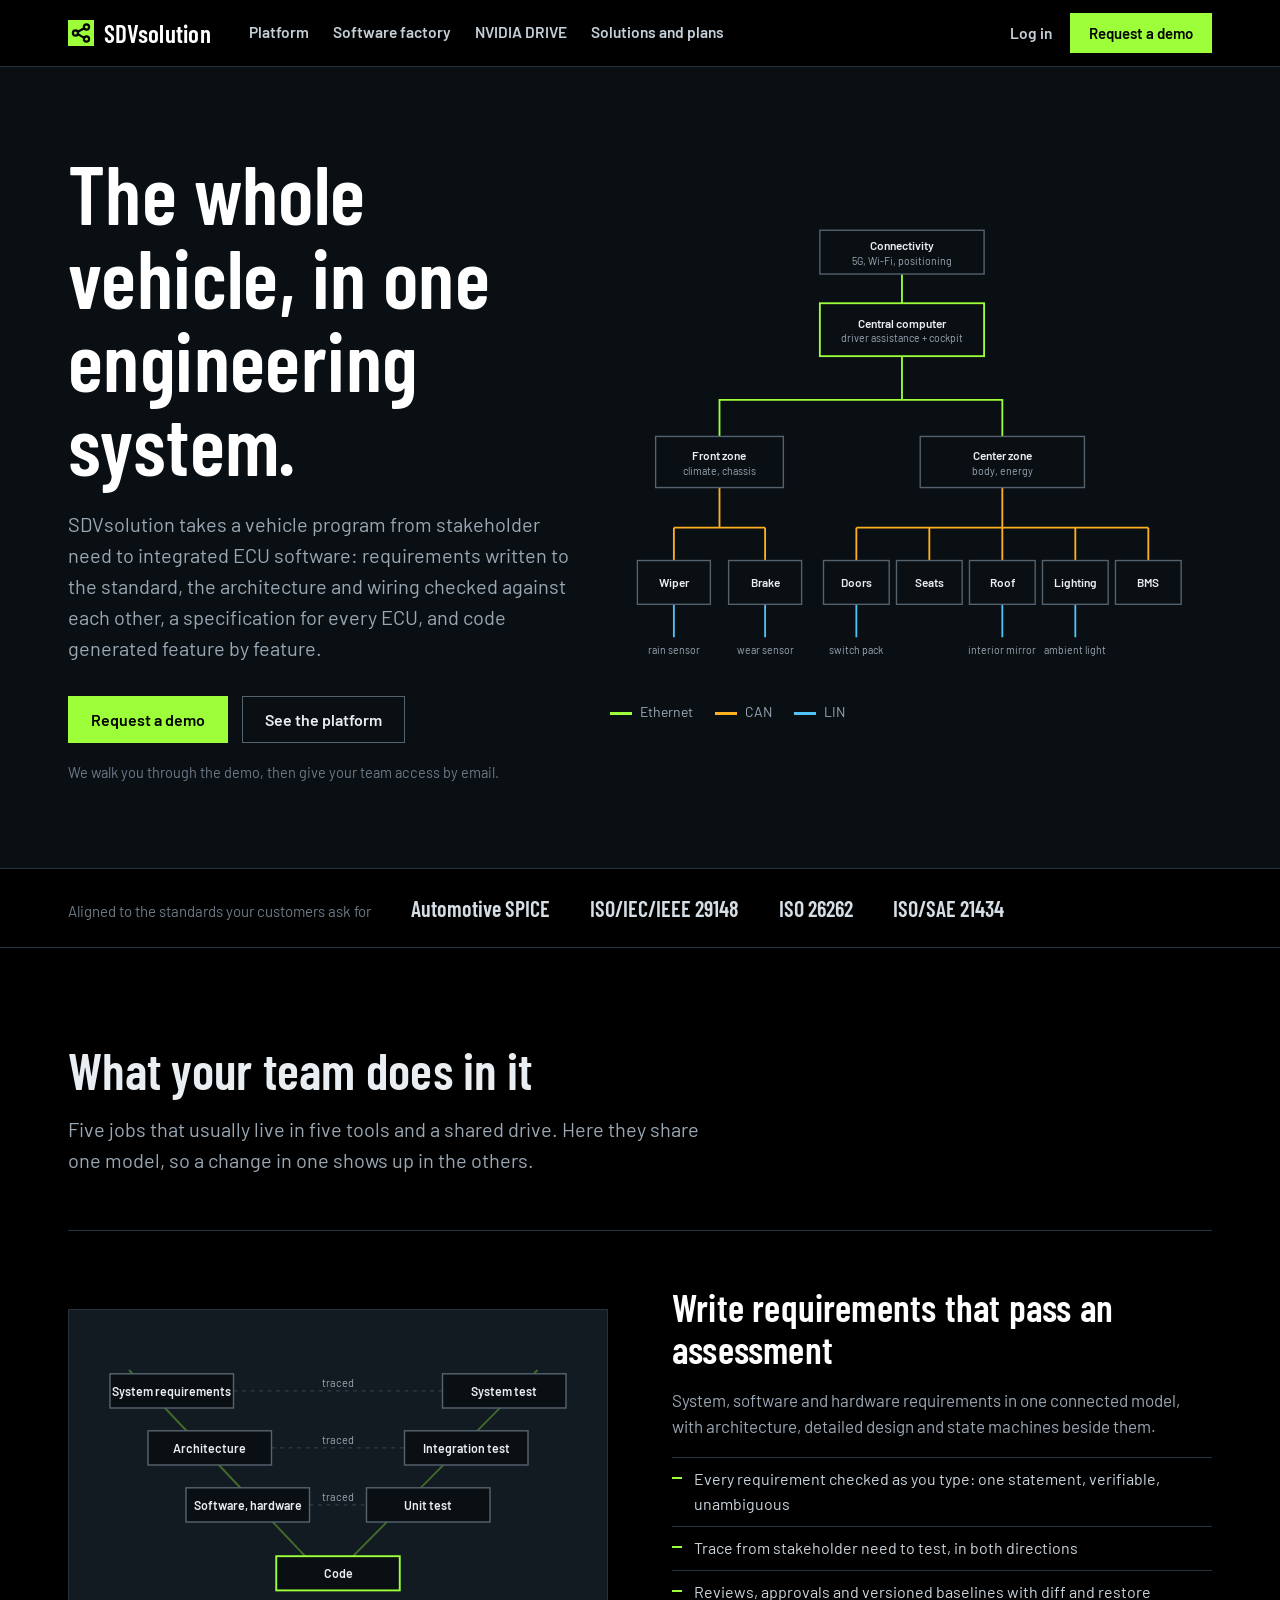
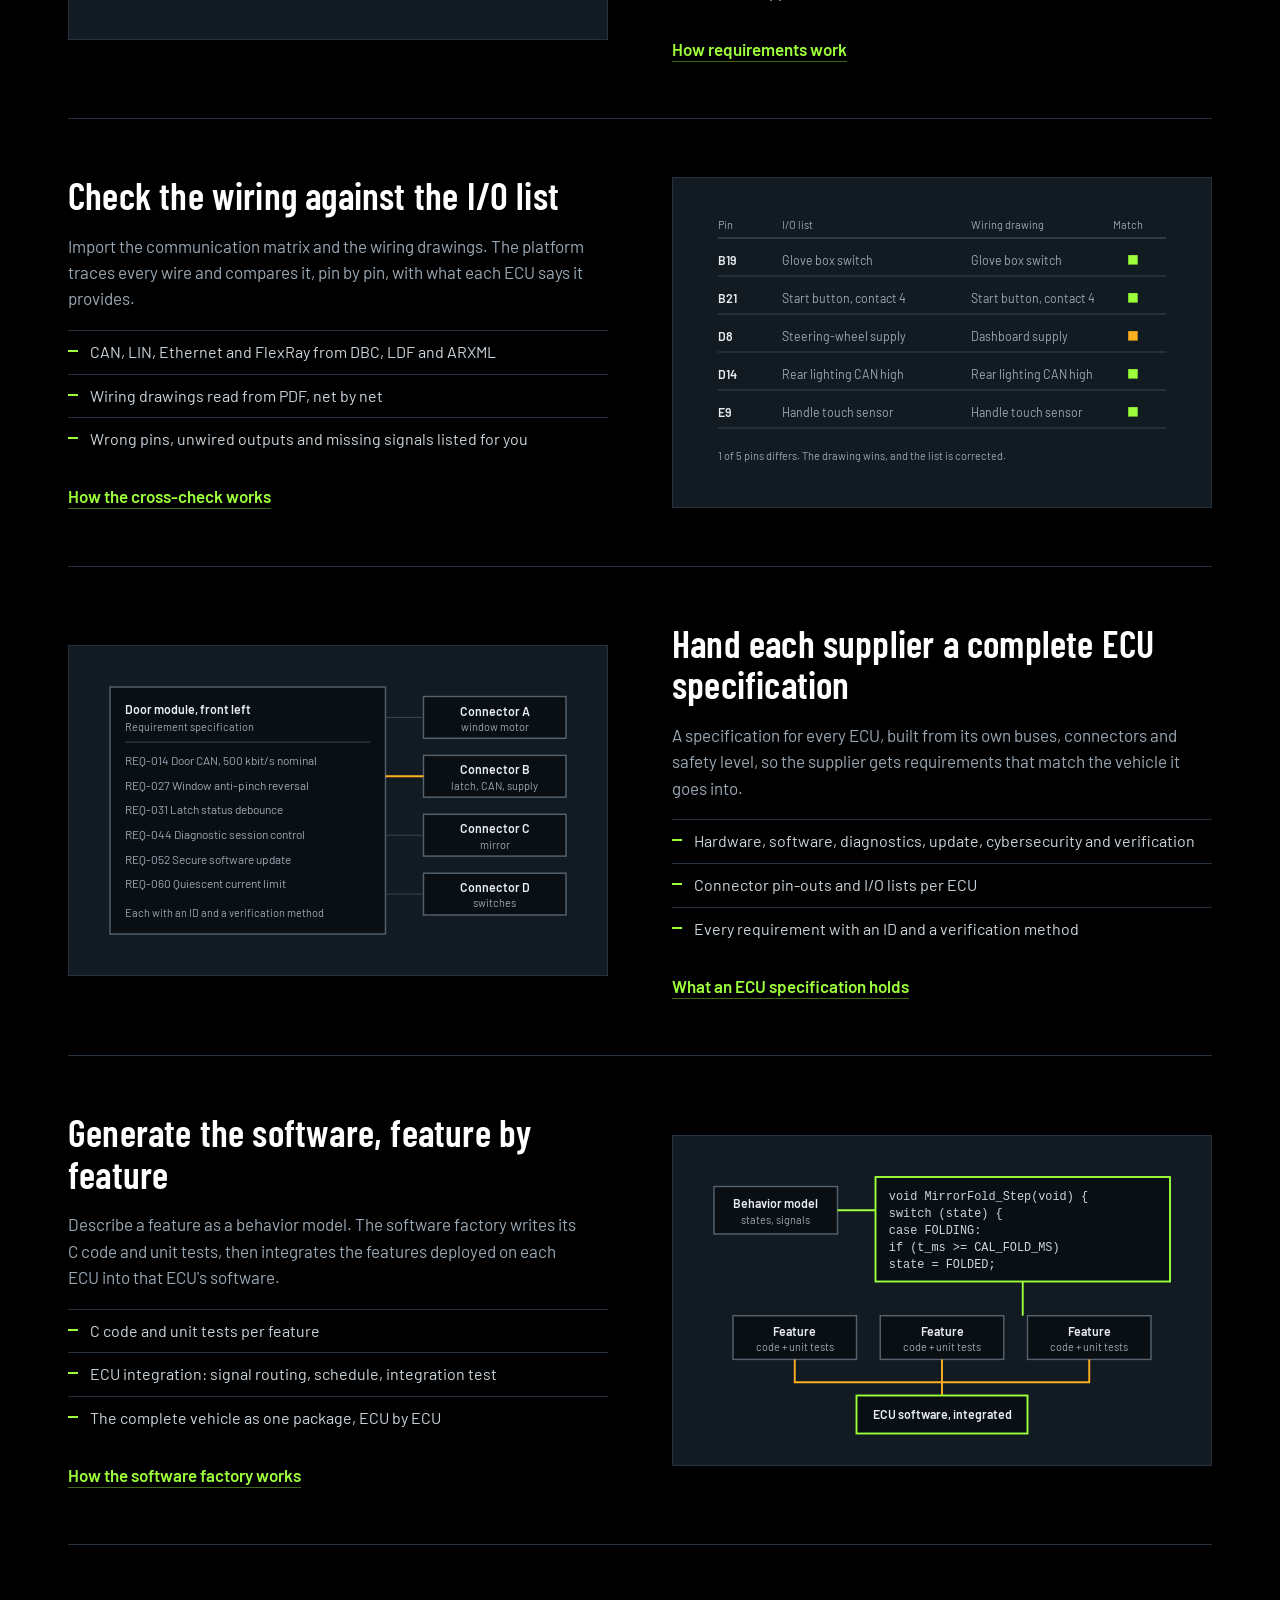
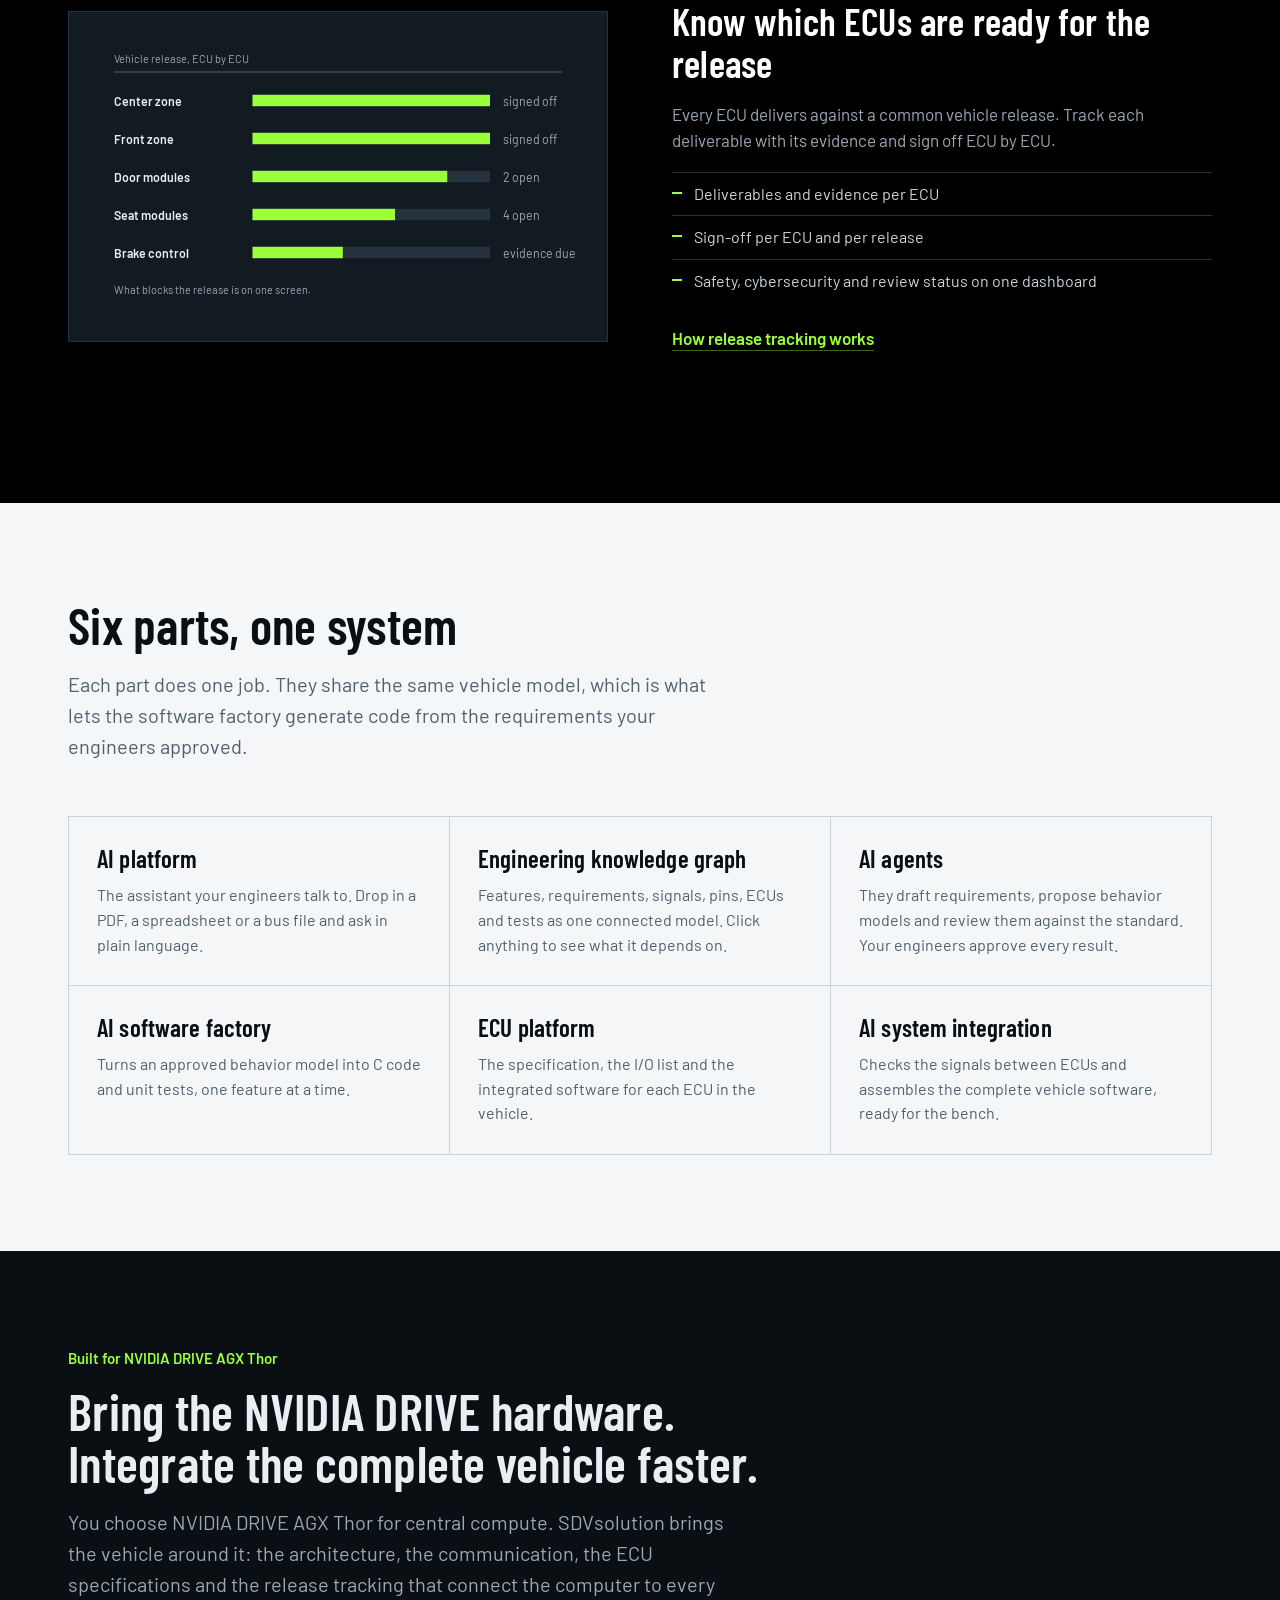
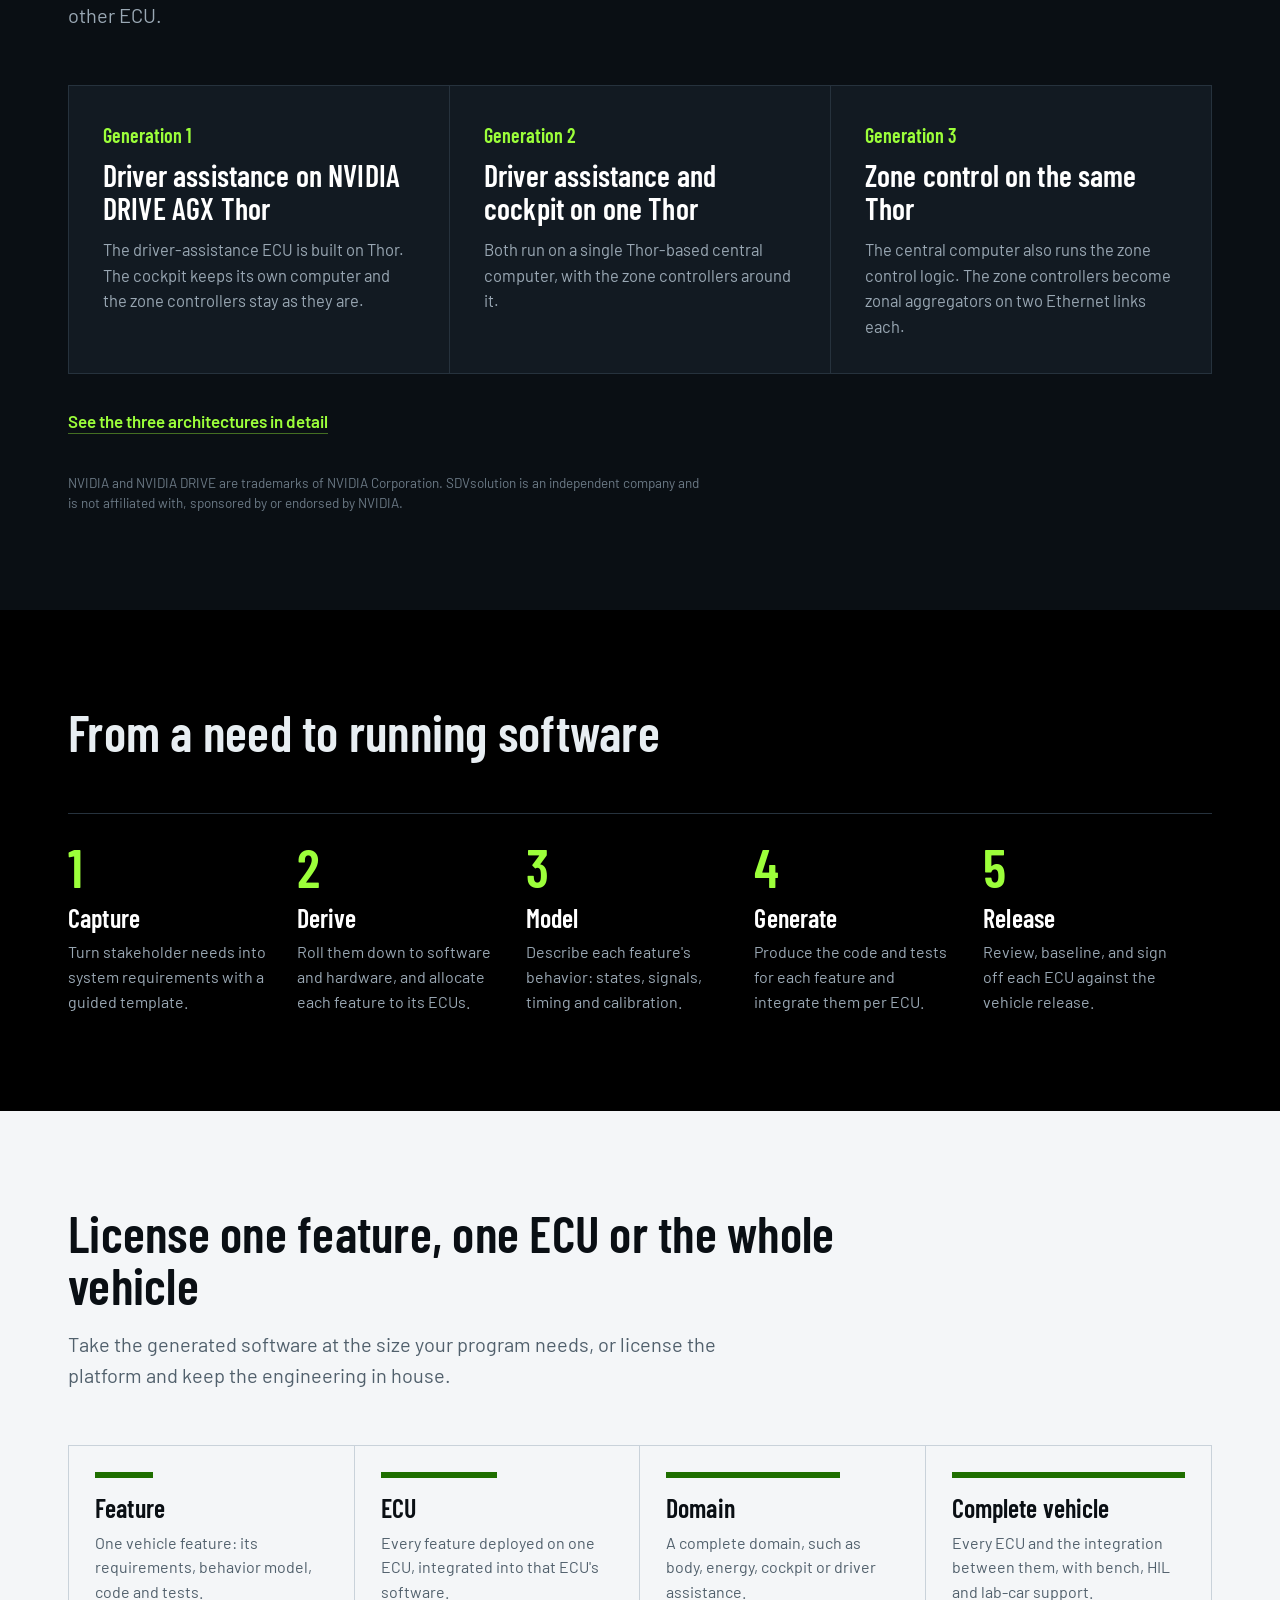
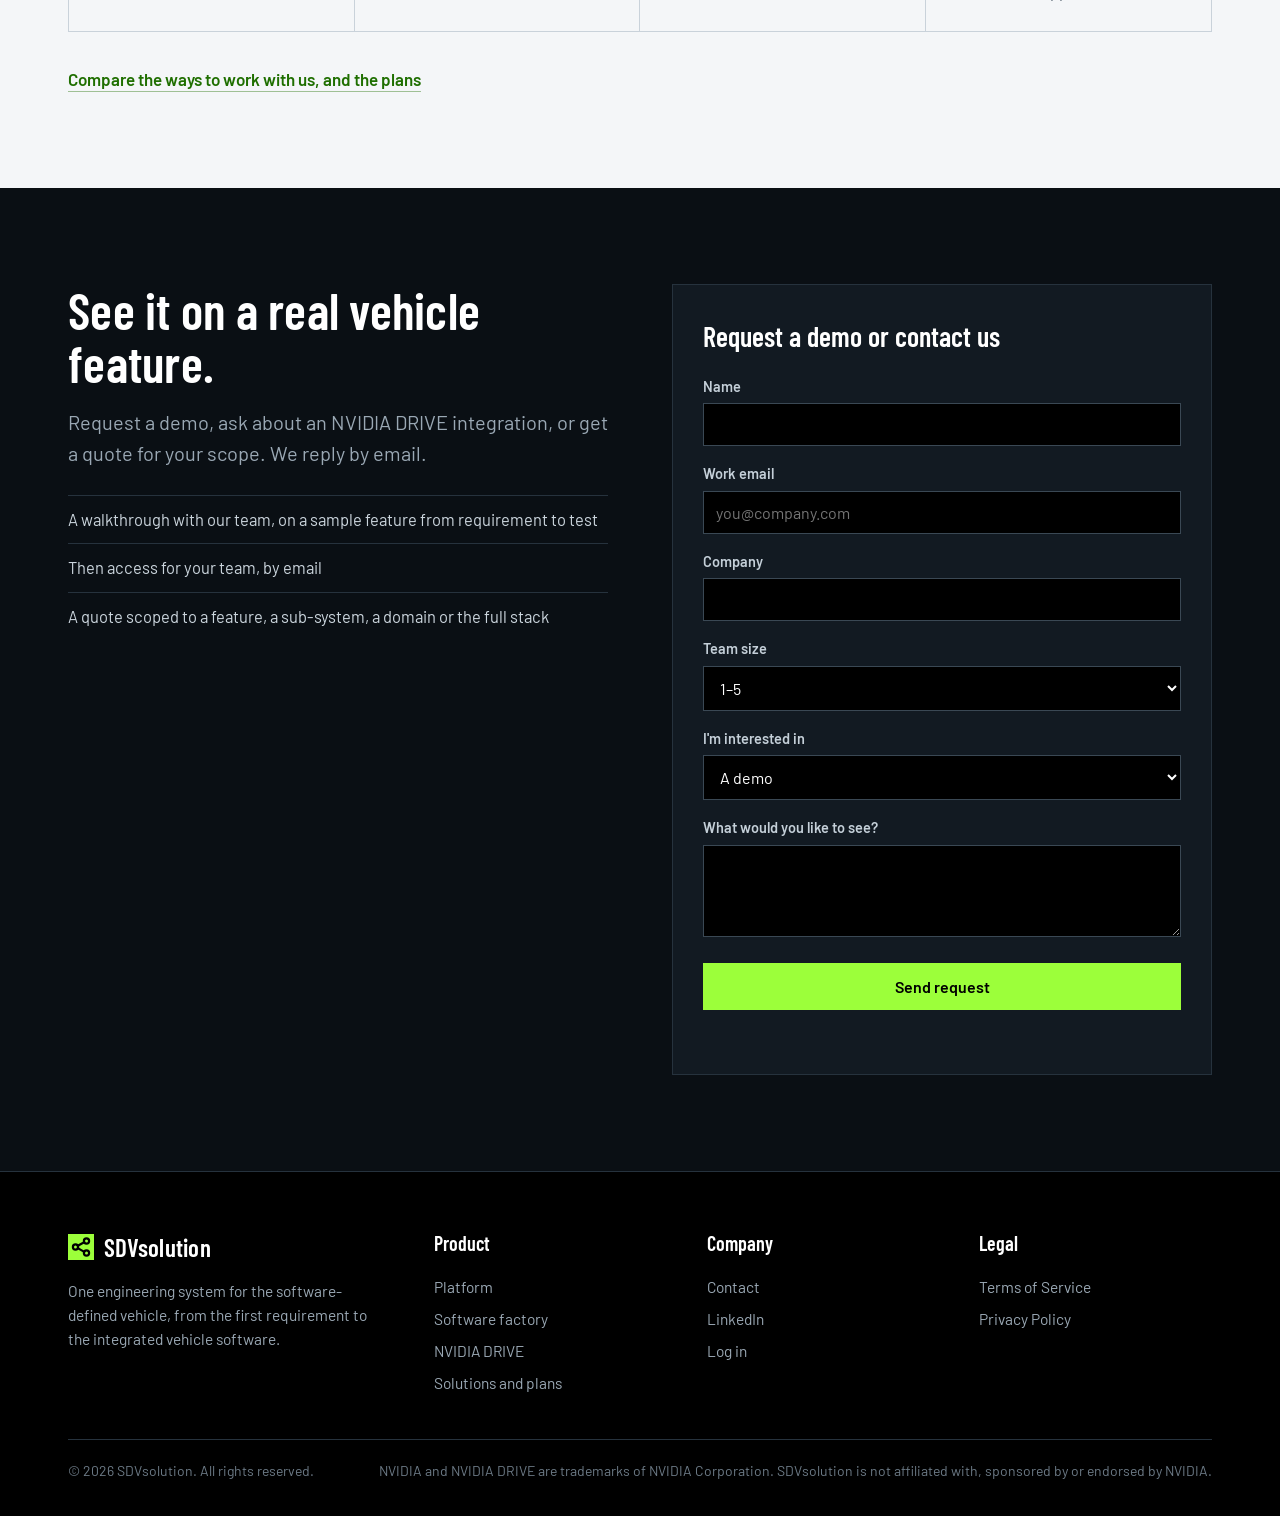
<file: index.html>
<!doctype html>
<html lang="en">
<head>
<meta charset="utf-8" />
<meta name="viewport" content="width=device-width, initial-scale=1" />
<title>SDVsolution: one engineering system for the software-defined vehicle</title>
<meta name="description" content="SDVsolution takes a vehicle program from stakeholder need to integrated ECU software: requirements to Automotive SPICE, architecture and wiring cross-checks, ECU specifications, and code generated per feature, per ECU or for the complete vehicle." />
<link rel="preload" href="assets/fonts/barlow-condensed-latin-600-normal.woff2" as="font" type="font/woff2" crossorigin />
<link rel="icon" href="assets/favicon.svg" type="image/svg+xml" />
<link rel="stylesheet" href="assets/site.css" />
</head>
<body>
<header class="top"><div class="wrap nav">
  <a class="brand" href="#top" ><svg width="26" height="26" viewBox="0 0 26 26" aria-hidden="true"><rect width="26" height="26" fill="#9CFF3A"/><g fill="none" stroke="#000" stroke-width="2.2" stroke-linecap="square"><circle cx="18.5" cy="7" r="2.6"/><circle cx="7.5" cy="13" r="2.6"/><circle cx="18.5" cy="19" r="2.6"/><path d="M9.8 11.8l6.4-3.6M9.8 14.2l6.4 3.6"/></g></svg>SDVsolution</a>
  <nav class="navlinks" aria-label="Main"><a href="platform.html" >Platform</a><a href="software-factory.html" >Software factory</a><a href="nvidia-drive.html" >NVIDIA DRIVE</a><a href="solutions.html" >Solutions and plans</a></nav>
  <div class="nav-cta"><a class="login" href="https://app.sdvsolution.com" >Log in</a><a class="btn btn-lime" href="#demo">Request a demo</a></div>
</div></header>
<a id="top"></a>
<section class="hero"><div class="wrap">
  <div>
    <h1>The whole vehicle, in one engineering system.</h1>
    <p class="lead">SDVsolution takes a vehicle program from stakeholder need to integrated ECU software: requirements written to the standard, the architecture and wiring checked against each other, a specification for every ECU, and code generated feature by feature.</p>
    <div class="cta"><a class="btn btn-lime" href="#demo">Request a demo</a><a class="btn btn-line" href="platform.html" >See the platform</a></div>
    <p class="fine">We walk you through the demo, then give your team access by email.</p>
  </div>
  <div><svg class="topo" viewBox="0 0 660 520" role="img" aria-label="Vehicle topology: a connectivity unit above the central computer, which connects by Ethernet to the front zone and the center zone. The zones reach wiper, brake, door, seat, roof, lighting and battery management units over CAN and LIN.">
  <path class="bus d-eth" d="M320 68V100M320 158V206M320 206H120V246M320 206H430V246"/>
  <path class="bus b2 d-can" d="M120 302V346M70 346H170M70 346V382M170 346V382M430 302V346M270 346H590M270 346V382M350 346V382M430 346V382M510 346V382M590 346V382"/>
  <path class="bus b3 d-lin" d="M70 430V466M170 430V466M270 430V466M430 430V466M510 430V466"/>
  <rect class="d-box" x="230" y="20" width="180" height="48"/><text class="d-t" x="320.0" y="42.0" text-anchor="middle">Connectivity</text><text class="d-s" x="320.0" y="58.0" text-anchor="middle">5G, Wi-Fi, positioning</text>
  <rect class="d-core" x="230" y="100" width="180" height="58"/><text class="d-t" x="320.0" y="127.0" text-anchor="middle">Central computer</text><text class="d-s" x="320.0" y="143.0" text-anchor="middle">driver assistance + cockpit</text>
  <rect class="d-box" x="50" y="246" width="140" height="56"/><text class="d-t" x="120.0" y="272.0" text-anchor="middle">Front zone</text><text class="d-s" x="120.0" y="288.0" text-anchor="middle">climate, chassis</text>
  <rect class="d-box" x="340" y="246" width="180" height="56"/><text class="d-t" x="430.0" y="272.0" text-anchor="middle">Center zone</text><text class="d-s" x="430.0" y="288.0" text-anchor="middle">body, energy</text>
  <rect class="d-box" x="30" y="382" width="80" height="48"/><text class="d-t" x="70.0" y="411.0" text-anchor="middle">Wiper</text><rect class="d-box" x="130" y="382" width="80" height="48"/><text class="d-t" x="170.0" y="411.0" text-anchor="middle">Brake</text>
  <rect class="d-box" x="234" y="382" width="72" height="48"/><text class="d-t" x="270.0" y="411.0" text-anchor="middle">Doors</text><rect class="d-box" x="314" y="382" width="72" height="48"/><text class="d-t" x="350.0" y="411.0" text-anchor="middle">Seats</text><rect class="d-box" x="394" y="382" width="72" height="48"/><text class="d-t" x="430.0" y="411.0" text-anchor="middle">Roof</text><rect class="d-box" x="474" y="382" width="72" height="48"/><text class="d-t" x="510.0" y="411.0" text-anchor="middle">Lighting</text><rect class="d-box" x="554" y="382" width="72" height="48"/><text class="d-t" x="590.0" y="411.0" text-anchor="middle">BMS</text>
  <g class="d-s" text-anchor="middle"><text x="70" y="484">rain sensor</text><text x="170" y="484">wear sensor</text><text x="270" y="484">switch pack</text><text x="430" y="484">interior mirror</text><text x="510" y="484">ambient light</text></g>
</svg>
<div class="legend"><span><i style="background:var(--lime)"></i>Ethernet</span><span><i style="background:var(--can)"></i>CAN</span><span><i style="background:var(--lin)"></i>LIN</span></div></div>
</div></section>

<div class="strip"><div class="wrap"><span>Aligned to the standards your customers ask for</span><b>Automotive SPICE</b><b>ISO/IEC/IEEE 29148</b><b>ISO 26262</b><b>ISO/SAE 21434</b></div></div>

<section class="band band-black" id="work"><div class="wrap">
  <div class="head"><h2>What your team does in it</h2><p class="lead">Five jobs that usually live in five tools and a shared drive. Here they share one model, so a change in one shows up in the others.</p></div>
  <div class="row"><figure class="art"><svg viewBox="0 0 520 300" role="img" aria-label="The V-model: stakeholder needs, system, software and hardware requirements going down the left side, and unit, integration and system tests coming up the right, each level traced across.">
  <path class="d-thin" d="M150 62H370M190 122H330M230 182H290" stroke-dasharray="4 5"/>
  <path class="d-wire d-eth" d="M40 40L250 262L470 40" opacity=".35"/>
  <rect class="d-box" x="20" y="44" width="130" height="36"/><text class="d-t" x="85.0" y="67.0" text-anchor="middle">System requirements</text><rect class="d-box" x="370" y="44" width="130" height="36"/><text class="d-t" x="435.0" y="67.0" text-anchor="middle">System test</text>
  <rect class="d-box" x="60" y="104" width="130" height="36"/><text class="d-t" x="125.0" y="127.0" text-anchor="middle">Architecture</text><rect class="d-box" x="330" y="104" width="130" height="36"/><text class="d-t" x="395.0" y="127.0" text-anchor="middle">Integration test</text>
  <rect class="d-box" x="100" y="164" width="130" height="36"/><text class="d-t" x="165.0" y="187.0" text-anchor="middle">Software, hardware</text><rect class="d-box" x="290" y="164" width="130" height="36"/><text class="d-t" x="355.0" y="187.0" text-anchor="middle">Unit test</text>
  <rect class="d-core" x="195" y="236" width="130" height="36"/><text class="d-t" x="260.0" y="259.0" text-anchor="middle">Code</text>
  <g class="d-s" text-anchor="middle"><text x="260" y="58">traced</text><text x="260" y="118">traced</text><text x="260" y="178">traced</text></g>
</svg></figure><div><h3>Write requirements that pass an assessment</h3><p>System, software and hardware requirements in one connected model, with architecture, detailed design and state machines beside them.</p><ul><li>Every requirement checked as you type: one statement, verifiable, unambiguous</li><li>Trace from stakeholder need to test, in both directions</li><li>Reviews, approvals and versioned baselines with diff and restore</li></ul><a class="more" href="platform.html#requirements" >How requirements work</a></div></div>
  <div class="row flip"><figure class="art"><svg viewBox="0 0 520 300" role="img" aria-label="A pin table comparing the I/O list with the wiring drawing, pin by pin. One pin is flagged because the drawing puts the signal on a different pin.">
  <text class="d-s" x="24" y="30">Pin</text><text class="d-s" x="92" y="30">I/O list</text><text class="d-s" x="290" y="30">Wiring drawing</text><text class="d-s" x="440" y="30">Match</text>
  <path d="M24 40H496" stroke="#55636f" fill="none"/>
  <text class="d-t" x="24" y="68">B19</text><text class="d-s" x="92" y="68" style="font-size:13px">Glove box switch</text><text class="d-s" x="290" y="68" style="font-size:13px">Glove box switch</text><rect class="d-ok" x="456" y="58" width="10" height="10"/><path class="d-thin" d="M24 80H496"/>
  <text class="d-t" x="24" y="108">B21</text><text class="d-s" x="92" y="108" style="font-size:13px">Start button, contact 4</text><text class="d-s" x="290" y="108" style="font-size:13px">Start button, contact 4</text><rect class="d-ok" x="456" y="98" width="10" height="10"/><path class="d-thin" d="M24 120H496"/>
  <text class="d-t" x="24" y="148">D8</text><text class="d-s" x="92" y="148" style="font-size:13px">Steering-wheel supply</text><text class="d-s" x="290" y="148" style="font-size:13px">Dashboard supply</text><rect x="456" y="138" width="10" height="10" fill="#FFB020"/><path class="d-thin" d="M24 160H496"/>
  <text class="d-t" x="24" y="188">D14</text><text class="d-s" x="92" y="188" style="font-size:13px">Rear lighting CAN high</text><text class="d-s" x="290" y="188" style="font-size:13px">Rear lighting CAN high</text><rect class="d-ok" x="456" y="178" width="10" height="10"/><path class="d-thin" d="M24 200H496"/>
  <text class="d-t" x="24" y="228">E9</text><text class="d-s" x="92" y="228" style="font-size:13px">Handle touch sensor</text><text class="d-s" x="290" y="228" style="font-size:13px">Handle touch sensor</text><rect class="d-ok" x="456" y="218" width="10" height="10"/><path class="d-thin" d="M24 240H496"/>
  <text class="d-s" x="24" y="274">1 of 5 pins differs. The drawing wins, and the list is corrected.</text>
</svg></figure><div><h3>Check the wiring against the I/O list</h3><p>Import the communication matrix and the wiring drawings. The platform traces every wire and compares it, pin by pin, with what each ECU says it provides.</p><ul><li>CAN, LIN, Ethernet and FlexRay from DBC, LDF and ARXML</li><li>Wiring drawings read from PDF, net by net</li><li>Wrong pins, unwired outputs and missing signals listed for you</li></ul><a class="more" href="platform.html#architecture" >How the cross-check works</a></div></div>
  <div class="row"><figure class="art"><svg viewBox="0 0 520 300" role="img" aria-label="An ECU specification sheet with numbered requirements, each with a verification method, next to the ECU's connectors and buses.">
  <rect class="d-box" x="20" y="20" width="290" height="260"/>
  <text class="d-t" x="36" y="48">Door module, front left</text><text class="d-s" x="36" y="66">Requirement specification</text>
  <path class="d-thin" d="M36 78H294"/>
  <g class="d-s" style="font-size:12.5px"><text x="36" y="102">REQ-014  Door CAN, 500 kbit/s nominal</text><text x="36" y="128">REQ-027  Window anti-pinch reversal</text><text x="36" y="154">REQ-031  Latch status debounce</text><text x="36" y="180">REQ-044  Diagnostic session control</text><text x="36" y="206">REQ-052  Secure software update</text><text x="36" y="232">REQ-060  Quiescent current limit</text></g>
  <g class="d-s"><text x="36" y="262">Each with an ID and a verification method</text></g>
  <rect class="d-box" x="350" y="30" width="150" height="44"/><text class="d-t" x="425.0" y="50.0" text-anchor="middle">Connector A</text><text class="d-s" x="425.0" y="66.0" text-anchor="middle">window motor</text><rect class="d-box" x="350" y="92" width="150" height="44"/><text class="d-t" x="425.0" y="112.0" text-anchor="middle">Connector B</text><text class="d-s" x="425.0" y="128.0" text-anchor="middle">latch, CAN, supply</text><rect class="d-box" x="350" y="154" width="150" height="44"/><text class="d-t" x="425.0" y="174.0" text-anchor="middle">Connector C</text><text class="d-s" x="425.0" y="190.0" text-anchor="middle">mirror</text><rect class="d-box" x="350" y="216" width="150" height="44"/><text class="d-t" x="425.0" y="236.0" text-anchor="middle">Connector D</text><text class="d-s" x="425.0" y="252.0" text-anchor="middle">switches</text>
  <path class="d-wire d-can" d="M310 114H350"/><path class="d-thin" d="M310 52H350M310 176H350M310 238H350"/>
</svg></figure><div><h3>Hand each supplier a complete ECU specification</h3><p>A specification for every ECU, built from its own buses, connectors and safety level, so the supplier gets requirements that match the vehicle it goes into.</p><ul><li>Hardware, software, diagnostics, update, cybersecurity and verification</li><li>Connector pin-outs and I/O lists per ECU</li><li>Every requirement with an ID and a verification method</li></ul><a class="more" href="platform.html#ecu" >What an ECU specification holds</a></div></div>
  <div class="row flip"><figure class="art"><svg viewBox="0 0 520 300" role="img" aria-label="A behavior model becomes C code and unit tests for one feature. The features deployed on one ECU are integrated into that ECU's software, and the ECUs into the vehicle package.">
  <rect class="d-box" x="20" y="30" width="130" height="50"/><text class="d-t" x="85.0" y="53.0" text-anchor="middle">Behavior model</text><text class="d-s" x="85.0" y="69.0" text-anchor="middle">states, signals</text>
  <path class="d-wire d-eth" d="M150 55H190"/>
  <rect class="d-core" x="190" y="20" width="310" height="110"/>
  <g class="d-code" xml:space="preserve"><text x="204" y="44">void MirrorFold_Step(void) {</text><text x="204" y="62">  switch (state) {</text><text x="204" y="80">    case FOLDING:</text><text x="204" y="98">      if (t_ms &gt;= CAL_FOLD_MS)</text><text x="204" y="116">        state = FOLDED;</text></g>
  <path class="d-wire d-eth" d="M345 130V166"/>
  <rect class="d-box" x="40" y="166" width="130" height="46"/><text class="d-t" x="105.0" y="187.0" text-anchor="middle">Feature</text><text class="d-s" x="105.0" y="203.0" text-anchor="middle">code + unit tests</text><rect class="d-box" x="195" y="166" width="130" height="46"/><text class="d-t" x="260.0" y="187.0" text-anchor="middle">Feature</text><text class="d-s" x="260.0" y="203.0" text-anchor="middle">code + unit tests</text><rect class="d-box" x="350" y="166" width="130" height="46"/><text class="d-t" x="415.0" y="187.0" text-anchor="middle">Feature</text><text class="d-s" x="415.0" y="203.0" text-anchor="middle">code + unit tests</text>
  <path class="d-wire d-can" d="M105 212V236H415V212M260 212V236M260 236V250"/>
  <rect class="d-core" x="170" y="250" width="180" height="40"/><text class="d-t" x="260.0" y="275.0" text-anchor="middle">ECU software, integrated</text>
</svg></figure><div><h3>Generate the software, feature by feature</h3><p>Describe a feature as a behavior model. The software factory writes its C code and unit tests, then integrates the features deployed on each ECU into that ECU's software.</p><ul><li>C code and unit tests per feature</li><li>ECU integration: signal routing, schedule, integration test</li><li>The complete vehicle as one package, ECU by ECU</li></ul><a class="more" href="software-factory.html" >How the software factory works</a></div></div>
  <div class="row"><figure class="art"><svg viewBox="0 0 520 300" role="img" aria-label="A release board listing each ECU with how much of its software delivery is signed off for the vehicle release.">
  <text class="d-s" x="24" y="30">Vehicle release, ECU by ECU</text><path d="M24 40H496" stroke="#55636f" fill="none"/>
  <text class="d-t" x="24" y="76">Center zone</text><rect x="170" y="64" width="250" height="12" fill="#26323D"/><rect class="d-ok" x="170" y="64" width="250" height="12"/><text class="d-s" x="434" y="76" style="font-size:13px">signed off</text><text class="d-t" x="24" y="116">Front zone</text><rect x="170" y="104" width="250" height="12" fill="#26323D"/><rect class="d-ok" x="170" y="104" width="250" height="12"/><text class="d-s" x="434" y="116" style="font-size:13px">signed off</text><text class="d-t" x="24" y="156">Door modules</text><rect x="170" y="144" width="250" height="12" fill="#26323D"/><rect class="d-ok" x="170" y="144" width="205" height="12"/><text class="d-s" x="434" y="156" style="font-size:13px">2 open</text><text class="d-t" x="24" y="196">Seat modules</text><rect x="170" y="184" width="250" height="12" fill="#26323D"/><rect class="d-ok" x="170" y="184" width="150" height="12"/><text class="d-s" x="434" y="196" style="font-size:13px">4 open</text><text class="d-t" x="24" y="236">Brake control</text><rect x="170" y="224" width="250" height="12" fill="#26323D"/><rect class="d-ok" x="170" y="224" width="95" height="12"/><text class="d-s" x="434" y="236" style="font-size:13px">evidence due</text>
  <text class="d-s" x="24" y="274">What blocks the release is on one screen.</text>
</svg></figure><div><h3>Know which ECUs are ready for the release</h3><p>Every ECU delivers against a common vehicle release. Track each deliverable with its evidence and sign off ECU by ECU.</p><ul><li>Deliverables and evidence per ECU</li><li>Sign-off per ECU and per release</li><li>Safety, cybersecurity and review status on one dashboard</li></ul><a class="more" href="platform.html#release" >How release tracking works</a></div></div>
</div></section>

<section class="band on-paper" id="parts"><div class="wrap">
  <div class="head"><h2>Six parts, one system</h2><p class="lead">Each part does one job. They share the same vehicle model, which is what lets the software factory generate code from the requirements your engineers approved.</p></div>
  <div class="blocks">
    <div class="block"><h3>AI platform</h3><p>The assistant your engineers talk to. Drop in a PDF, a spreadsheet or a bus file and ask in plain language.</p></div>
    <div class="block"><h3>Engineering knowledge graph</h3><p>Features, requirements, signals, pins, ECUs and tests as one connected model. Click anything to see what it depends on.</p></div>
    <div class="block"><h3>AI agents</h3><p>They draft requirements, propose behavior models and review them against the standard. Your engineers approve every result.</p></div>
    <div class="block"><h3>AI software factory</h3><p>Turns an approved behavior model into C code and unit tests, one feature at a time.</p></div>
    <div class="block"><h3>ECU platform</h3><p>The specification, the I/O list and the integrated software for each ECU in the vehicle.</p></div>
    <div class="block"><h3>AI system integration</h3><p>Checks the signals between ECUs and assembles the complete vehicle software, ready for the bench.</p></div>
  </div>
</div></section>

<section class="band band-ink" id="nvidia"><div class="wrap">
  <div class="head"><p class="kicker">Built for NVIDIA DRIVE AGX Thor</p><h2>Bring the NVIDIA DRIVE hardware. Integrate the complete vehicle faster.</h2><p class="lead">You choose NVIDIA DRIVE AGX Thor for central compute. SDVsolution brings the vehicle around it: the architecture, the communication, the ECU specifications and the release tracking that connect the computer to every other ECU.</p></div>
  <div class="gens">
    <div class="gen"><div class="tag">Generation 1</div><h3>Driver assistance on NVIDIA DRIVE AGX Thor</h3><p>The driver-assistance ECU is built on Thor. The cockpit keeps its own computer and the zone controllers stay as they are.</p></div>
    <div class="gen"><div class="tag">Generation 2</div><h3>Driver assistance and cockpit on one Thor</h3><p>Both run on a single Thor-based central computer, with the zone controllers around it.</p></div>
    <div class="gen"><div class="tag">Generation 3</div><h3>Zone control on the same Thor</h3><p>The central computer also runs the zone control logic. The zone controllers become zonal aggregators on two Ethernet links each.</p></div>
  </div>
  <p style="margin-top:34px"><a class="more" href="nvidia-drive.html" >See the three architectures in detail</a></p>
  <p class="legal">NVIDIA and NVIDIA DRIVE are trademarks of NVIDIA Corporation. SDVsolution is an independent company and is not affiliated with, sponsored by or endorsed by NVIDIA.</p>
</div></section>

<section class="band band-black" id="flow"><div class="wrap">
  <div class="head"><h2>From a need to running software</h2></div>
  <div class="steps five">
    <div class="step"><h3>Capture</h3><p>Turn stakeholder needs into system requirements with a guided template.</p></div>
    <div class="step"><h3>Derive</h3><p>Roll them down to software and hardware, and allocate each feature to its ECUs.</p></div>
    <div class="step"><h3>Model</h3><p>Describe each feature's behavior: states, signals, timing and calibration.</p></div>
    <div class="step"><h3>Generate</h3><p>Produce the code and tests for each feature and integrate them per ECU.</p></div>
    <div class="step"><h3>Release</h3><p>Review, baseline, and sign off each ECU against the vehicle release.</p></div>
  </div>
</div></section>

<section class="band on-paper" id="solutions"><div class="wrap">
  <div class="head"><h2>License one feature, one ECU or the whole vehicle</h2><p class="lead">Take the generated software at the size your program needs, or license the platform and keep the engineering in house.</p></div>
  <div class="scopes">
    <div class="scope"><div class="bar" style="width:25%"></div><h3>Feature</h3><p>One vehicle feature: its requirements, behavior model, code and tests.</p></div>
    <div class="scope"><div class="bar" style="width:50%"></div><h3>ECU</h3><p>Every feature deployed on one ECU, integrated into that ECU's software.</p></div>
    <div class="scope"><div class="bar" style="width:75%"></div><h3>Domain</h3><p>A complete domain, such as body, energy, cockpit or driver assistance.</p></div>
    <div class="scope"><div class="bar" style="width:100%"></div><h3>Complete vehicle</h3><p>Every ECU and the integration between them, with bench, HIL and lab-car support.</p></div>
  </div>
  <p style="margin-top:34px"><a class="more" href="solutions.html" >Compare the ways to work with us, and the plans</a></p>
</div></section>
<section class="band band-ink" id="demo"><div class="wrap contact">
  <div>
    <h2>See it on a real vehicle feature.</h2>
    <p class="lead">Request a demo, ask about an NVIDIA DRIVE integration, or get a quote for your scope. We reply by email.</p>
    <ul class="pts">
      <li>A walkthrough with our team, on a sample feature from requirement to test</li>
      <li>Then access for your team, by email</li>
      <li>A quote scoped to a feature, a sub-system, a domain or the full stack</li>
    </ul>
  </div>
  <form class="demo" id="demoForm" action="https://formspree.io/f/xljrqwaw" method="POST">
    <div class="ttl">Request a demo or contact us</div>
    <label for="df-name">Name</label><input id="df-name" name="name" required autocomplete="name" />
    <label for="df-email">Work email</label><input id="df-email" type="email" name="email" required autocomplete="email" placeholder="you@company.com" />
    <label for="df-company">Company</label><input id="df-company" name="company" autocomplete="organization" />
    <label for="df-team">Team size</label><select id="df-team" name="team_size"><option>1–5</option><option>6–20</option><option>21–100</option><option>100+</option></select>
    <label for="df-interest">I'm interested in</label><select id="df-interest" name="interest"><option>A demo</option><option>NVIDIA DRIVE AGX Thor integration</option><option>Generated software for a feature</option><option>Generated software for an ECU</option><option>The complete vehicle software</option><option>A license for a sub-system or domain</option><option>A tool license</option><option>Something else</option></select>
    <label for="df-msg">What would you like to see?</label><textarea id="df-msg" name="message"></textarea>
    <input type="hidden" name="_subject" value="SDVsolution contact request" />
    <input type="text" name="_gotcha" style="display:none" tabindex="-1" autocomplete="off" />
    <button class="btn btn-lime" type="submit">Send request</button>
    <div class="status" id="demoStatus" role="status" aria-live="polite"></div>
  </form>
</div></section>
<footer><div class="wrap">
  <div class="fgrid">
    <div><div class="brand" style="margin-bottom:12px"><svg width="26" height="26" viewBox="0 0 26 26" aria-hidden="true"><rect width="26" height="26" fill="#9CFF3A"/><g fill="none" stroke="#000" stroke-width="2.2" stroke-linecap="square"><circle cx="18.5" cy="7" r="2.6"/><circle cx="7.5" cy="13" r="2.6"/><circle cx="18.5" cy="19" r="2.6"/><path d="M9.8 11.8l6.4-3.6M9.8 14.2l6.4 3.6"/></g></svg>SDVsolution</div><p style="max-width:34ch">One engineering system for the software-defined vehicle, from the first requirement to the integrated vehicle software.</p></div>
    <div><h4>Product</h4><a href="platform.html" >Platform</a><a href="software-factory.html" >Software factory</a><a href="nvidia-drive.html" >NVIDIA DRIVE</a><a href="solutions.html" >Solutions and plans</a></div>
    <div><h4>Company</h4><a href="#demo">Contact</a><a href="https://www.linkedin.com/company/sdvsolution/" target="_blank" rel="noopener">LinkedIn</a><a href="https://app.sdvsolution.com" >Log in</a></div>
    <div><h4>Legal</h4><a href="terms.html" >Terms of Service</a><a href="privacy.html" >Privacy Policy</a></div>
  </div>
  <div class="fbot"><span>© 2026 SDVsolution. All rights reserved.</span><span>NVIDIA and NVIDIA DRIVE are trademarks of NVIDIA Corporation. SDVsolution is not affiliated with, sponsored by or endorsed by NVIDIA.</span></div>
</div></footer>
<script src="assets/site.js"></script>
</body>
</html>
</file>
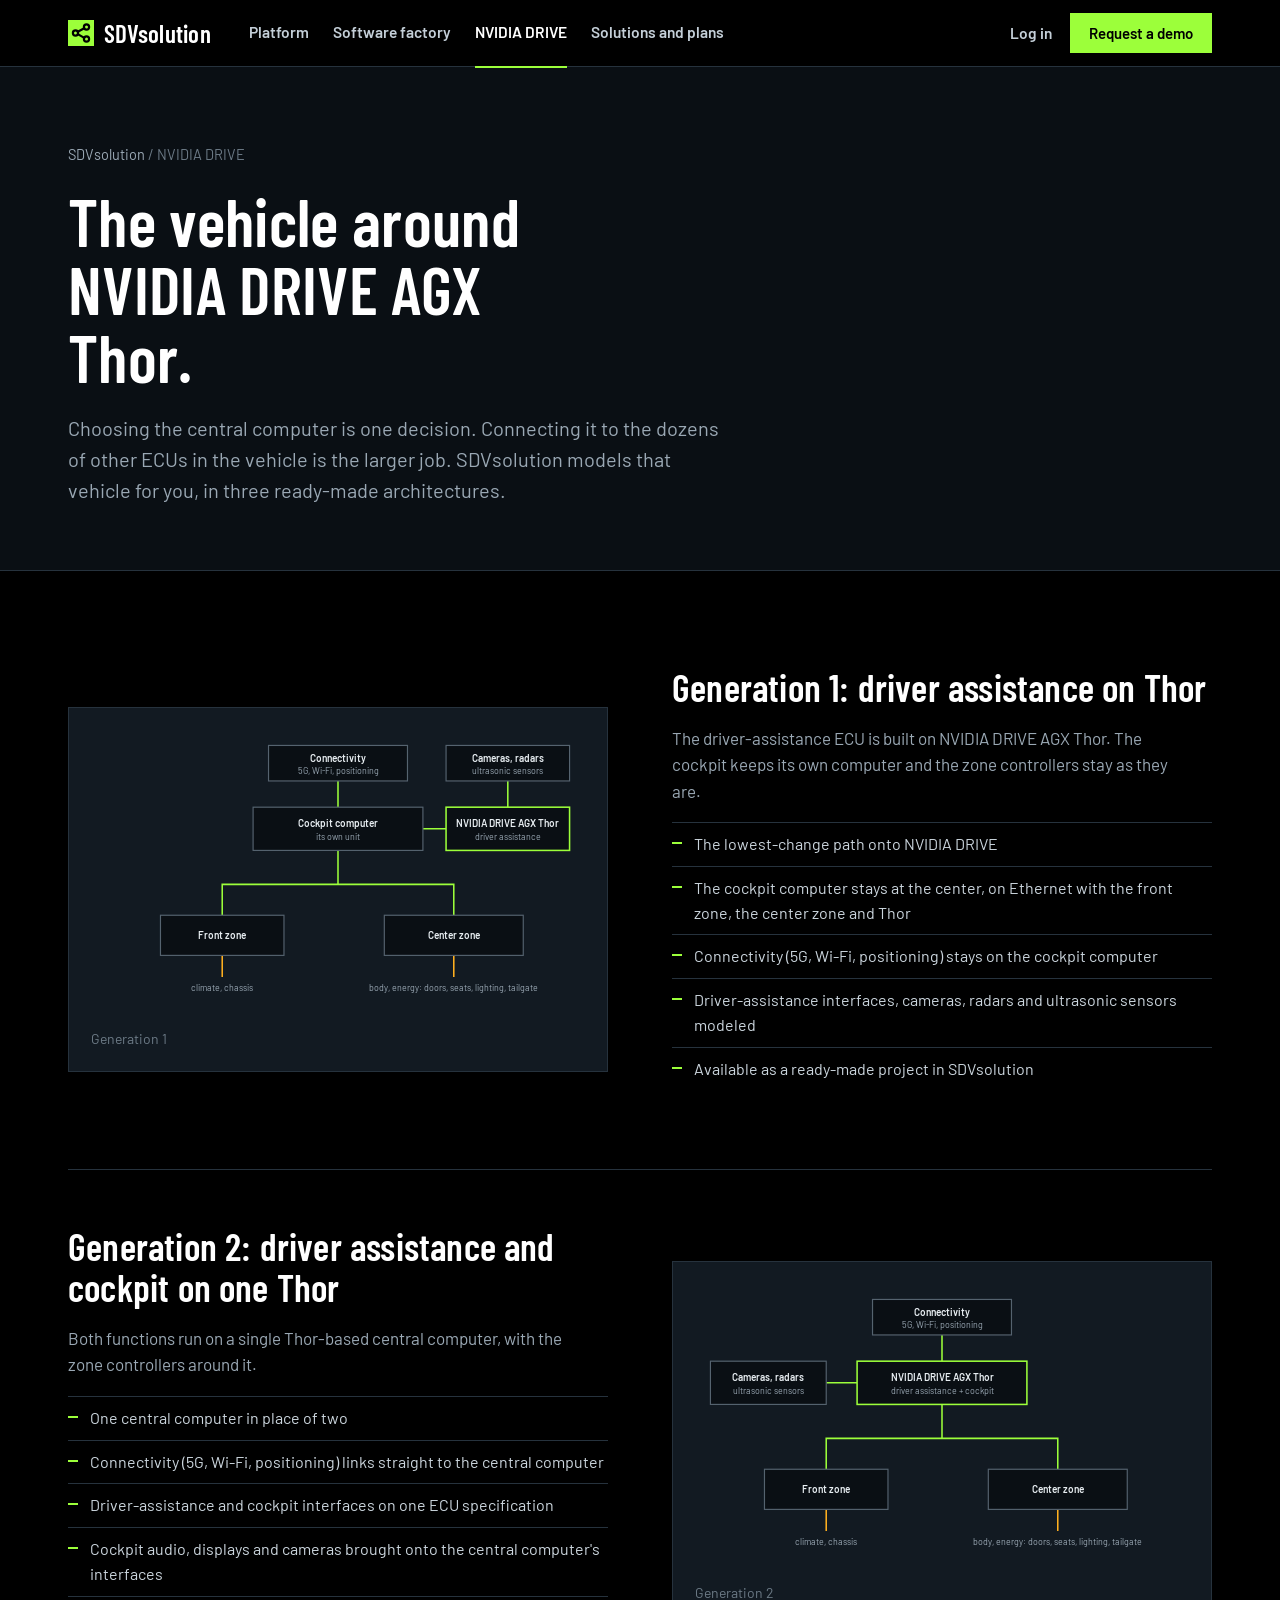
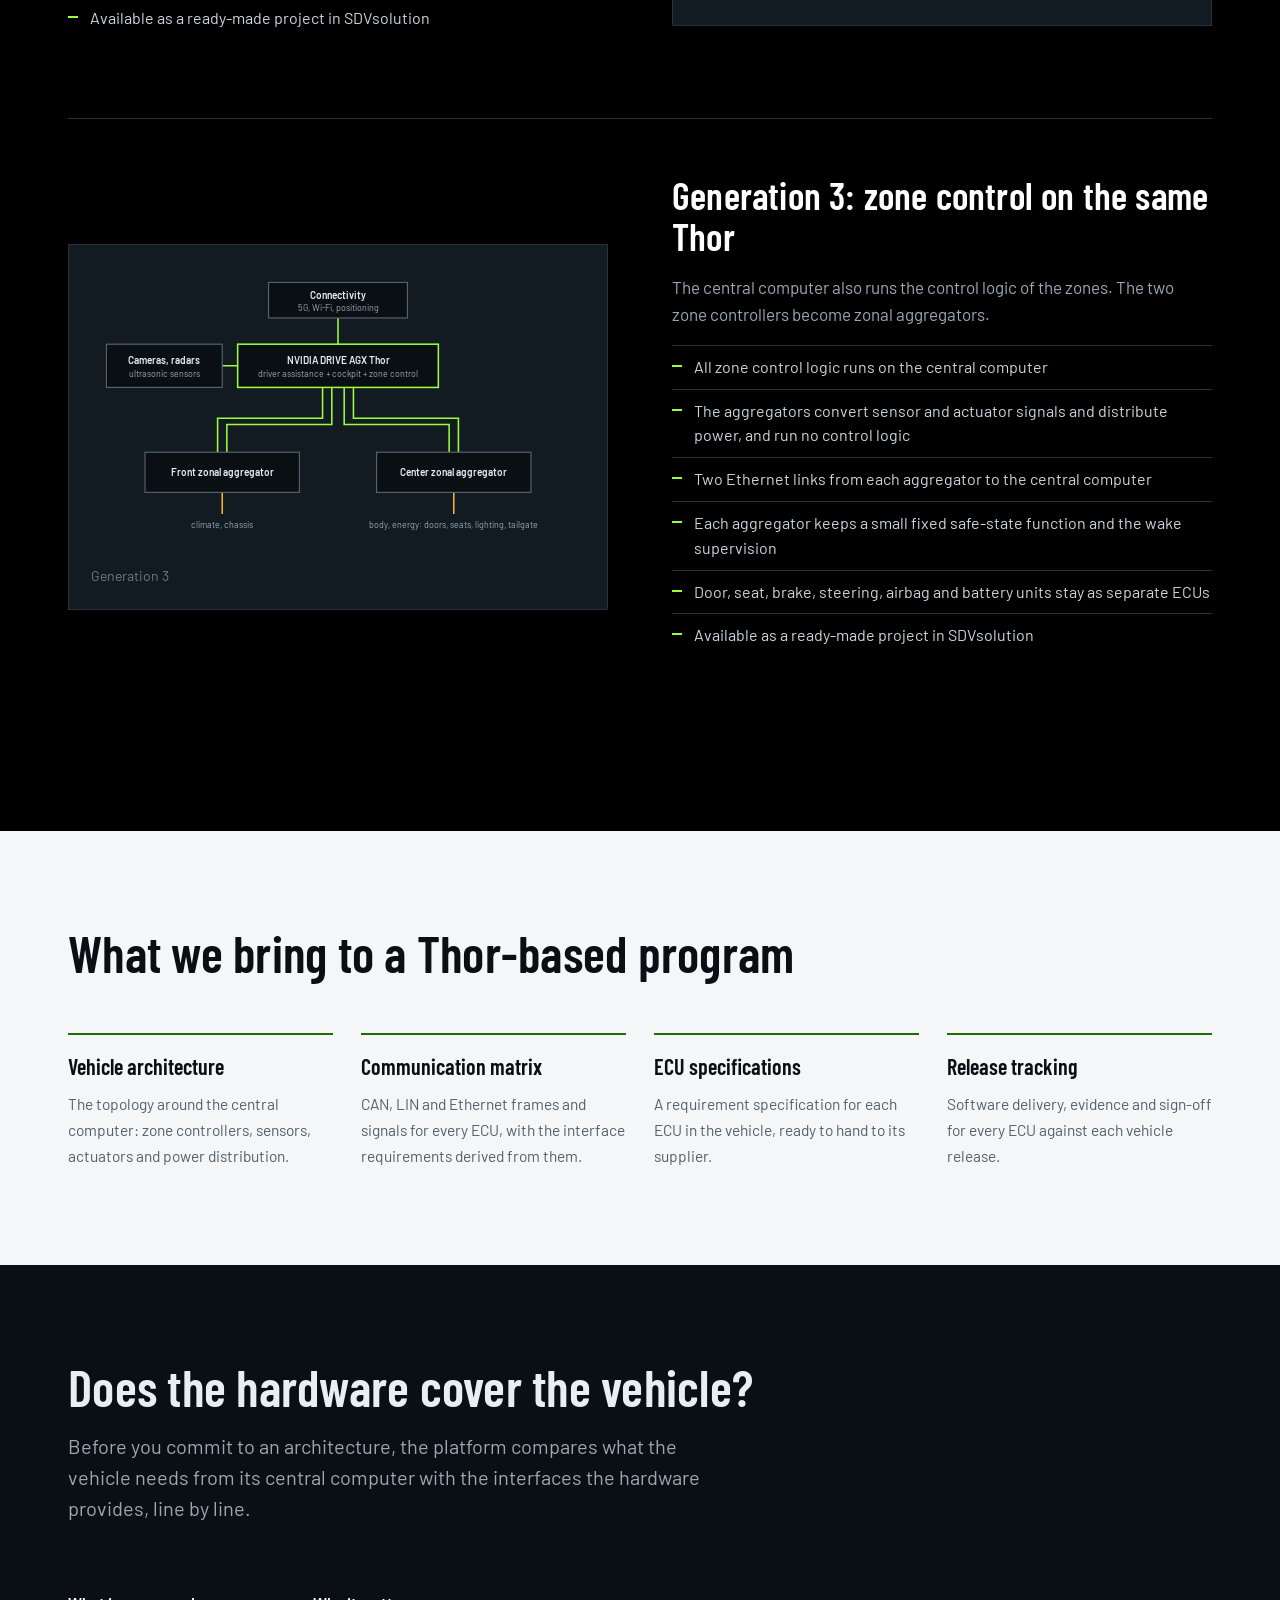
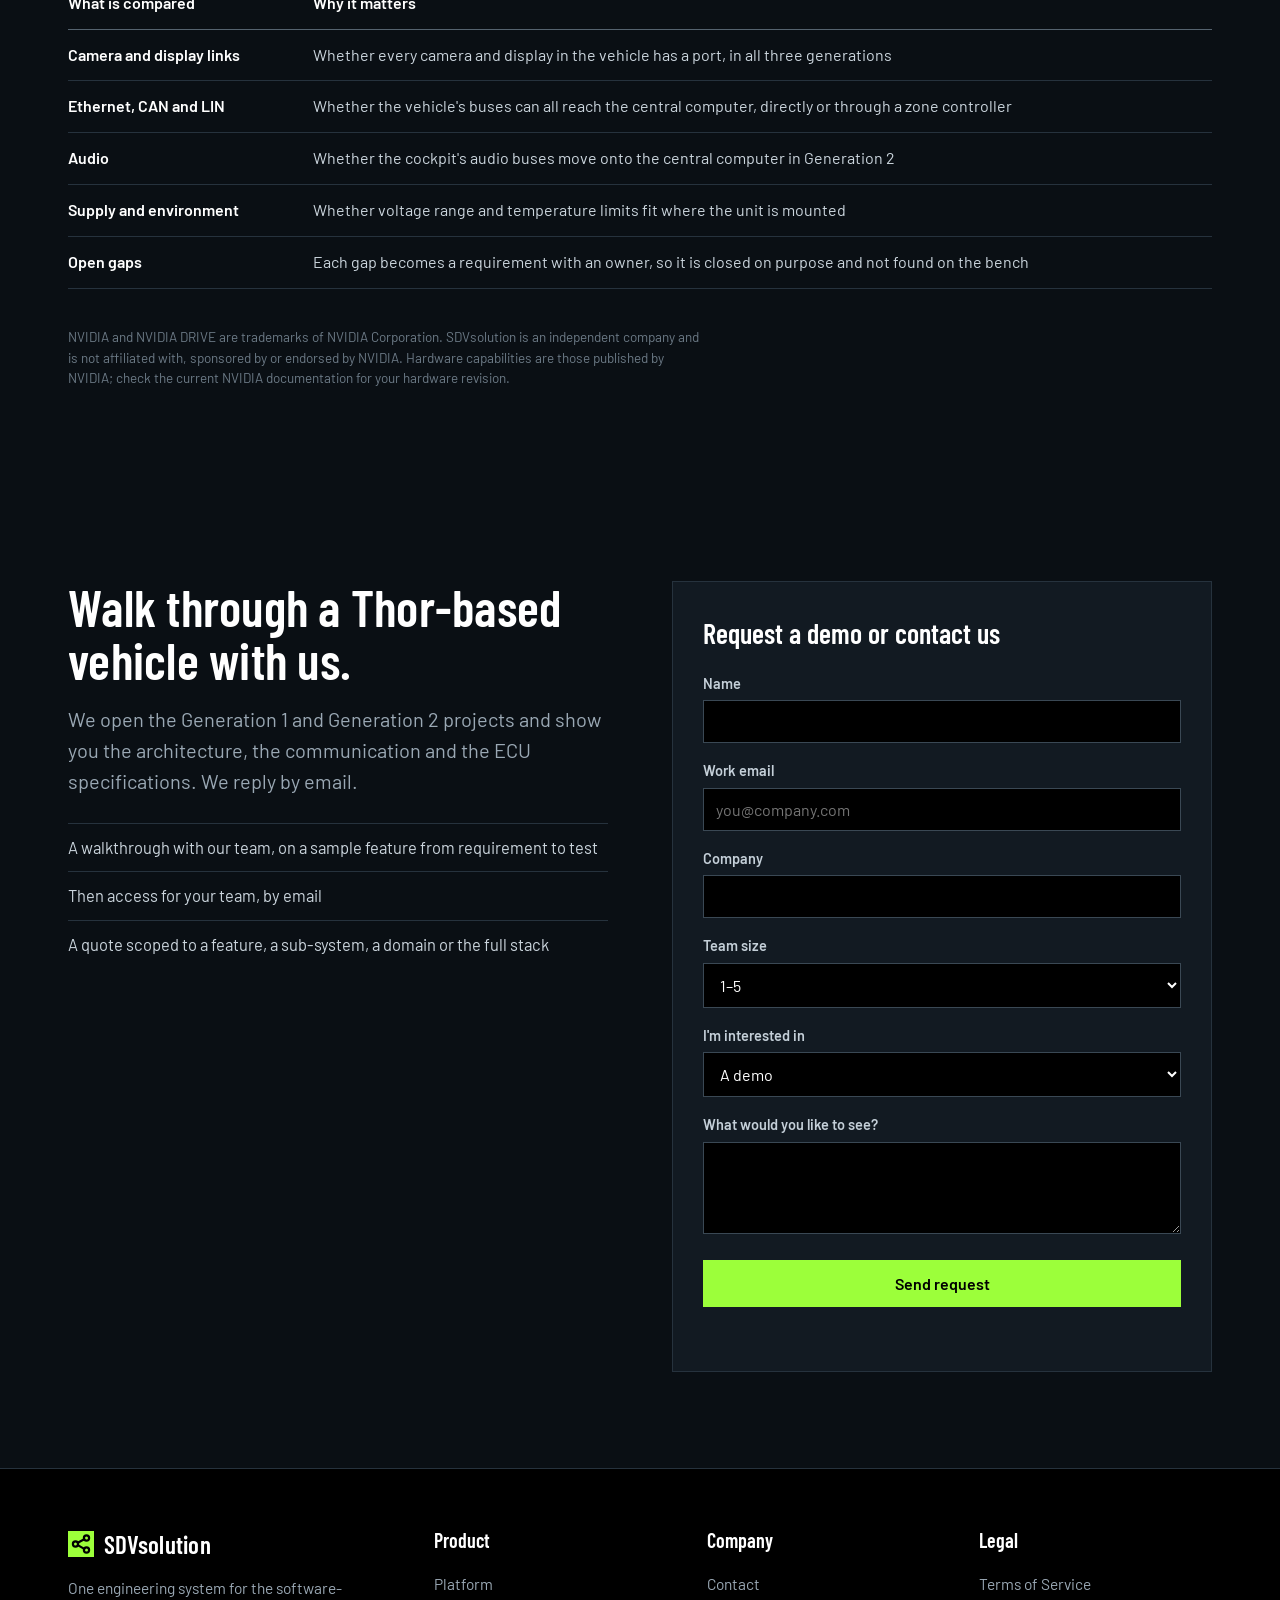
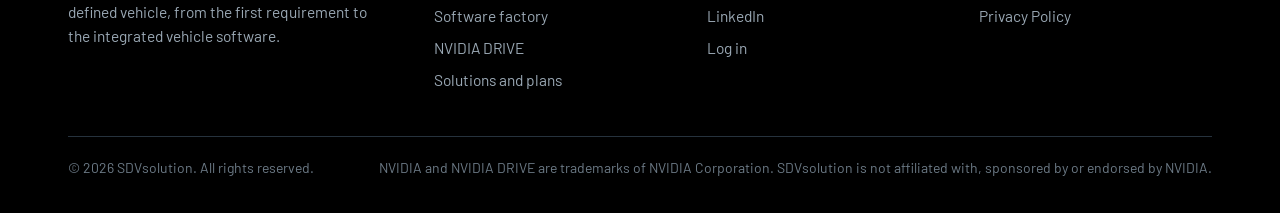
<file: nvidia-drive.html>
<!doctype html>
<html lang="en">
<head>
<meta charset="utf-8" />
<meta name="viewport" content="width=device-width, initial-scale=1" />
<title>Built for NVIDIA DRIVE AGX Thor | SDVsolution</title>
<meta name="description" content="SDVsolution models the vehicle around NVIDIA DRIVE AGX Thor in three ready-made architectures: driver assistance on Thor, driver assistance and cockpit on one Thor, and zone control on the same Thor with zonal aggregators. Architecture, communication, ECU specifications and release tracking." />
<link rel="preload" href="assets/fonts/barlow-condensed-latin-600-normal.woff2" as="font" type="font/woff2" crossorigin />
<link rel="icon" href="assets/favicon.svg" type="image/svg+xml" />
<link rel="stylesheet" href="assets/site.css" />
</head>
<body>
<header class="top"><div class="wrap nav">
  <a class="brand" href="index.html" ><svg width="26" height="26" viewBox="0 0 26 26" aria-hidden="true"><rect width="26" height="26" fill="#9CFF3A"/><g fill="none" stroke="#000" stroke-width="2.2" stroke-linecap="square"><circle cx="18.5" cy="7" r="2.6"/><circle cx="7.5" cy="13" r="2.6"/><circle cx="18.5" cy="19" r="2.6"/><path d="M9.8 11.8l6.4-3.6M9.8 14.2l6.4 3.6"/></g></svg>SDVsolution</a>
  <nav class="navlinks" aria-label="Main"><a href="platform.html" >Platform</a><a href="software-factory.html" >Software factory</a><a href="nvidia-drive.html"  aria-current="page">NVIDIA DRIVE</a><a href="solutions.html" >Solutions and plans</a></nav>
  <div class="nav-cta"><a class="login" href="https://app.sdvsolution.com" >Log in</a><a class="btn btn-lime" href="#demo">Request a demo</a></div>
</div></header>
<a id="top"></a>
<section class="phero"><div class="wrap"><p class="crumb"><a href="index.html" >SDVsolution</a> / NVIDIA DRIVE</p><h1>The vehicle around NVIDIA DRIVE AGX Thor.</h1><p class="lead">Choosing the central computer is one decision. Connecting it to the dozens of other ECUs in the vehicle is the larger job. SDVsolution models that vehicle for you, in three ready-made architectures.</p></div></section>
<section class="band band-black"><div class="wrap">
  <div class="row"><figure class="art"><svg viewBox="0 0 640 370" role="img" aria-label="Generation 1: the cockpit computer in the center, with a connectivity unit above it. The cockpit computer connects by Ethernet to the front zone, the center zone and the Thor-based driver-assistance computer, which has the cameras, radars and ultrasonic sensors.">
  <path class="d-wire d-eth" d="M320 66V100M320 156V200M320 200H170V240M320 200H470V240M430 128H460M540 66V100"/>
  <rect class="d-box" x="230" y="20" width="180" height="46"/><text class="d-t" x="320.0" y="41.0" text-anchor="middle">Connectivity</text><text class="d-s" x="320.0" y="57.0" text-anchor="middle">5G, Wi-Fi, positioning</text>
  <rect class="d-box" x="210" y="100" width="220" height="56"/><text class="d-t" x="320.0" y="126.0" text-anchor="middle">Cockpit computer</text><text class="d-s" x="320.0" y="142.0" text-anchor="middle">its own unit</text>
  <rect class="d-core" x="460" y="100" width="160" height="56"/><text class="d-t" x="540.0" y="126.0" text-anchor="middle">NVIDIA DRIVE AGX Thor</text><text class="d-s" x="540.0" y="142.0" text-anchor="middle">driver assistance</text>
  <rect class="d-box" x="460" y="20" width="160" height="46"/><text class="d-t" x="540.0" y="41.0" text-anchor="middle">Cameras, radars</text><text class="d-s" x="540.0" y="57.0" text-anchor="middle">ultrasonic sensors</text>
  <path class="d-wire d-can" d="M170 292V320M470 292V320"/>
  <rect class="d-box" x="90" y="240" width="160" height="52"/><text class="d-t" x="170.0" y="271.0" text-anchor="middle">Front zone</text><rect class="d-box" x="380" y="240" width="180" height="52"/><text class="d-t" x="470.0" y="271.0" text-anchor="middle">Center zone</text>
  <g class="d-s" text-anchor="middle"><text x="170" y="338">climate, chassis</text><text x="470" y="338">body, energy: doors, seats, lighting, tailgate</text></g>
</svg><figcaption>Generation 1</figcaption></figure><div><h3>Generation 1: driver assistance on Thor</h3><p>The driver-assistance ECU is built on NVIDIA DRIVE AGX Thor. The cockpit keeps its own computer and the zone controllers stay as they are.</p><ul><li>The lowest-change path onto NVIDIA DRIVE</li><li>The cockpit computer stays at the center, on Ethernet with the front zone, the center zone and Thor</li><li>Connectivity (5G, Wi-Fi, positioning) stays on the cockpit computer</li><li>Driver-assistance interfaces, cameras, radars and ultrasonic sensors modeled</li><li>Available as a ready-made project in SDVsolution</li></ul></div></div>
  <div class="row flip"><figure class="art"><svg viewBox="0 0 640 370" role="img" aria-label="Generation 2: a connectivity unit above one Thor-based central computer for driver assistance and cockpit. The central computer connects by Ethernet to the front zone and the center zone, and to the cameras, radars and ultrasonic sensors.">
  <path class="d-wire d-eth" d="M320 66V100M320 156V200M320 200H170V240M320 200H470V240M170 128H210"/>
  <rect class="d-box" x="230" y="20" width="180" height="46"/><text class="d-t" x="320.0" y="41.0" text-anchor="middle">Connectivity</text><text class="d-s" x="320.0" y="57.0" text-anchor="middle">5G, Wi-Fi, positioning</text>
  <rect class="d-core" x="210" y="100" width="220" height="56"/><text class="d-t" x="320.0" y="126.0" text-anchor="middle">NVIDIA DRIVE AGX Thor</text><text class="d-s" x="320.0" y="142.0" text-anchor="middle">driver assistance + cockpit</text>
  <rect class="d-box" x="20" y="100" width="150" height="56"/><text class="d-t" x="95.0" y="126.0" text-anchor="middle">Cameras, radars</text><text class="d-s" x="95.0" y="142.0" text-anchor="middle">ultrasonic sensors</text>
  <path class="d-wire d-can" d="M170 292V320M470 292V320"/>
  <rect class="d-box" x="90" y="240" width="160" height="52"/><text class="d-t" x="170.0" y="271.0" text-anchor="middle">Front zone</text><rect class="d-box" x="380" y="240" width="180" height="52"/><text class="d-t" x="470.0" y="271.0" text-anchor="middle">Center zone</text>
  <g class="d-s" text-anchor="middle"><text x="170" y="338">climate, chassis</text><text x="470" y="338">body, energy: doors, seats, lighting, tailgate</text></g>
</svg><figcaption>Generation 2</figcaption></figure><div><h3>Generation 2: driver assistance and cockpit on one Thor</h3><p>Both functions run on a single Thor-based central computer, with the zone controllers around it.</p><ul><li>One central computer in place of two</li><li>Connectivity (5G, Wi-Fi, positioning) links straight to the central computer</li><li>Driver-assistance and cockpit interfaces on one ECU specification</li><li>Cockpit audio, displays and cameras brought onto the central computer's interfaces</li><li>Available as a ready-made project in SDVsolution</li></ul></div></div>
  <div class="row"><figure class="art"><svg viewBox="0 0 640 370" role="img" aria-label="Generation 3: a connectivity unit above one Thor-based central computer for driver assistance, cockpit and zone control. The central computer connects by two Ethernet links each to the front zonal aggregator and the center zonal aggregator, and to the cameras, radars and ultrasonic sensors.">
  <path class="d-wire d-eth" d="M320 66V100M170 128H210M300 156V196H164V240M312 156V204H176V240M340 156V196H476V240M328 156V204H464V240"/>
  <path class="d-wire d-can" d="M170 292V320M470 292V320"/>
  <rect class="d-box" x="230" y="20" width="180" height="46"/><text class="d-t" x="320.0" y="41.0" text-anchor="middle">Connectivity</text><text class="d-s" x="320.0" y="57.0" text-anchor="middle">5G, Wi-Fi, positioning</text>
  <rect class="d-core" x="190" y="100" width="260" height="56"/><text class="d-t" x="320.0" y="126.0" text-anchor="middle">NVIDIA DRIVE AGX Thor</text><text class="d-s" x="320.0" y="142.0" text-anchor="middle">driver assistance + cockpit + zone control</text>
  <rect class="d-box" x="20" y="100" width="150" height="56"/><text class="d-t" x="95.0" y="126.0" text-anchor="middle">Cameras, radars</text><text class="d-s" x="95.0" y="142.0" text-anchor="middle">ultrasonic sensors</text>
  <rect class="d-box" x="70" y="240" width="200" height="52"/><text class="d-t" x="170.0" y="271.0" text-anchor="middle">Front zonal aggregator</text><rect class="d-box" x="370" y="240" width="200" height="52"/><text class="d-t" x="470.0" y="271.0" text-anchor="middle">Center zonal aggregator</text>
  <g class="d-s" text-anchor="middle"><text x="170" y="338">climate, chassis</text><text x="470" y="338">body, energy: doors, seats, lighting, tailgate</text></g>
</svg><figcaption>Generation 3</figcaption></figure><div><h3>Generation 3: zone control on the same Thor</h3><p>The central computer also runs the control logic of the zones. The two zone controllers become zonal aggregators.</p><ul><li>All zone control logic runs on the central computer</li><li>The aggregators convert sensor and actuator signals and distribute power, and run no control logic</li><li>Two Ethernet links from each aggregator to the central computer</li><li>Each aggregator keeps a small fixed safe-state function and the wake supervision</li><li>Door, seat, brake, steering, airbag and battery units stay as separate ECUs</li><li>Available as a ready-made project in SDVsolution</li></ul></div></div>
</div></section>

<section class="band on-paper"><div class="wrap">
  <div class="head"><h2>What we bring to a Thor-based program</h2></div>
  <div class="four">
    <div><b>Vehicle architecture</b><span>The topology around the central computer: zone controllers, sensors, actuators and power distribution.</span></div>
    <div><b>Communication matrix</b><span>CAN, LIN and Ethernet frames and signals for every ECU, with the interface requirements derived from them.</span></div>
    <div><b>ECU specifications</b><span>A requirement specification for each ECU in the vehicle, ready to hand to its supplier.</span></div>
    <div><b>Release tracking</b><span>Software delivery, evidence and sign-off for every ECU against each vehicle release.</span></div>
  </div>
</div></section>

<section class="band band-ink"><div class="wrap">
  <div class="head"><h2>Does the hardware cover the vehicle?</h2><p class="lead">Before you commit to an architecture, the platform compares what the vehicle needs from its central computer with the interfaces the hardware provides, line by line.</p></div>
  <div class="scroll"><table class="tbl">
    <tr><th>What is compared</th><th>Why it matters</th></tr>
    <tr><td>Camera and display links</td><td>Whether every camera and display in the vehicle has a port, in all three generations</td></tr>
    <tr><td>Ethernet, CAN and LIN</td><td>Whether the vehicle's buses can all reach the central computer, directly or through a zone controller</td></tr>
    <tr><td>Audio</td><td>Whether the cockpit's audio buses move onto the central computer in Generation 2</td></tr>
    <tr><td>Supply and environment</td><td>Whether voltage range and temperature limits fit where the unit is mounted</td></tr>
    <tr><td>Open gaps</td><td>Each gap becomes a requirement with an owner, so it is closed on purpose and not found on the bench</td></tr>
  </table></div>
  <p class="legal">NVIDIA and NVIDIA DRIVE are trademarks of NVIDIA Corporation. SDVsolution is an independent company and is not affiliated with, sponsored by or endorsed by NVIDIA. Hardware capabilities are those published by NVIDIA; check the current NVIDIA documentation for your hardware revision.</p>
</div></section>
<section class="band band-ink" id="demo"><div class="wrap contact">
  <div>
    <h2>Walk through a Thor-based vehicle with us.</h2>
    <p class="lead">We open the Generation 1 and Generation 2 projects and show you the architecture, the communication and the ECU specifications. We reply by email.</p>
    <ul class="pts">
      <li>A walkthrough with our team, on a sample feature from requirement to test</li>
      <li>Then access for your team, by email</li>
      <li>A quote scoped to a feature, a sub-system, a domain or the full stack</li>
    </ul>
  </div>
  <form class="demo" id="demoForm" action="https://formspree.io/f/xljrqwaw" method="POST">
    <div class="ttl">Request a demo or contact us</div>
    <label for="df-name">Name</label><input id="df-name" name="name" required autocomplete="name" />
    <label for="df-email">Work email</label><input id="df-email" type="email" name="email" required autocomplete="email" placeholder="you@company.com" />
    <label for="df-company">Company</label><input id="df-company" name="company" autocomplete="organization" />
    <label for="df-team">Team size</label><select id="df-team" name="team_size"><option>1–5</option><option>6–20</option><option>21–100</option><option>100+</option></select>
    <label for="df-interest">I'm interested in</label><select id="df-interest" name="interest"><option>A demo</option><option>NVIDIA DRIVE AGX Thor integration</option><option>Generated software for a feature</option><option>Generated software for an ECU</option><option>The complete vehicle software</option><option>A license for a sub-system or domain</option><option>A tool license</option><option>Something else</option></select>
    <label for="df-msg">What would you like to see?</label><textarea id="df-msg" name="message"></textarea>
    <input type="hidden" name="_subject" value="SDVsolution contact request" />
    <input type="text" name="_gotcha" style="display:none" tabindex="-1" autocomplete="off" />
    <button class="btn btn-lime" type="submit">Send request</button>
    <div class="status" id="demoStatus" role="status" aria-live="polite"></div>
  </form>
</div></section>
<footer><div class="wrap">
  <div class="fgrid">
    <div><div class="brand" style="margin-bottom:12px"><svg width="26" height="26" viewBox="0 0 26 26" aria-hidden="true"><rect width="26" height="26" fill="#9CFF3A"/><g fill="none" stroke="#000" stroke-width="2.2" stroke-linecap="square"><circle cx="18.5" cy="7" r="2.6"/><circle cx="7.5" cy="13" r="2.6"/><circle cx="18.5" cy="19" r="2.6"/><path d="M9.8 11.8l6.4-3.6M9.8 14.2l6.4 3.6"/></g></svg>SDVsolution</div><p style="max-width:34ch">One engineering system for the software-defined vehicle, from the first requirement to the integrated vehicle software.</p></div>
    <div><h4>Product</h4><a href="platform.html" >Platform</a><a href="software-factory.html" >Software factory</a><a href="nvidia-drive.html" >NVIDIA DRIVE</a><a href="solutions.html" >Solutions and plans</a></div>
    <div><h4>Company</h4><a href="#demo">Contact</a><a href="https://www.linkedin.com/company/sdvsolution/" target="_blank" rel="noopener">LinkedIn</a><a href="https://app.sdvsolution.com" >Log in</a></div>
    <div><h4>Legal</h4><a href="terms.html" >Terms of Service</a><a href="privacy.html" >Privacy Policy</a></div>
  </div>
  <div class="fbot"><span>© 2026 SDVsolution. All rights reserved.</span><span>NVIDIA and NVIDIA DRIVE are trademarks of NVIDIA Corporation. SDVsolution is not affiliated with, sponsored by or endorsed by NVIDIA.</span></div>
</div></footer>
<script src="assets/site.js"></script>
</body>
</html>
</file>
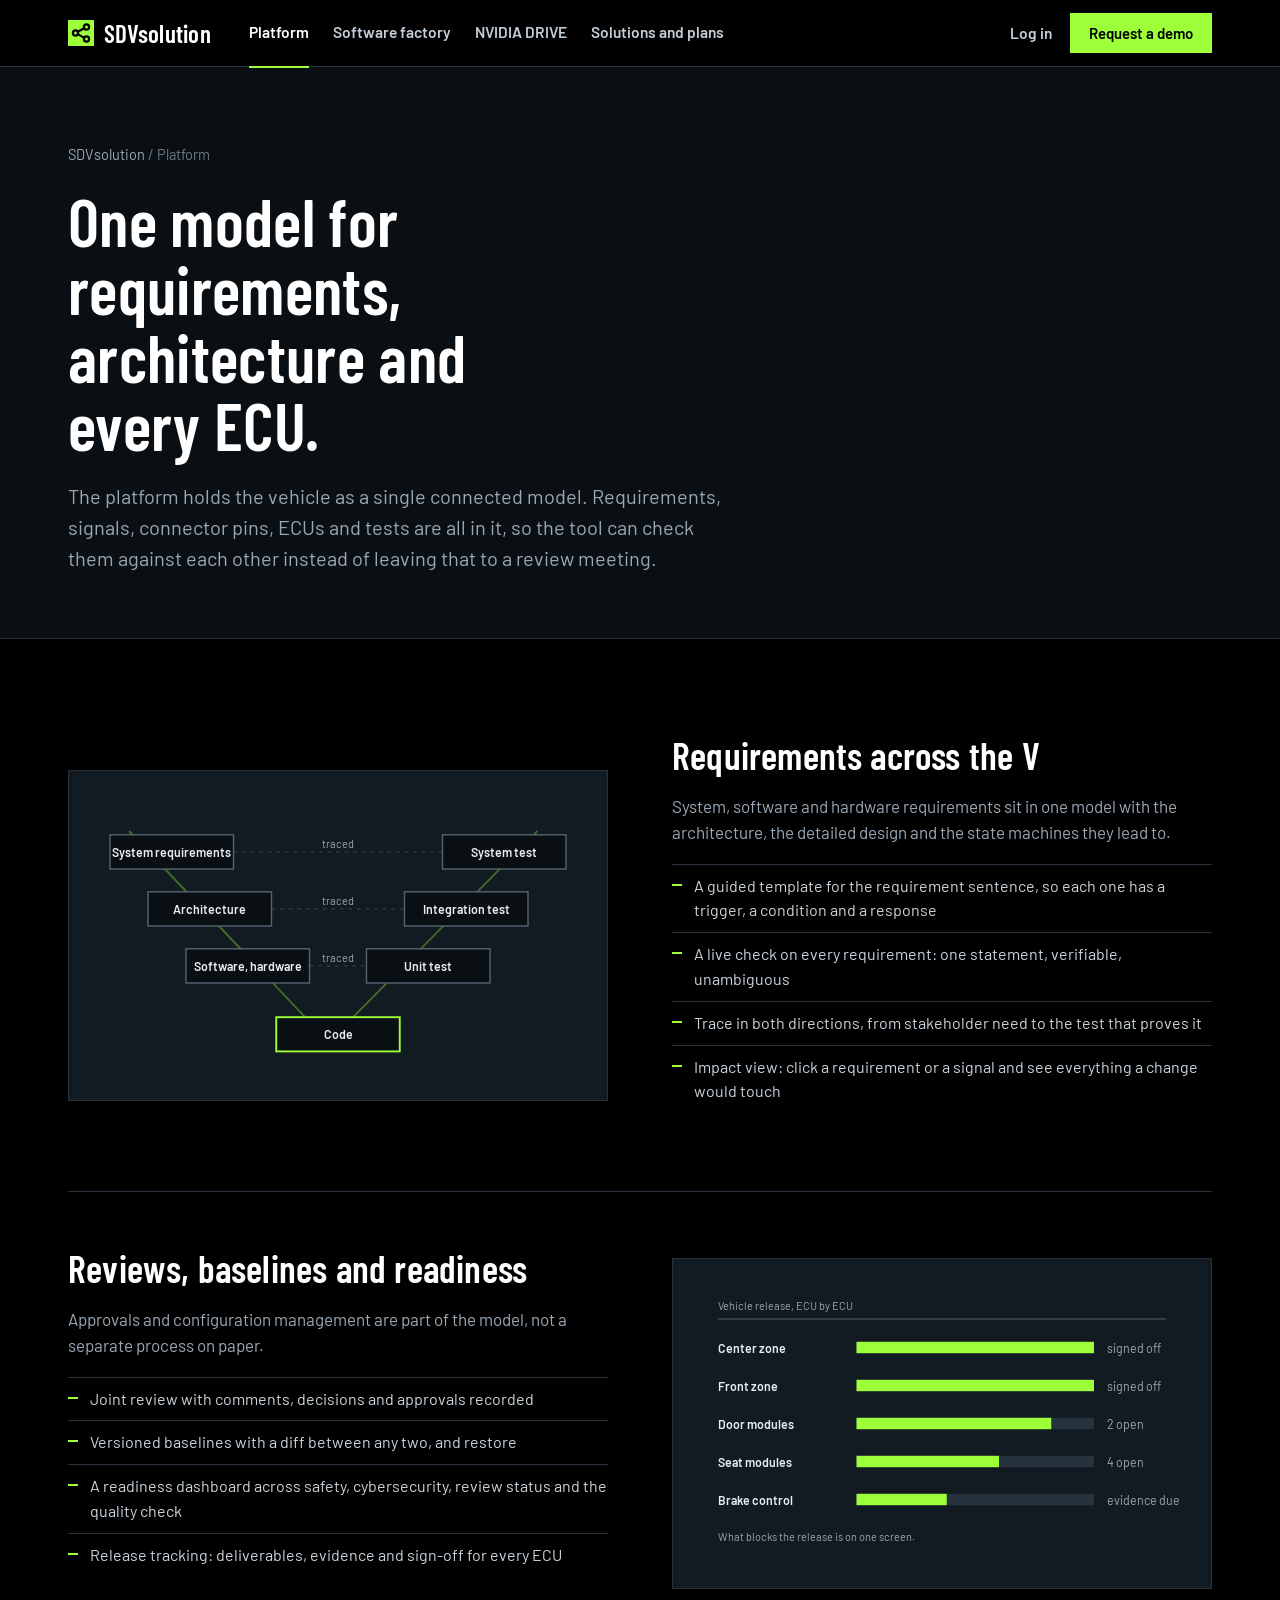
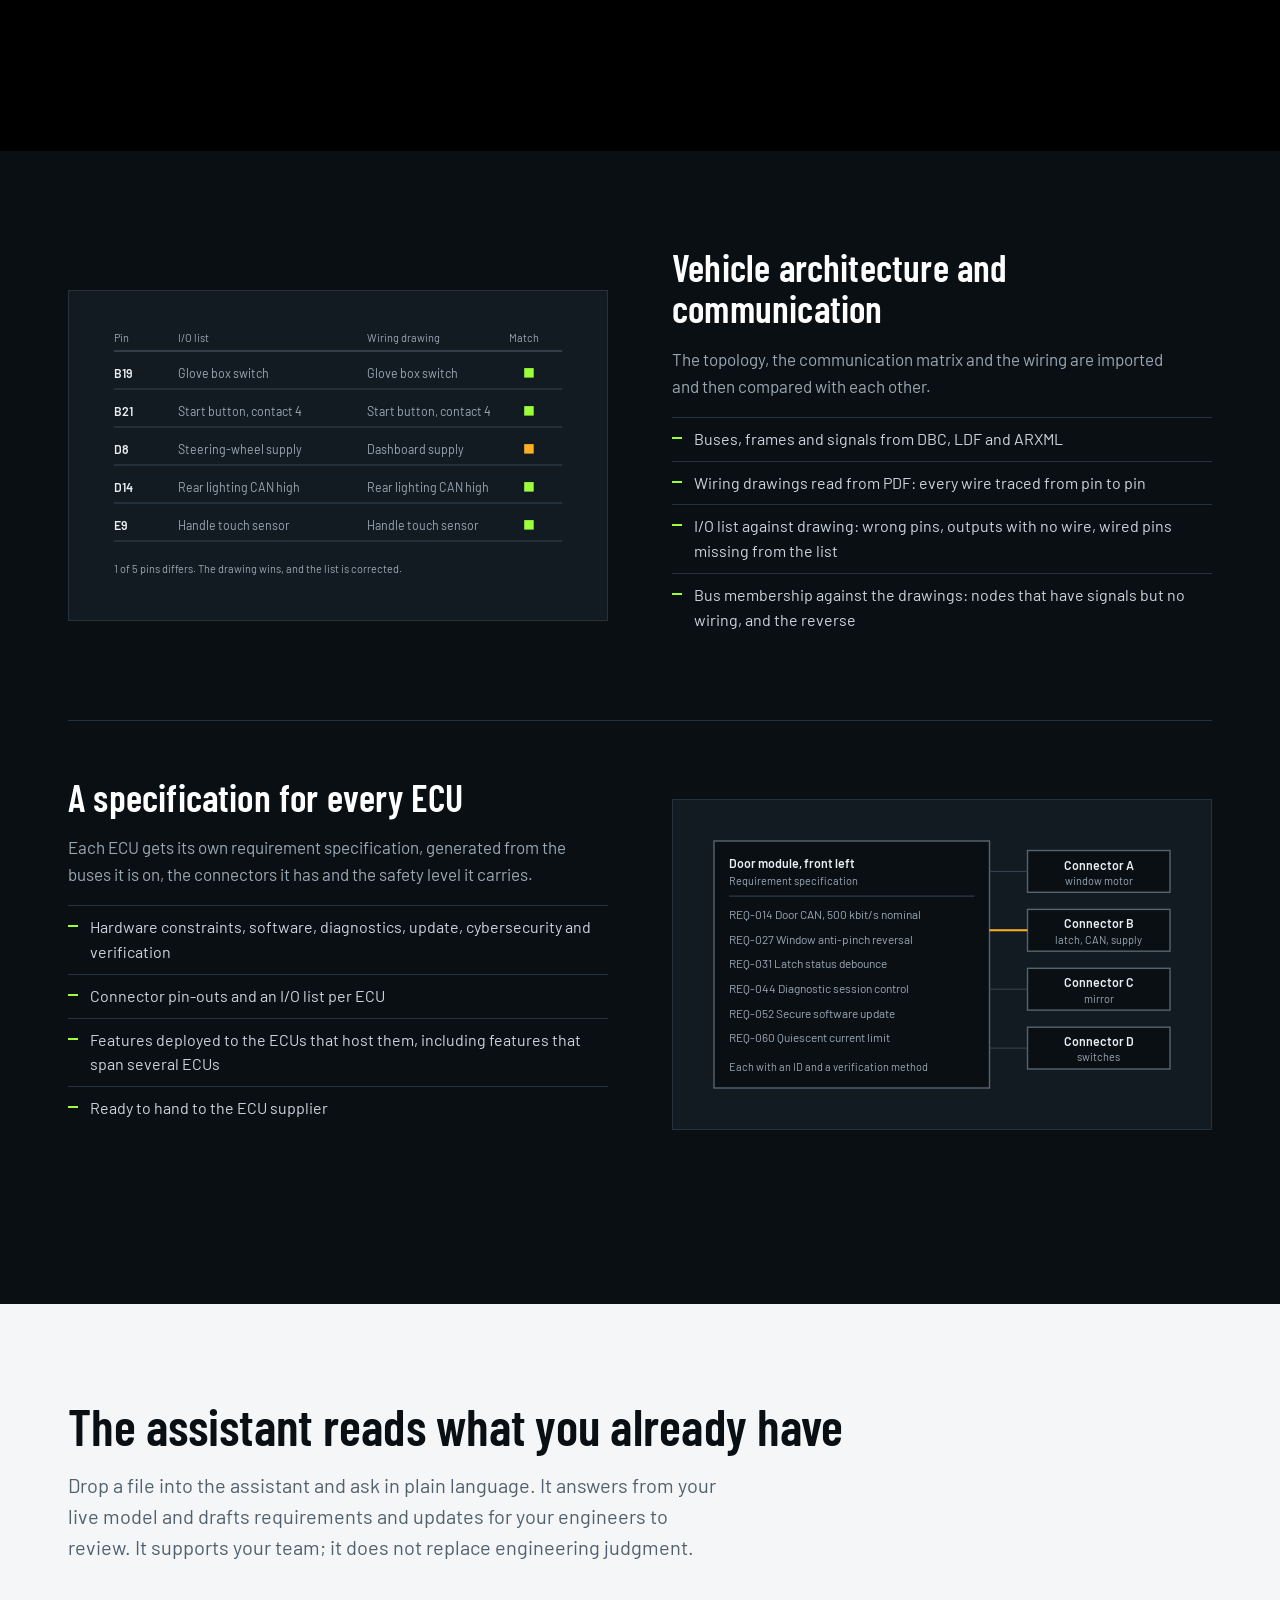
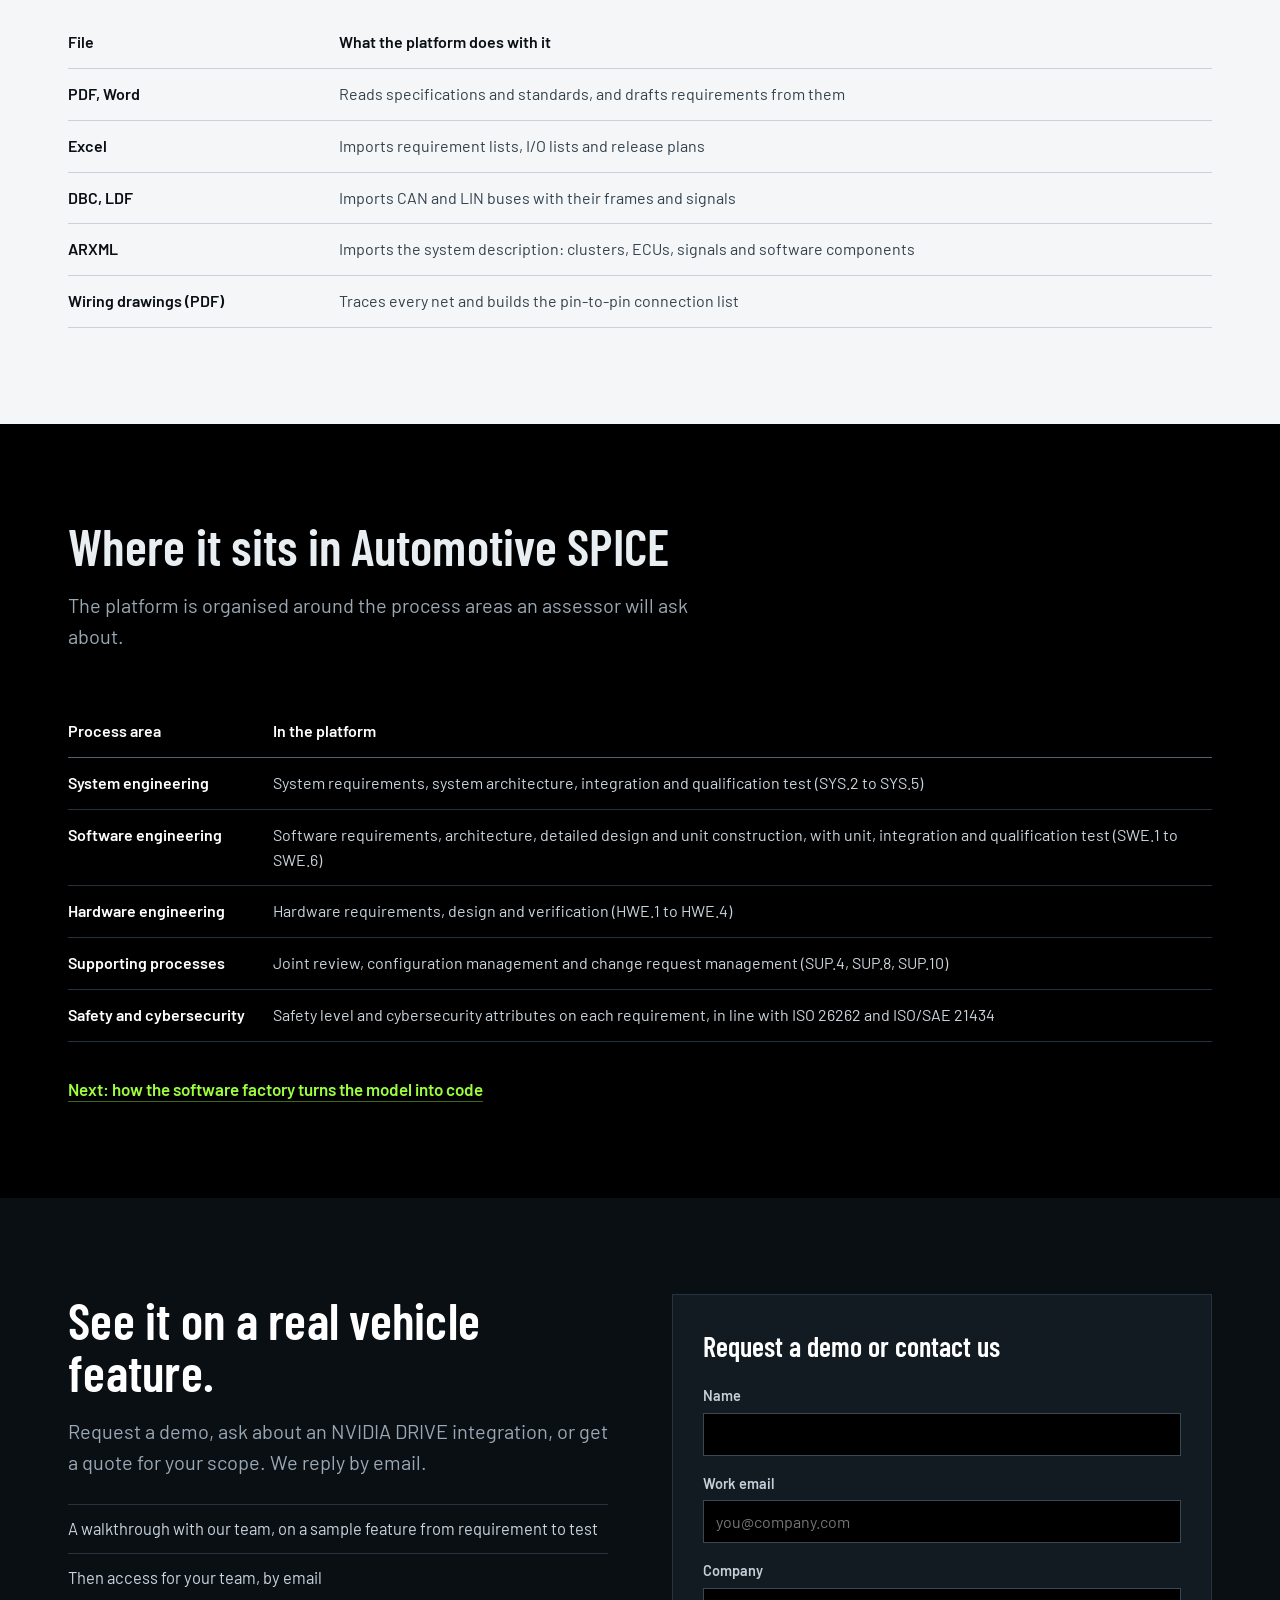
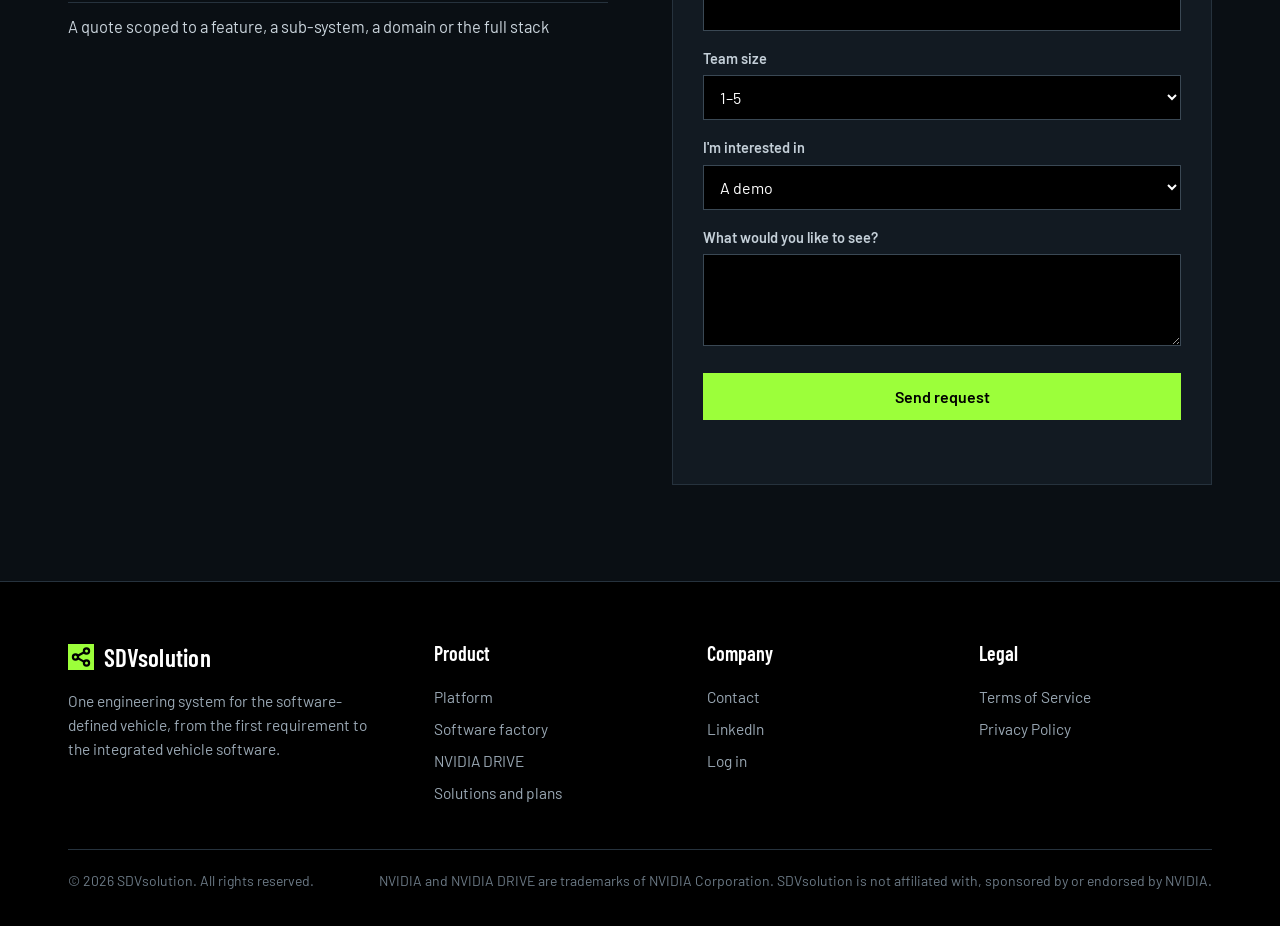
<file: platform.html>
<!doctype html>
<html lang="en">
<head>
<meta charset="utf-8" />
<meta name="viewport" content="width=device-width, initial-scale=1" />
<title>Platform | SDVsolution</title>
<meta name="description" content="Requirements across the Automotive SPICE V, vehicle architecture and wiring cross-checks, a specification for every ECU, reviews, baselines and release tracking, in one connected model." />
<link rel="preload" href="assets/fonts/barlow-condensed-latin-600-normal.woff2" as="font" type="font/woff2" crossorigin />
<link rel="icon" href="assets/favicon.svg" type="image/svg+xml" />
<link rel="stylesheet" href="assets/site.css" />
</head>
<body>
<header class="top"><div class="wrap nav">
  <a class="brand" href="index.html" ><svg width="26" height="26" viewBox="0 0 26 26" aria-hidden="true"><rect width="26" height="26" fill="#9CFF3A"/><g fill="none" stroke="#000" stroke-width="2.2" stroke-linecap="square"><circle cx="18.5" cy="7" r="2.6"/><circle cx="7.5" cy="13" r="2.6"/><circle cx="18.5" cy="19" r="2.6"/><path d="M9.8 11.8l6.4-3.6M9.8 14.2l6.4 3.6"/></g></svg>SDVsolution</a>
  <nav class="navlinks" aria-label="Main"><a href="platform.html"  aria-current="page">Platform</a><a href="software-factory.html" >Software factory</a><a href="nvidia-drive.html" >NVIDIA DRIVE</a><a href="solutions.html" >Solutions and plans</a></nav>
  <div class="nav-cta"><a class="login" href="https://app.sdvsolution.com" >Log in</a><a class="btn btn-lime" href="#demo">Request a demo</a></div>
</div></header>
<a id="top"></a>
<section class="phero"><div class="wrap"><p class="crumb"><a href="index.html" >SDVsolution</a> / Platform</p><h1>One model for requirements, architecture and every ECU.</h1><p class="lead">The platform holds the vehicle as a single connected model. Requirements, signals, connector pins, ECUs and tests are all in it, so the tool can check them against each other instead of leaving that to a review meeting.</p></div></section>
<section class="band band-black" id="requirements"><div class="wrap">
  <div class="row"><figure class="art"><svg viewBox="0 0 520 300" role="img" aria-label="The V-model: stakeholder needs, system, software and hardware requirements going down the left side, and unit, integration and system tests coming up the right, each level traced across.">
  <path class="d-thin" d="M150 62H370M190 122H330M230 182H290" stroke-dasharray="4 5"/>
  <path class="d-wire d-eth" d="M40 40L250 262L470 40" opacity=".35"/>
  <rect class="d-box" x="20" y="44" width="130" height="36"/><text class="d-t" x="85.0" y="67.0" text-anchor="middle">System requirements</text><rect class="d-box" x="370" y="44" width="130" height="36"/><text class="d-t" x="435.0" y="67.0" text-anchor="middle">System test</text>
  <rect class="d-box" x="60" y="104" width="130" height="36"/><text class="d-t" x="125.0" y="127.0" text-anchor="middle">Architecture</text><rect class="d-box" x="330" y="104" width="130" height="36"/><text class="d-t" x="395.0" y="127.0" text-anchor="middle">Integration test</text>
  <rect class="d-box" x="100" y="164" width="130" height="36"/><text class="d-t" x="165.0" y="187.0" text-anchor="middle">Software, hardware</text><rect class="d-box" x="290" y="164" width="130" height="36"/><text class="d-t" x="355.0" y="187.0" text-anchor="middle">Unit test</text>
  <rect class="d-core" x="195" y="236" width="130" height="36"/><text class="d-t" x="260.0" y="259.0" text-anchor="middle">Code</text>
  <g class="d-s" text-anchor="middle"><text x="260" y="58">traced</text><text x="260" y="118">traced</text><text x="260" y="178">traced</text></g>
</svg></figure><div><h3>Requirements across the V</h3><p>System, software and hardware requirements sit in one model with the architecture, the detailed design and the state machines they lead to.</p><ul><li>A guided template for the requirement sentence, so each one has a trigger, a condition and a response</li><li>A live check on every requirement: one statement, verifiable, unambiguous</li><li>Trace in both directions, from stakeholder need to the test that proves it</li><li>Impact view: click a requirement or a signal and see everything a change would touch</li></ul></div></div>
  <div class="row flip" id="reviews"><figure class="art"><svg viewBox="0 0 520 300" role="img" aria-label="A release board listing each ECU with how much of its software delivery is signed off for the vehicle release.">
  <text class="d-s" x="24" y="30">Vehicle release, ECU by ECU</text><path d="M24 40H496" stroke="#55636f" fill="none"/>
  <text class="d-t" x="24" y="76">Center zone</text><rect x="170" y="64" width="250" height="12" fill="#26323D"/><rect class="d-ok" x="170" y="64" width="250" height="12"/><text class="d-s" x="434" y="76" style="font-size:13px">signed off</text><text class="d-t" x="24" y="116">Front zone</text><rect x="170" y="104" width="250" height="12" fill="#26323D"/><rect class="d-ok" x="170" y="104" width="250" height="12"/><text class="d-s" x="434" y="116" style="font-size:13px">signed off</text><text class="d-t" x="24" y="156">Door modules</text><rect x="170" y="144" width="250" height="12" fill="#26323D"/><rect class="d-ok" x="170" y="144" width="205" height="12"/><text class="d-s" x="434" y="156" style="font-size:13px">2 open</text><text class="d-t" x="24" y="196">Seat modules</text><rect x="170" y="184" width="250" height="12" fill="#26323D"/><rect class="d-ok" x="170" y="184" width="150" height="12"/><text class="d-s" x="434" y="196" style="font-size:13px">4 open</text><text class="d-t" x="24" y="236">Brake control</text><rect x="170" y="224" width="250" height="12" fill="#26323D"/><rect class="d-ok" x="170" y="224" width="95" height="12"/><text class="d-s" x="434" y="236" style="font-size:13px">evidence due</text>
  <text class="d-s" x="24" y="274">What blocks the release is on one screen.</text>
</svg></figure><div><h3>Reviews, baselines and readiness</h3><p>Approvals and configuration management are part of the model, not a separate process on paper.</p><ul><li>Joint review with comments, decisions and approvals recorded</li><li>Versioned baselines with a diff between any two, and restore</li><li>A readiness dashboard across safety, cybersecurity, review status and the quality check</li><li id="release">Release tracking: deliverables, evidence and sign-off for every ECU</li></ul></div></div>
</div></section>

<section class="band band-ink" id="architecture"><div class="wrap">
  <div class="row"><figure class="art"><svg viewBox="0 0 520 300" role="img" aria-label="A pin table comparing the I/O list with the wiring drawing, pin by pin. One pin is flagged because the drawing puts the signal on a different pin.">
  <text class="d-s" x="24" y="30">Pin</text><text class="d-s" x="92" y="30">I/O list</text><text class="d-s" x="290" y="30">Wiring drawing</text><text class="d-s" x="440" y="30">Match</text>
  <path d="M24 40H496" stroke="#55636f" fill="none"/>
  <text class="d-t" x="24" y="68">B19</text><text class="d-s" x="92" y="68" style="font-size:13px">Glove box switch</text><text class="d-s" x="290" y="68" style="font-size:13px">Glove box switch</text><rect class="d-ok" x="456" y="58" width="10" height="10"/><path class="d-thin" d="M24 80H496"/>
  <text class="d-t" x="24" y="108">B21</text><text class="d-s" x="92" y="108" style="font-size:13px">Start button, contact 4</text><text class="d-s" x="290" y="108" style="font-size:13px">Start button, contact 4</text><rect class="d-ok" x="456" y="98" width="10" height="10"/><path class="d-thin" d="M24 120H496"/>
  <text class="d-t" x="24" y="148">D8</text><text class="d-s" x="92" y="148" style="font-size:13px">Steering-wheel supply</text><text class="d-s" x="290" y="148" style="font-size:13px">Dashboard supply</text><rect x="456" y="138" width="10" height="10" fill="#FFB020"/><path class="d-thin" d="M24 160H496"/>
  <text class="d-t" x="24" y="188">D14</text><text class="d-s" x="92" y="188" style="font-size:13px">Rear lighting CAN high</text><text class="d-s" x="290" y="188" style="font-size:13px">Rear lighting CAN high</text><rect class="d-ok" x="456" y="178" width="10" height="10"/><path class="d-thin" d="M24 200H496"/>
  <text class="d-t" x="24" y="228">E9</text><text class="d-s" x="92" y="228" style="font-size:13px">Handle touch sensor</text><text class="d-s" x="290" y="228" style="font-size:13px">Handle touch sensor</text><rect class="d-ok" x="456" y="218" width="10" height="10"/><path class="d-thin" d="M24 240H496"/>
  <text class="d-s" x="24" y="274">1 of 5 pins differs. The drawing wins, and the list is corrected.</text>
</svg></figure><div><h3>Vehicle architecture and communication</h3><p>The topology, the communication matrix and the wiring are imported and then compared with each other.</p><ul><li>Buses, frames and signals from DBC, LDF and ARXML</li><li>Wiring drawings read from PDF: every wire traced from pin to pin</li><li>I/O list against drawing: wrong pins, outputs with no wire, wired pins missing from the list</li><li>Bus membership against the drawings: nodes that have signals but no wiring, and the reverse</li></ul></div></div>
  <div class="row flip" id="ecu"><figure class="art"><svg viewBox="0 0 520 300" role="img" aria-label="An ECU specification sheet with numbered requirements, each with a verification method, next to the ECU's connectors and buses.">
  <rect class="d-box" x="20" y="20" width="290" height="260"/>
  <text class="d-t" x="36" y="48">Door module, front left</text><text class="d-s" x="36" y="66">Requirement specification</text>
  <path class="d-thin" d="M36 78H294"/>
  <g class="d-s" style="font-size:12.5px"><text x="36" y="102">REQ-014  Door CAN, 500 kbit/s nominal</text><text x="36" y="128">REQ-027  Window anti-pinch reversal</text><text x="36" y="154">REQ-031  Latch status debounce</text><text x="36" y="180">REQ-044  Diagnostic session control</text><text x="36" y="206">REQ-052  Secure software update</text><text x="36" y="232">REQ-060  Quiescent current limit</text></g>
  <g class="d-s"><text x="36" y="262">Each with an ID and a verification method</text></g>
  <rect class="d-box" x="350" y="30" width="150" height="44"/><text class="d-t" x="425.0" y="50.0" text-anchor="middle">Connector A</text><text class="d-s" x="425.0" y="66.0" text-anchor="middle">window motor</text><rect class="d-box" x="350" y="92" width="150" height="44"/><text class="d-t" x="425.0" y="112.0" text-anchor="middle">Connector B</text><text class="d-s" x="425.0" y="128.0" text-anchor="middle">latch, CAN, supply</text><rect class="d-box" x="350" y="154" width="150" height="44"/><text class="d-t" x="425.0" y="174.0" text-anchor="middle">Connector C</text><text class="d-s" x="425.0" y="190.0" text-anchor="middle">mirror</text><rect class="d-box" x="350" y="216" width="150" height="44"/><text class="d-t" x="425.0" y="236.0" text-anchor="middle">Connector D</text><text class="d-s" x="425.0" y="252.0" text-anchor="middle">switches</text>
  <path class="d-wire d-can" d="M310 114H350"/><path class="d-thin" d="M310 52H350M310 176H350M310 238H350"/>
</svg></figure><div><h3>A specification for every ECU</h3><p>Each ECU gets its own requirement specification, generated from the buses it is on, the connectors it has and the safety level it carries.</p><ul><li>Hardware constraints, software, diagnostics, update, cybersecurity and verification</li><li>Connector pin-outs and an I/O list per ECU</li><li>Features deployed to the ECUs that host them, including features that span several ECUs</li><li>Ready to hand to the ECU supplier</li></ul></div></div>
</div></section>

<section class="band on-paper"><div class="wrap">
  <div class="head"><h2>The assistant reads what you already have</h2><p class="lead">Drop a file into the assistant and ask in plain language. It answers from your live model and drafts requirements and updates for your engineers to review. It supports your team; it does not replace engineering judgment.</p></div>
  <div class="scroll"><table class="tbl">
    <tr><th>File</th><th>What the platform does with it</th></tr>
    <tr><td>PDF, Word</td><td>Reads specifications and standards, and drafts requirements from them</td></tr>
    <tr><td>Excel</td><td>Imports requirement lists, I/O lists and release plans</td></tr>
    <tr><td>DBC, LDF</td><td>Imports CAN and LIN buses with their frames and signals</td></tr>
    <tr><td>ARXML</td><td>Imports the system description: clusters, ECUs, signals and software components</td></tr>
    <tr><td>Wiring drawings (PDF)</td><td>Traces every net and builds the pin-to-pin connection list</td></tr>
  </table></div>
</div></section>

<section class="band band-black"><div class="wrap">
  <div class="head"><h2>Where it sits in Automotive SPICE</h2><p class="lead">The platform is organised around the process areas an assessor will ask about.</p></div>
  <div class="scroll"><table class="tbl">
    <tr><th>Process area</th><th>In the platform</th></tr>
    <tr><td>System engineering</td><td>System requirements, system architecture, integration and qualification test (SYS.2 to SYS.5)</td></tr>
    <tr><td>Software engineering</td><td>Software requirements, architecture, detailed design and unit construction, with unit, integration and qualification test (SWE.1 to SWE.6)</td></tr>
    <tr><td>Hardware engineering</td><td>Hardware requirements, design and verification (HWE.1 to HWE.4)</td></tr>
    <tr><td>Supporting processes</td><td>Joint review, configuration management and change request management (SUP.4, SUP.8, SUP.10)</td></tr>
    <tr><td>Safety and cybersecurity</td><td>Safety level and cybersecurity attributes on each requirement, in line with ISO 26262 and ISO/SAE 21434</td></tr>
  </table></div>
  <p style="margin-top:34px"><a class="more" href="software-factory.html" >Next: how the software factory turns the model into code</a></p>
</div></section>
<section class="band band-ink" id="demo"><div class="wrap contact">
  <div>
    <h2>See it on a real vehicle feature.</h2>
    <p class="lead">Request a demo, ask about an NVIDIA DRIVE integration, or get a quote for your scope. We reply by email.</p>
    <ul class="pts">
      <li>A walkthrough with our team, on a sample feature from requirement to test</li>
      <li>Then access for your team, by email</li>
      <li>A quote scoped to a feature, a sub-system, a domain or the full stack</li>
    </ul>
  </div>
  <form class="demo" id="demoForm" action="https://formspree.io/f/xljrqwaw" method="POST">
    <div class="ttl">Request a demo or contact us</div>
    <label for="df-name">Name</label><input id="df-name" name="name" required autocomplete="name" />
    <label for="df-email">Work email</label><input id="df-email" type="email" name="email" required autocomplete="email" placeholder="you@company.com" />
    <label for="df-company">Company</label><input id="df-company" name="company" autocomplete="organization" />
    <label for="df-team">Team size</label><select id="df-team" name="team_size"><option>1–5</option><option>6–20</option><option>21–100</option><option>100+</option></select>
    <label for="df-interest">I'm interested in</label><select id="df-interest" name="interest"><option>A demo</option><option>NVIDIA DRIVE AGX Thor integration</option><option>Generated software for a feature</option><option>Generated software for an ECU</option><option>The complete vehicle software</option><option>A license for a sub-system or domain</option><option>A tool license</option><option>Something else</option></select>
    <label for="df-msg">What would you like to see?</label><textarea id="df-msg" name="message"></textarea>
    <input type="hidden" name="_subject" value="SDVsolution contact request" />
    <input type="text" name="_gotcha" style="display:none" tabindex="-1" autocomplete="off" />
    <button class="btn btn-lime" type="submit">Send request</button>
    <div class="status" id="demoStatus" role="status" aria-live="polite"></div>
  </form>
</div></section>
<footer><div class="wrap">
  <div class="fgrid">
    <div><div class="brand" style="margin-bottom:12px"><svg width="26" height="26" viewBox="0 0 26 26" aria-hidden="true"><rect width="26" height="26" fill="#9CFF3A"/><g fill="none" stroke="#000" stroke-width="2.2" stroke-linecap="square"><circle cx="18.5" cy="7" r="2.6"/><circle cx="7.5" cy="13" r="2.6"/><circle cx="18.5" cy="19" r="2.6"/><path d="M9.8 11.8l6.4-3.6M9.8 14.2l6.4 3.6"/></g></svg>SDVsolution</div><p style="max-width:34ch">One engineering system for the software-defined vehicle, from the first requirement to the integrated vehicle software.</p></div>
    <div><h4>Product</h4><a href="platform.html" >Platform</a><a href="software-factory.html" >Software factory</a><a href="nvidia-drive.html" >NVIDIA DRIVE</a><a href="solutions.html" >Solutions and plans</a></div>
    <div><h4>Company</h4><a href="#demo">Contact</a><a href="https://www.linkedin.com/company/sdvsolution/" target="_blank" rel="noopener">LinkedIn</a><a href="https://app.sdvsolution.com" >Log in</a></div>
    <div><h4>Legal</h4><a href="terms.html" >Terms of Service</a><a href="privacy.html" >Privacy Policy</a></div>
  </div>
  <div class="fbot"><span>© 2026 SDVsolution. All rights reserved.</span><span>NVIDIA and NVIDIA DRIVE are trademarks of NVIDIA Corporation. SDVsolution is not affiliated with, sponsored by or endorsed by NVIDIA.</span></div>
</div></footer>
<script src="assets/site.js"></script>
</body>
</html>
</file>
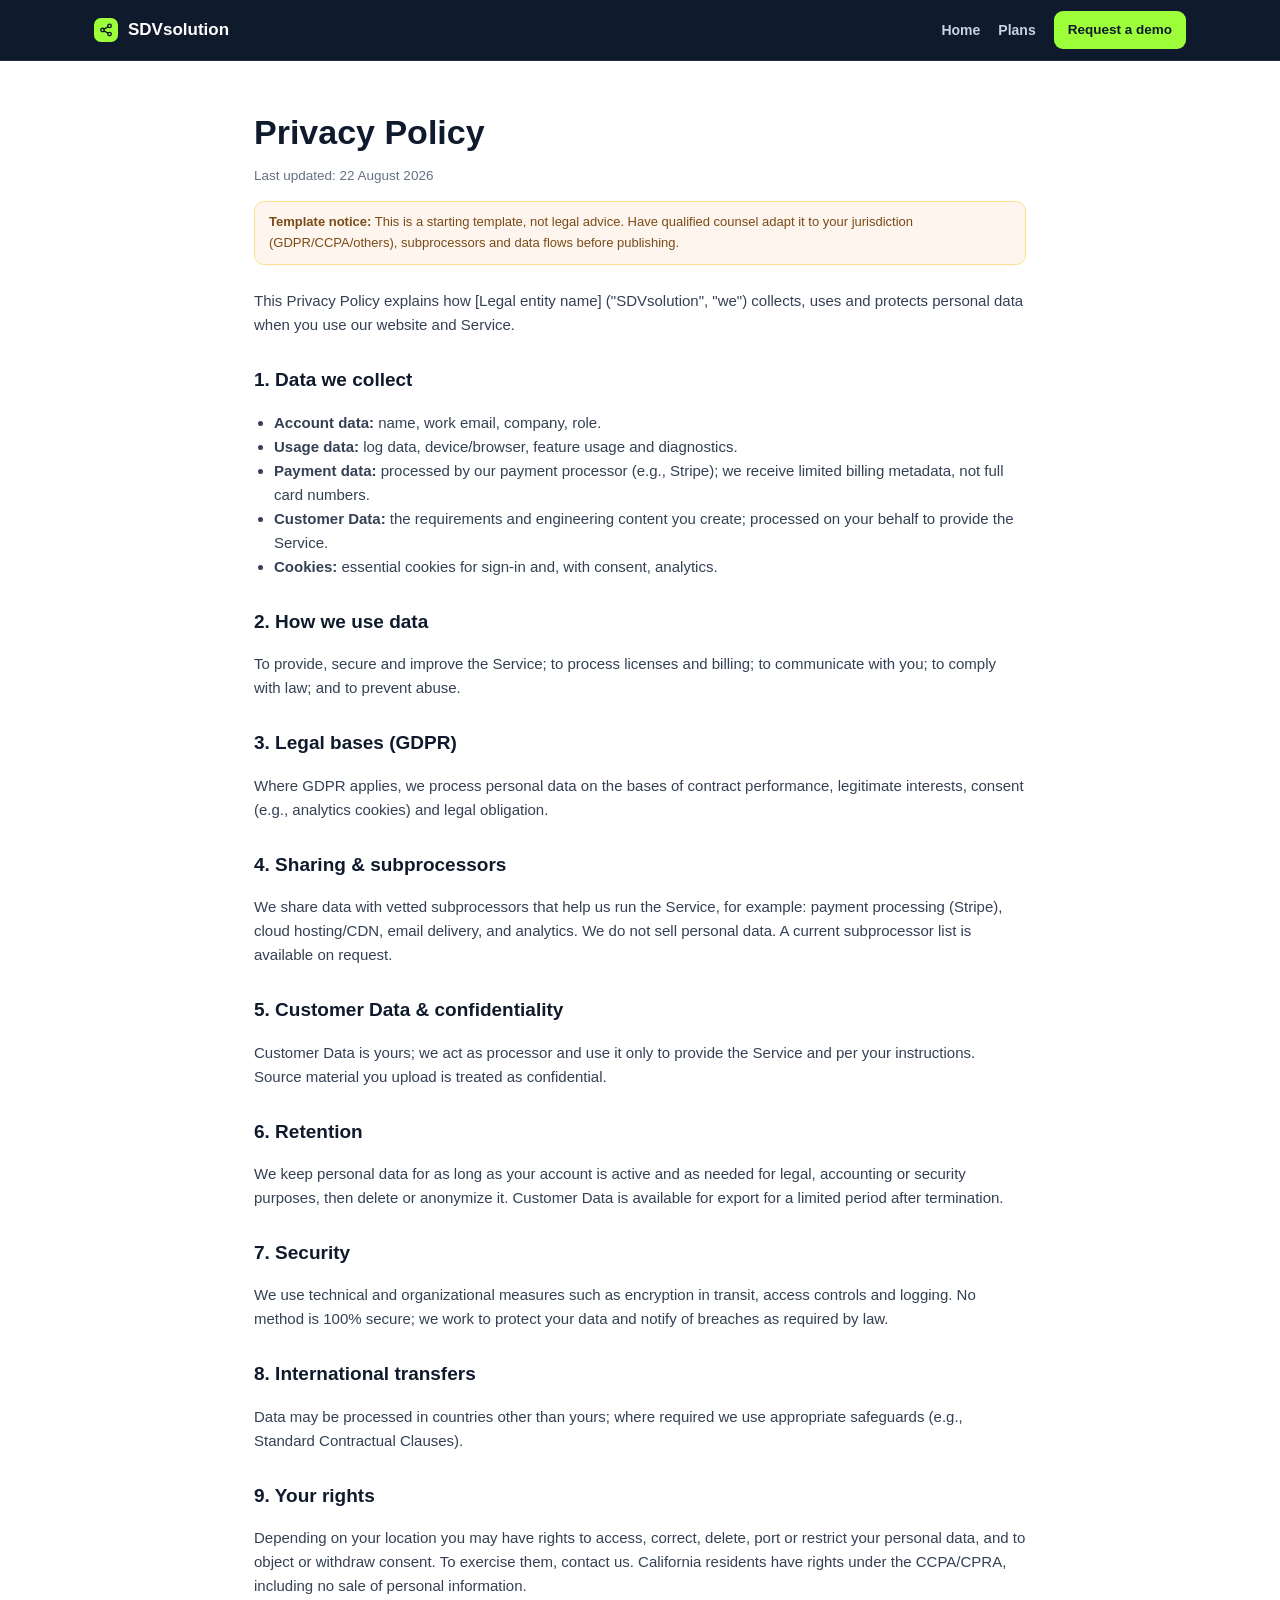
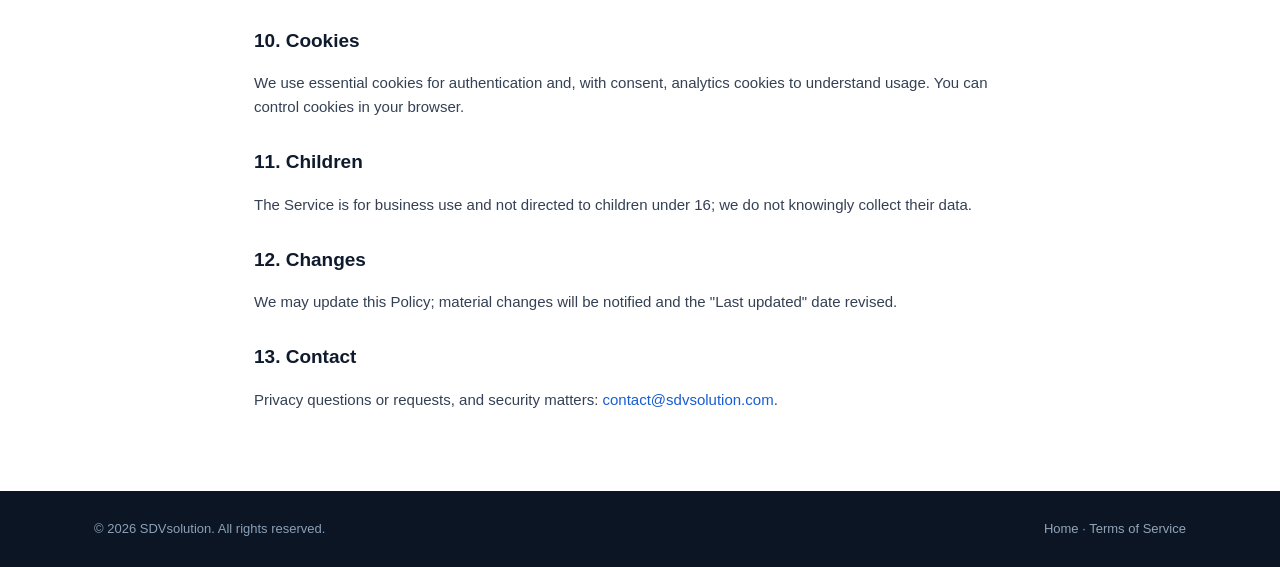
<file: privacy.html>
<!doctype html>
<html lang="en">
<head>
<meta charset="utf-8" />
<meta name="viewport" content="width=device-width, initial-scale=1" />
<title>Privacy Policy — SDVsolution</title>
<meta name="description" content="SDVsolution Privacy Policy." />
<style>
  :root{--ink:#0F1B2D;--ink2:#1D2939;--text:#344054;--muted:#667085;--line:#E4E7EC;--blue:#175CD3;--accent:#9CFF3A;
    --font:-apple-system,BlinkMacSystemFont,"Segoe UI",Roboto,Inter,Helvetica,Arial,sans-serif;}
  *{box-sizing:border-box}
  body{margin:0;font-family:var(--font);color:var(--text);line-height:1.6;background:#fff}
  a{color:var(--blue);text-decoration:none}a:hover{text-decoration:underline}
  .wrap{max-width:820px;margin:0 auto;padding:0 24px}
  header{background:var(--ink);border-bottom:1px solid rgba(255,255,255,.08)}
  .nav{display:flex;align-items:center;gap:18px;height:60px;max-width:1140px;margin:0 auto;padding:0 24px}
  .brand{display:flex;align-items:center;gap:10px;color:#fff;font-weight:800;font-size:17px}
  .logo{width:24px;height:24px;border-radius:7px;background:var(--accent);display:flex;align-items:center;justify-content:center}
  .nav .sp{margin-left:auto}
  .nav a.l{color:#C9D3E0;font-size:14px;font-weight:600}.nav a.l:hover{color:#fff;text-decoration:none}
  .btn{display:inline-flex;align-items:center;gap:8px;font-weight:700;font-size:13.5px;border-radius:9px;padding:8px 14px;background:var(--accent);color:var(--ink)}
  .doc{padding:44px 0 64px}
  .doc h1{color:var(--ink);font-size:34px;margin:0 0 6px}
  .doc .meta{color:var(--muted);font-size:13.5px;margin-bottom:8px}
  .note{background:#FEF6EE;border:1px solid #FEDF89;border-radius:10px;padding:10px 14px;font-size:13px;color:#7A4A16;margin:14px 0 24px}
  .doc h2{color:var(--ink);font-size:19px;margin:28px 0 8px}
  .doc p,.doc li{font-size:15px}
  .doc ul{padding-left:20px}
  footer{background:#0B1524;color:#8CA0B8;padding:28px 0;font-size:13px}
  footer .wrap{max-width:1140px;display:flex;justify-content:space-between;flex-wrap:wrap;gap:10px}
  footer a{color:#93A4B8}footer a:hover{color:#fff}
</style>
</head>
<body>
<header>
  <div class="nav">
    <a class="brand" href="index.html"><span class="logo"><svg width="14" height="14" viewBox="0 0 24 24" fill="none" stroke="#0F1B2D" stroke-width="2.4" stroke-linecap="round" stroke-linejoin="round"><circle cx="18" cy="5" r="3"/><circle cx="6" cy="12" r="3"/><circle cx="18" cy="19" r="3"/><path d="M8.6 13.5l6.8 4M15.4 6.5l-6.8 4"/></svg></span>SDVsolution</a>
    <span class="sp"></span>
    <a class="l" href="index.html">Home</a>
    <a class="l" href="solutions.html#plans">Plans</a>
    <a class="btn" href="index.html#demo">Request a demo</a>
  </div>
</header>

<main class="doc"><div class="wrap">
  <h1>Privacy Policy</h1>
  <div class="meta">Last updated: 22 August 2026</div>
  <div class="note"><b>Template notice:</b> This is a starting template, not legal advice. Have qualified counsel adapt it to your jurisdiction (GDPR/CCPA/others), subprocessors and data flows before publishing.</div>

  <p>This Privacy Policy explains how [Legal entity name] ("SDVsolution", "we") collects, uses and protects personal data when you use our website and Service.</p>

  <h2>1. Data we collect</h2>
  <ul>
    <li><b>Account data:</b> name, work email, company, role.</li>
    <li><b>Usage data:</b> log data, device/browser, feature usage and diagnostics.</li>
    <li><b>Payment data:</b> processed by our payment processor (e.g., Stripe); we receive limited billing metadata, not full card numbers.</li>
    <li><b>Customer Data:</b> the requirements and engineering content you create; processed on your behalf to provide the Service.</li>
    <li><b>Cookies:</b> essential cookies for sign-in and, with consent, analytics.</li>
  </ul>

  <h2>2. How we use data</h2>
  <p>To provide, secure and improve the Service; to process licenses and billing; to communicate with you; to comply with law; and to prevent abuse.</p>

  <h2>3. Legal bases (GDPR)</h2>
  <p>Where GDPR applies, we process personal data on the bases of contract performance, legitimate interests, consent (e.g., analytics cookies) and legal obligation.</p>

  <h2>4. Sharing &amp; subprocessors</h2>
  <p>We share data with vetted subprocessors that help us run the Service, for example: payment processing (Stripe), cloud hosting/CDN, email delivery, and analytics. We do not sell personal data. A current subprocessor list is available on request.</p>

  <h2>5. Customer Data &amp; confidentiality</h2>
  <p>Customer Data is yours; we act as processor and use it only to provide the Service and per your instructions. Source material you upload is treated as confidential.</p>

  <h2>6. Retention</h2>
  <p>We keep personal data for as long as your account is active and as needed for legal, accounting or security purposes, then delete or anonymize it. Customer Data is available for export for a limited period after termination.</p>

  <h2>7. Security</h2>
  <p>We use technical and organizational measures such as encryption in transit, access controls and logging. No method is 100% secure; we work to protect your data and notify of breaches as required by law.</p>

  <h2>8. International transfers</h2>
  <p>Data may be processed in countries other than yours; where required we use appropriate safeguards (e.g., Standard Contractual Clauses).</p>

  <h2>9. Your rights</h2>
  <p>Depending on your location you may have rights to access, correct, delete, port or restrict your personal data, and to object or withdraw consent. To exercise them, contact us. California residents have rights under the CCPA/CPRA, including no sale of personal information.</p>

  <h2>10. Cookies</h2>
  <p>We use essential cookies for authentication and, with consent, analytics cookies to understand usage. You can control cookies in your browser.</p>

  <h2>11. Children</h2>
  <p>The Service is for business use and not directed to children under 16; we do not knowingly collect their data.</p>

  <h2>12. Changes</h2>
  <p>We may update this Policy; material changes will be notified and the "Last updated" date revised.</p>

  <h2>13. Contact</h2>
  <p>Privacy questions or requests, and security matters: <a href="mailto:contact@sdvsolution.com">contact@sdvsolution.com</a>.</p>
</div></main>

<footer><div class="wrap">
  <span>© 2026 SDVsolution. All rights reserved.</span>
  <span><a href="index.html">Home</a> · <a href="terms.html">Terms of Service</a></span>
</div></footer>
</body>
</html>
</file>
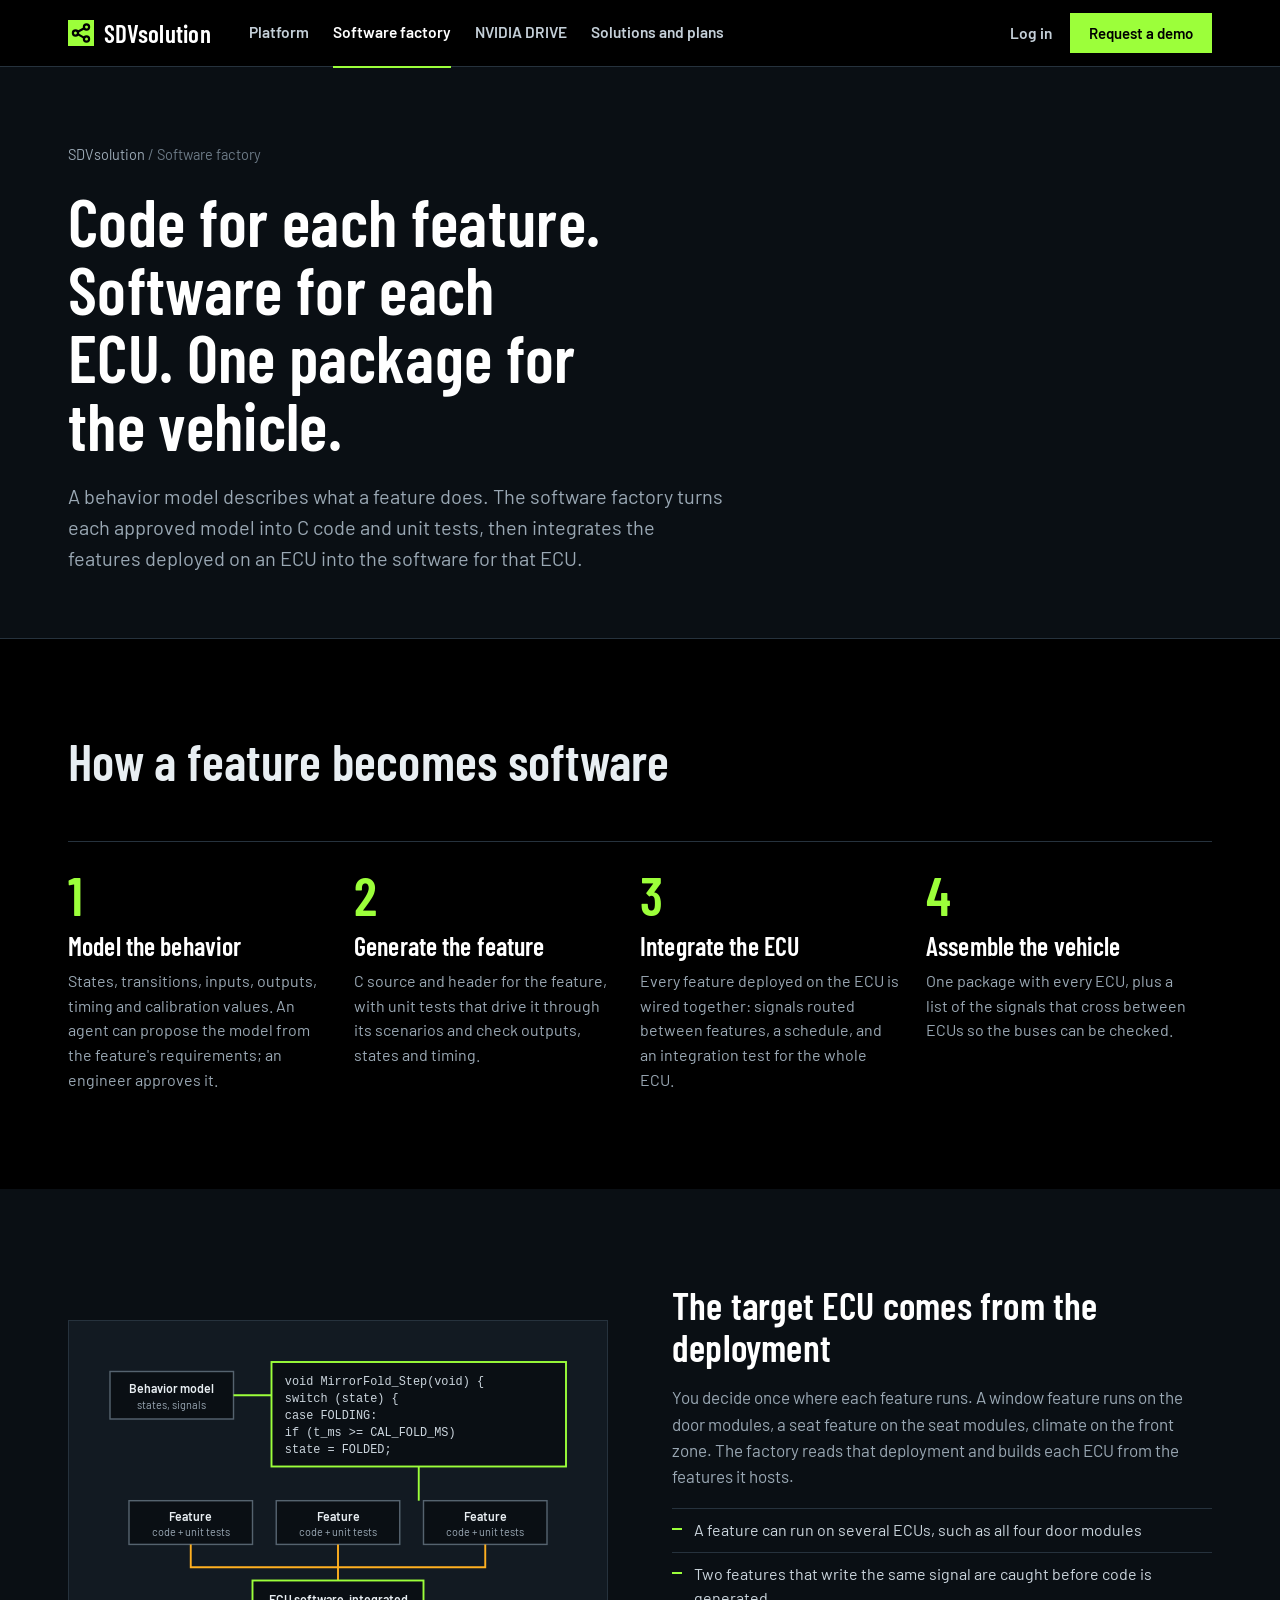
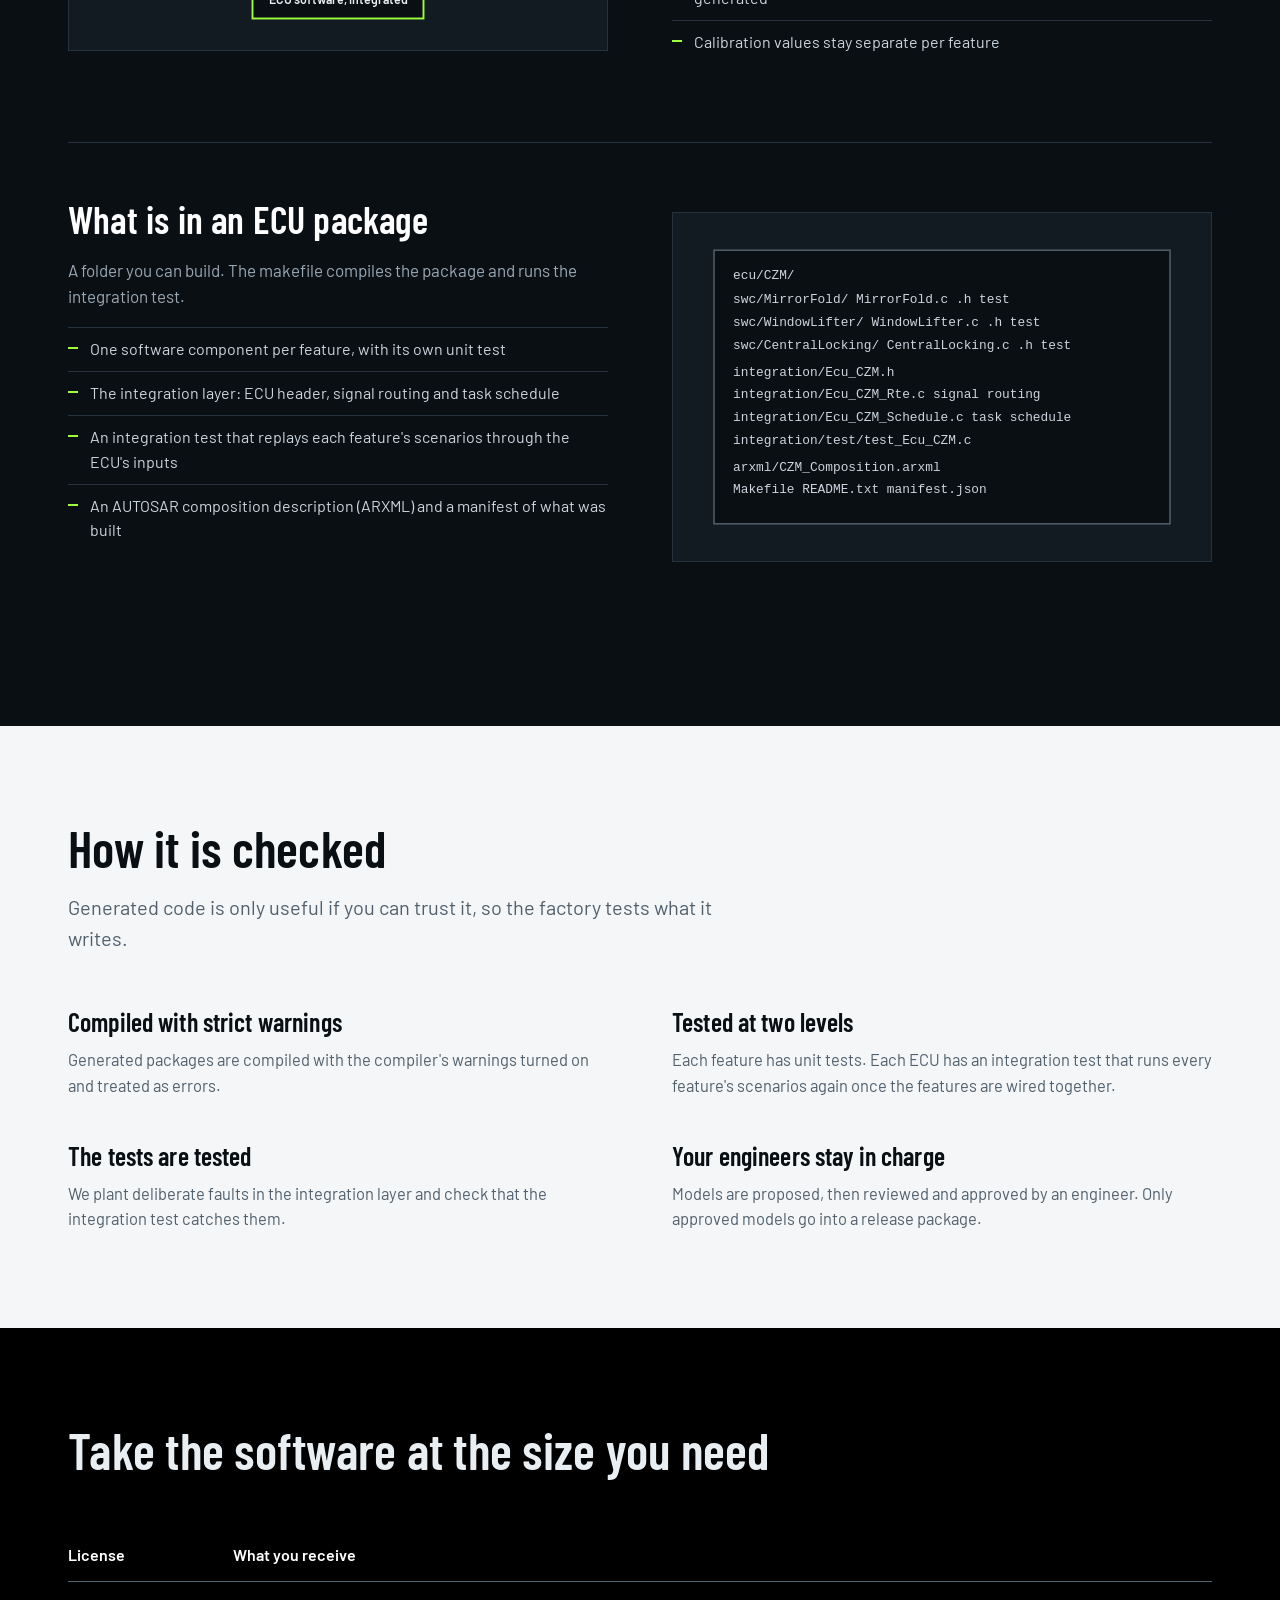
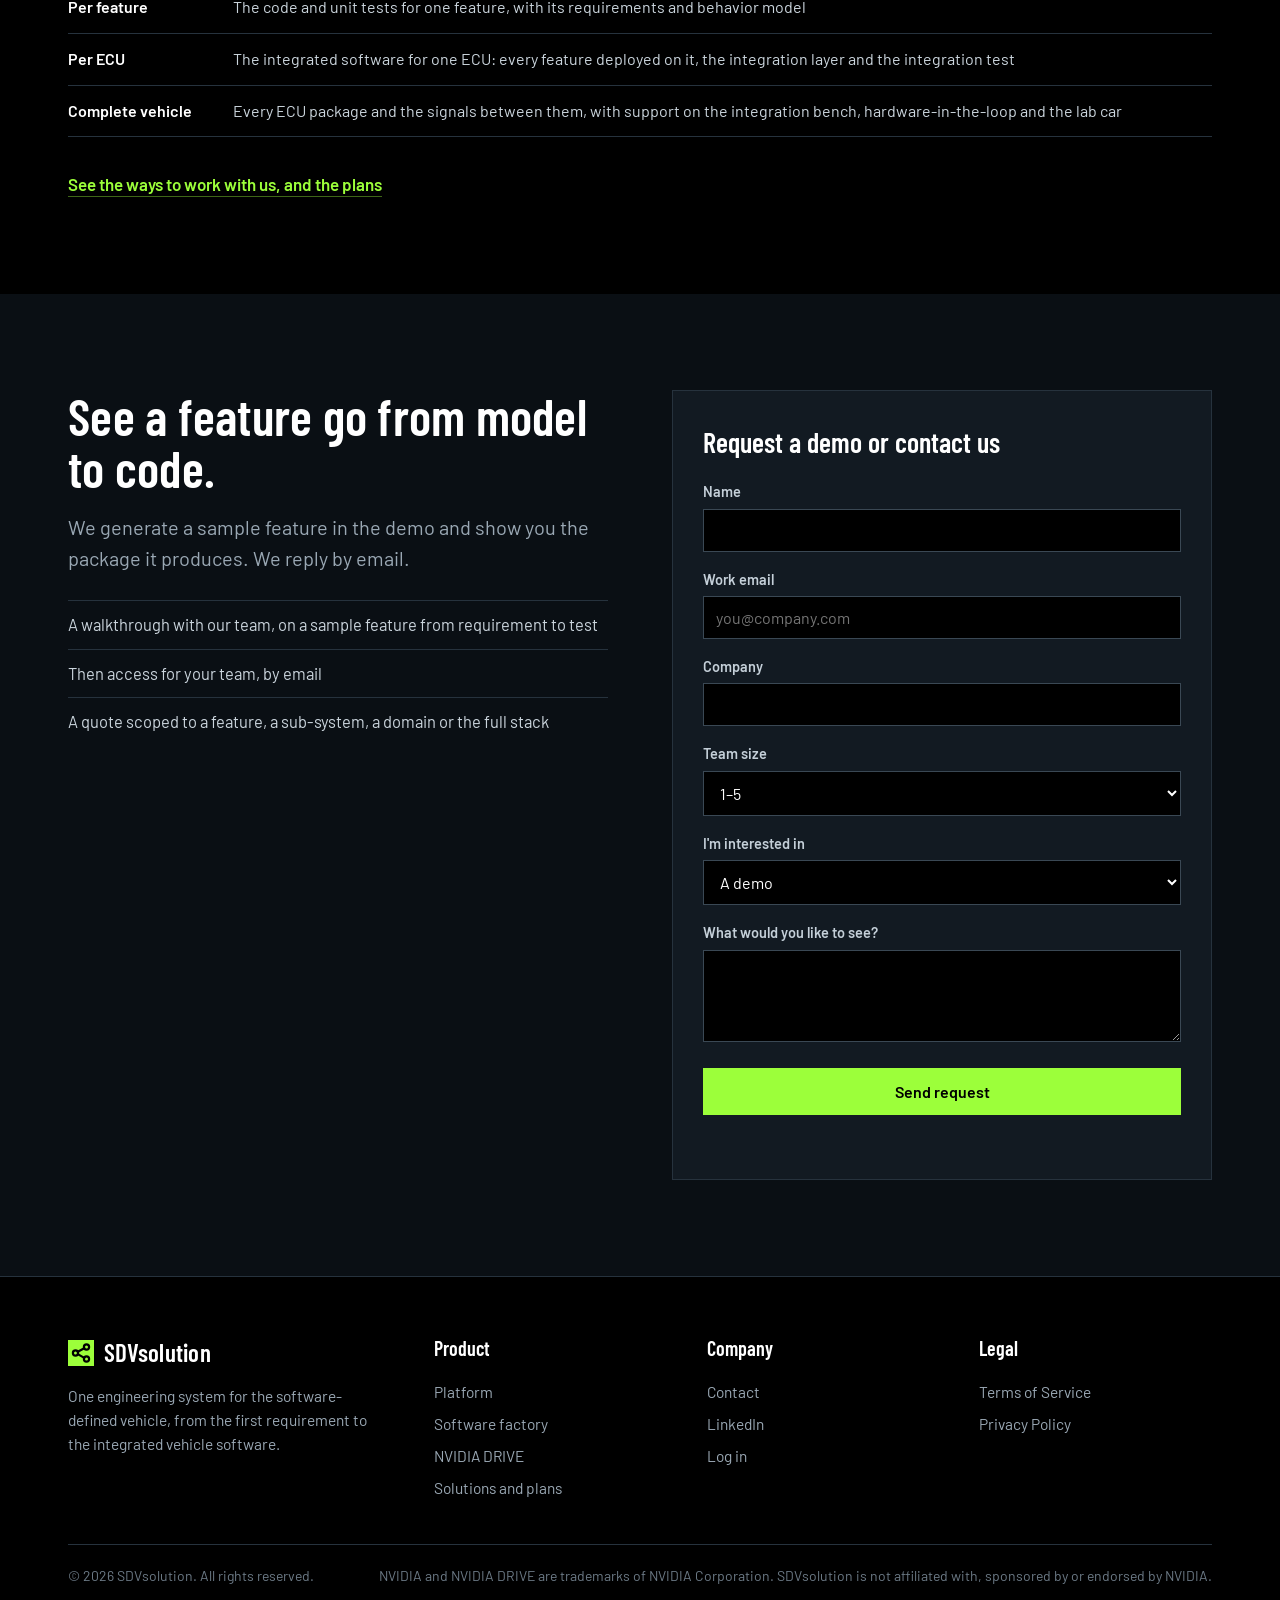
<file: software-factory.html>
<!doctype html>
<html lang="en">
<head>
<meta charset="utf-8" />
<meta name="viewport" content="width=device-width, initial-scale=1" />
<title>Software factory | SDVsolution</title>
<meta name="description" content="The SDVsolution software factory generates C code and unit tests for each vehicle feature from its behavior model, integrates the features deployed on each ECU, and assembles the complete vehicle software package." />
<link rel="preload" href="assets/fonts/barlow-condensed-latin-600-normal.woff2" as="font" type="font/woff2" crossorigin />
<link rel="icon" href="assets/favicon.svg" type="image/svg+xml" />
<link rel="stylesheet" href="assets/site.css" />
</head>
<body>
<header class="top"><div class="wrap nav">
  <a class="brand" href="index.html" ><svg width="26" height="26" viewBox="0 0 26 26" aria-hidden="true"><rect width="26" height="26" fill="#9CFF3A"/><g fill="none" stroke="#000" stroke-width="2.2" stroke-linecap="square"><circle cx="18.5" cy="7" r="2.6"/><circle cx="7.5" cy="13" r="2.6"/><circle cx="18.5" cy="19" r="2.6"/><path d="M9.8 11.8l6.4-3.6M9.8 14.2l6.4 3.6"/></g></svg>SDVsolution</a>
  <nav class="navlinks" aria-label="Main"><a href="platform.html" >Platform</a><a href="software-factory.html"  aria-current="page">Software factory</a><a href="nvidia-drive.html" >NVIDIA DRIVE</a><a href="solutions.html" >Solutions and plans</a></nav>
  <div class="nav-cta"><a class="login" href="https://app.sdvsolution.com" >Log in</a><a class="btn btn-lime" href="#demo">Request a demo</a></div>
</div></header>
<a id="top"></a>
<section class="phero"><div class="wrap"><p class="crumb"><a href="index.html" >SDVsolution</a> / Software factory</p><h1>Code for each feature. Software for each ECU. One package for the vehicle.</h1><p class="lead">A behavior model describes what a feature does. The software factory turns each approved model into C code and unit tests, then integrates the features deployed on an ECU into the software for that ECU.</p></div></section>
<section class="band band-black"><div class="wrap">
  <div class="head"><h2>How a feature becomes software</h2></div>
  <div class="steps">
    <div class="step"><h3>Model the behavior</h3><p>States, transitions, inputs, outputs, timing and calibration values. An agent can propose the model from the feature's requirements; an engineer approves it.</p></div>
    <div class="step"><h3>Generate the feature</h3><p>C source and header for the feature, with unit tests that drive it through its scenarios and check outputs, states and timing.</p></div>
    <div class="step"><h3>Integrate the ECU</h3><p>Every feature deployed on the ECU is wired together: signals routed between features, a schedule, and an integration test for the whole ECU.</p></div>
    <div class="step"><h3>Assemble the vehicle</h3><p>One package with every ECU, plus a list of the signals that cross between ECUs so the buses can be checked.</p></div>
  </div>
</div></section>

<section class="band band-ink"><div class="wrap">
  <div class="row"><figure class="art"><svg viewBox="0 0 520 300" role="img" aria-label="A behavior model becomes C code and unit tests for one feature. The features deployed on one ECU are integrated into that ECU's software, and the ECUs into the vehicle package.">
  <rect class="d-box" x="20" y="30" width="130" height="50"/><text class="d-t" x="85.0" y="53.0" text-anchor="middle">Behavior model</text><text class="d-s" x="85.0" y="69.0" text-anchor="middle">states, signals</text>
  <path class="d-wire d-eth" d="M150 55H190"/>
  <rect class="d-core" x="190" y="20" width="310" height="110"/>
  <g class="d-code" xml:space="preserve"><text x="204" y="44">void MirrorFold_Step(void) {</text><text x="204" y="62">  switch (state) {</text><text x="204" y="80">    case FOLDING:</text><text x="204" y="98">      if (t_ms &gt;= CAL_FOLD_MS)</text><text x="204" y="116">        state = FOLDED;</text></g>
  <path class="d-wire d-eth" d="M345 130V166"/>
  <rect class="d-box" x="40" y="166" width="130" height="46"/><text class="d-t" x="105.0" y="187.0" text-anchor="middle">Feature</text><text class="d-s" x="105.0" y="203.0" text-anchor="middle">code + unit tests</text><rect class="d-box" x="195" y="166" width="130" height="46"/><text class="d-t" x="260.0" y="187.0" text-anchor="middle">Feature</text><text class="d-s" x="260.0" y="203.0" text-anchor="middle">code + unit tests</text><rect class="d-box" x="350" y="166" width="130" height="46"/><text class="d-t" x="415.0" y="187.0" text-anchor="middle">Feature</text><text class="d-s" x="415.0" y="203.0" text-anchor="middle">code + unit tests</text>
  <path class="d-wire d-can" d="M105 212V236H415V212M260 212V236M260 236V250"/>
  <rect class="d-core" x="170" y="250" width="180" height="40"/><text class="d-t" x="260.0" y="275.0" text-anchor="middle">ECU software, integrated</text>
</svg></figure><div><h3>The target ECU comes from the deployment</h3><p>You decide once where each feature runs. A window feature runs on the door modules, a seat feature on the seat modules, climate on the front zone. The factory reads that deployment and builds each ECU from the features it hosts.</p><ul><li>A feature can run on several ECUs, such as all four door modules</li><li>Two features that write the same signal are caught before code is generated</li><li>Calibration values stay separate per feature</li></ul></div></div>
  <div class="row flip"><figure class="art"><svg viewBox="0 0 520 320" role="img" aria-label="The contents of a generated ECU package: one folder per software component, the integration layer, the test, the AUTOSAR description, a makefile and a manifest.">
  <rect class="d-box" x="20" y="16" width="480" height="288"/>
  <g class="d-code" xml:space="preserve" style="font-size:13.5px">
   <text x="40" y="46">ecu/CZM/</text>
   <text x="40" y="72">  swc/MirrorFold/        MirrorFold.c  .h  test</text>
   <text x="40" y="96">  swc/WindowLifter/      WindowLifter.c  .h  test</text>
   <text x="40" y="120">  swc/CentralLocking/    CentralLocking.c  .h  test</text>
   <text x="40" y="148">  integration/Ecu_CZM.h</text>
   <text x="40" y="172">  integration/Ecu_CZM_Rte.c       signal routing</text>
   <text x="40" y="196">  integration/Ecu_CZM_Schedule.c  task schedule</text>
   <text x="40" y="220">  integration/test/test_Ecu_CZM.c</text>
   <text x="40" y="248">  arxml/CZM_Composition.arxml</text>
   <text x="40" y="272">  Makefile   README.txt   manifest.json</text>
  </g>
</svg></figure><div><h3>What is in an ECU package</h3><p>A folder you can build. The makefile compiles the package and runs the integration test.</p><ul><li>One software component per feature, with its own unit test</li><li>The integration layer: ECU header, signal routing and task schedule</li><li>An integration test that replays each feature's scenarios through the ECU's inputs</li><li>An AUTOSAR composition description (ARXML) and a manifest of what was built</li></ul></div></div>
</div></section>

<section class="band on-paper"><div class="wrap">
  <div class="head"><h2>How it is checked</h2><p class="lead">Generated code is only useful if you can trust it, so the factory tests what it writes.</p></div>
  <div class="cols">
    <div><h3>Compiled with strict warnings</h3><p>Generated packages are compiled with the compiler's warnings turned on and treated as errors.</p></div>
    <div><h3>Tested at two levels</h3><p>Each feature has unit tests. Each ECU has an integration test that runs every feature's scenarios again once the features are wired together.</p></div>
    <div><h3>The tests are tested</h3><p>We plant deliberate faults in the integration layer and check that the integration test catches them.</p></div>
    <div><h3>Your engineers stay in charge</h3><p>Models are proposed, then reviewed and approved by an engineer. Only approved models go into a release package.</p></div>
  </div>
</div></section>

<section class="band band-black"><div class="wrap">
  <div class="head"><h2>Take the software at the size you need</h2></div>
  <div class="scroll"><table class="tbl">
    <tr><th>License</th><th>What you receive</th></tr>
    <tr><td>Per feature</td><td>The code and unit tests for one feature, with its requirements and behavior model</td></tr>
    <tr><td>Per ECU</td><td>The integrated software for one ECU: every feature deployed on it, the integration layer and the integration test</td></tr>
    <tr><td>Complete vehicle</td><td>Every ECU package and the signals between them, with support on the integration bench, hardware-in-the-loop and the lab car</td></tr>
  </table></div>
  <p style="margin-top:34px"><a class="more" href="solutions.html" >See the ways to work with us, and the plans</a></p>
</div></section>
<section class="band band-ink" id="demo"><div class="wrap contact">
  <div>
    <h2>See a feature go from model to code.</h2>
    <p class="lead">We generate a sample feature in the demo and show you the package it produces. We reply by email.</p>
    <ul class="pts">
      <li>A walkthrough with our team, on a sample feature from requirement to test</li>
      <li>Then access for your team, by email</li>
      <li>A quote scoped to a feature, a sub-system, a domain or the full stack</li>
    </ul>
  </div>
  <form class="demo" id="demoForm" action="https://formspree.io/f/xljrqwaw" method="POST">
    <div class="ttl">Request a demo or contact us</div>
    <label for="df-name">Name</label><input id="df-name" name="name" required autocomplete="name" />
    <label for="df-email">Work email</label><input id="df-email" type="email" name="email" required autocomplete="email" placeholder="you@company.com" />
    <label for="df-company">Company</label><input id="df-company" name="company" autocomplete="organization" />
    <label for="df-team">Team size</label><select id="df-team" name="team_size"><option>1–5</option><option>6–20</option><option>21–100</option><option>100+</option></select>
    <label for="df-interest">I'm interested in</label><select id="df-interest" name="interest"><option>A demo</option><option>NVIDIA DRIVE AGX Thor integration</option><option>Generated software for a feature</option><option>Generated software for an ECU</option><option>The complete vehicle software</option><option>A license for a sub-system or domain</option><option>A tool license</option><option>Something else</option></select>
    <label for="df-msg">What would you like to see?</label><textarea id="df-msg" name="message"></textarea>
    <input type="hidden" name="_subject" value="SDVsolution contact request" />
    <input type="text" name="_gotcha" style="display:none" tabindex="-1" autocomplete="off" />
    <button class="btn btn-lime" type="submit">Send request</button>
    <div class="status" id="demoStatus" role="status" aria-live="polite"></div>
  </form>
</div></section>
<footer><div class="wrap">
  <div class="fgrid">
    <div><div class="brand" style="margin-bottom:12px"><svg width="26" height="26" viewBox="0 0 26 26" aria-hidden="true"><rect width="26" height="26" fill="#9CFF3A"/><g fill="none" stroke="#000" stroke-width="2.2" stroke-linecap="square"><circle cx="18.5" cy="7" r="2.6"/><circle cx="7.5" cy="13" r="2.6"/><circle cx="18.5" cy="19" r="2.6"/><path d="M9.8 11.8l6.4-3.6M9.8 14.2l6.4 3.6"/></g></svg>SDVsolution</div><p style="max-width:34ch">One engineering system for the software-defined vehicle, from the first requirement to the integrated vehicle software.</p></div>
    <div><h4>Product</h4><a href="platform.html" >Platform</a><a href="software-factory.html" >Software factory</a><a href="nvidia-drive.html" >NVIDIA DRIVE</a><a href="solutions.html" >Solutions and plans</a></div>
    <div><h4>Company</h4><a href="#demo">Contact</a><a href="https://www.linkedin.com/company/sdvsolution/" target="_blank" rel="noopener">LinkedIn</a><a href="https://app.sdvsolution.com" >Log in</a></div>
    <div><h4>Legal</h4><a href="terms.html" >Terms of Service</a><a href="privacy.html" >Privacy Policy</a></div>
  </div>
  <div class="fbot"><span>© 2026 SDVsolution. All rights reserved.</span><span>NVIDIA and NVIDIA DRIVE are trademarks of NVIDIA Corporation. SDVsolution is not affiliated with, sponsored by or endorsed by NVIDIA.</span></div>
</div></footer>
<script src="assets/site.js"></script>
</body>
</html>
</file>
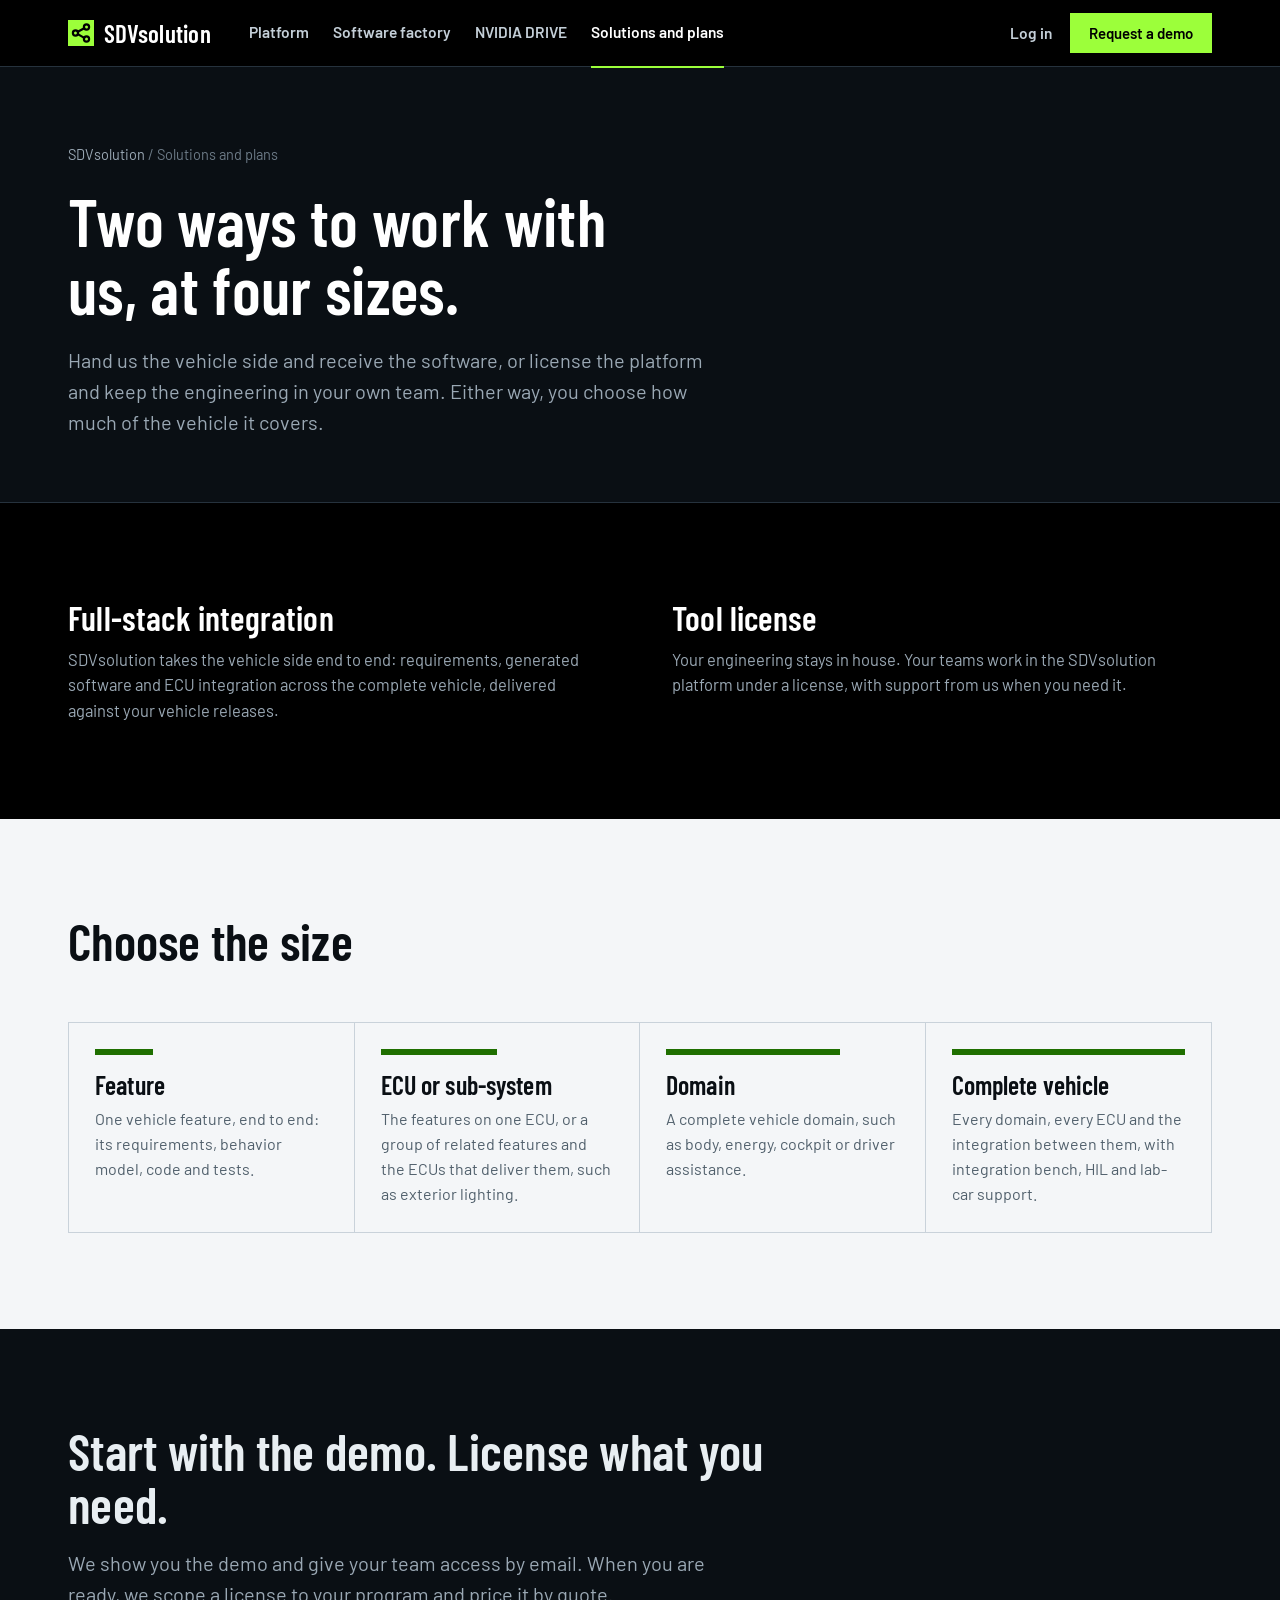
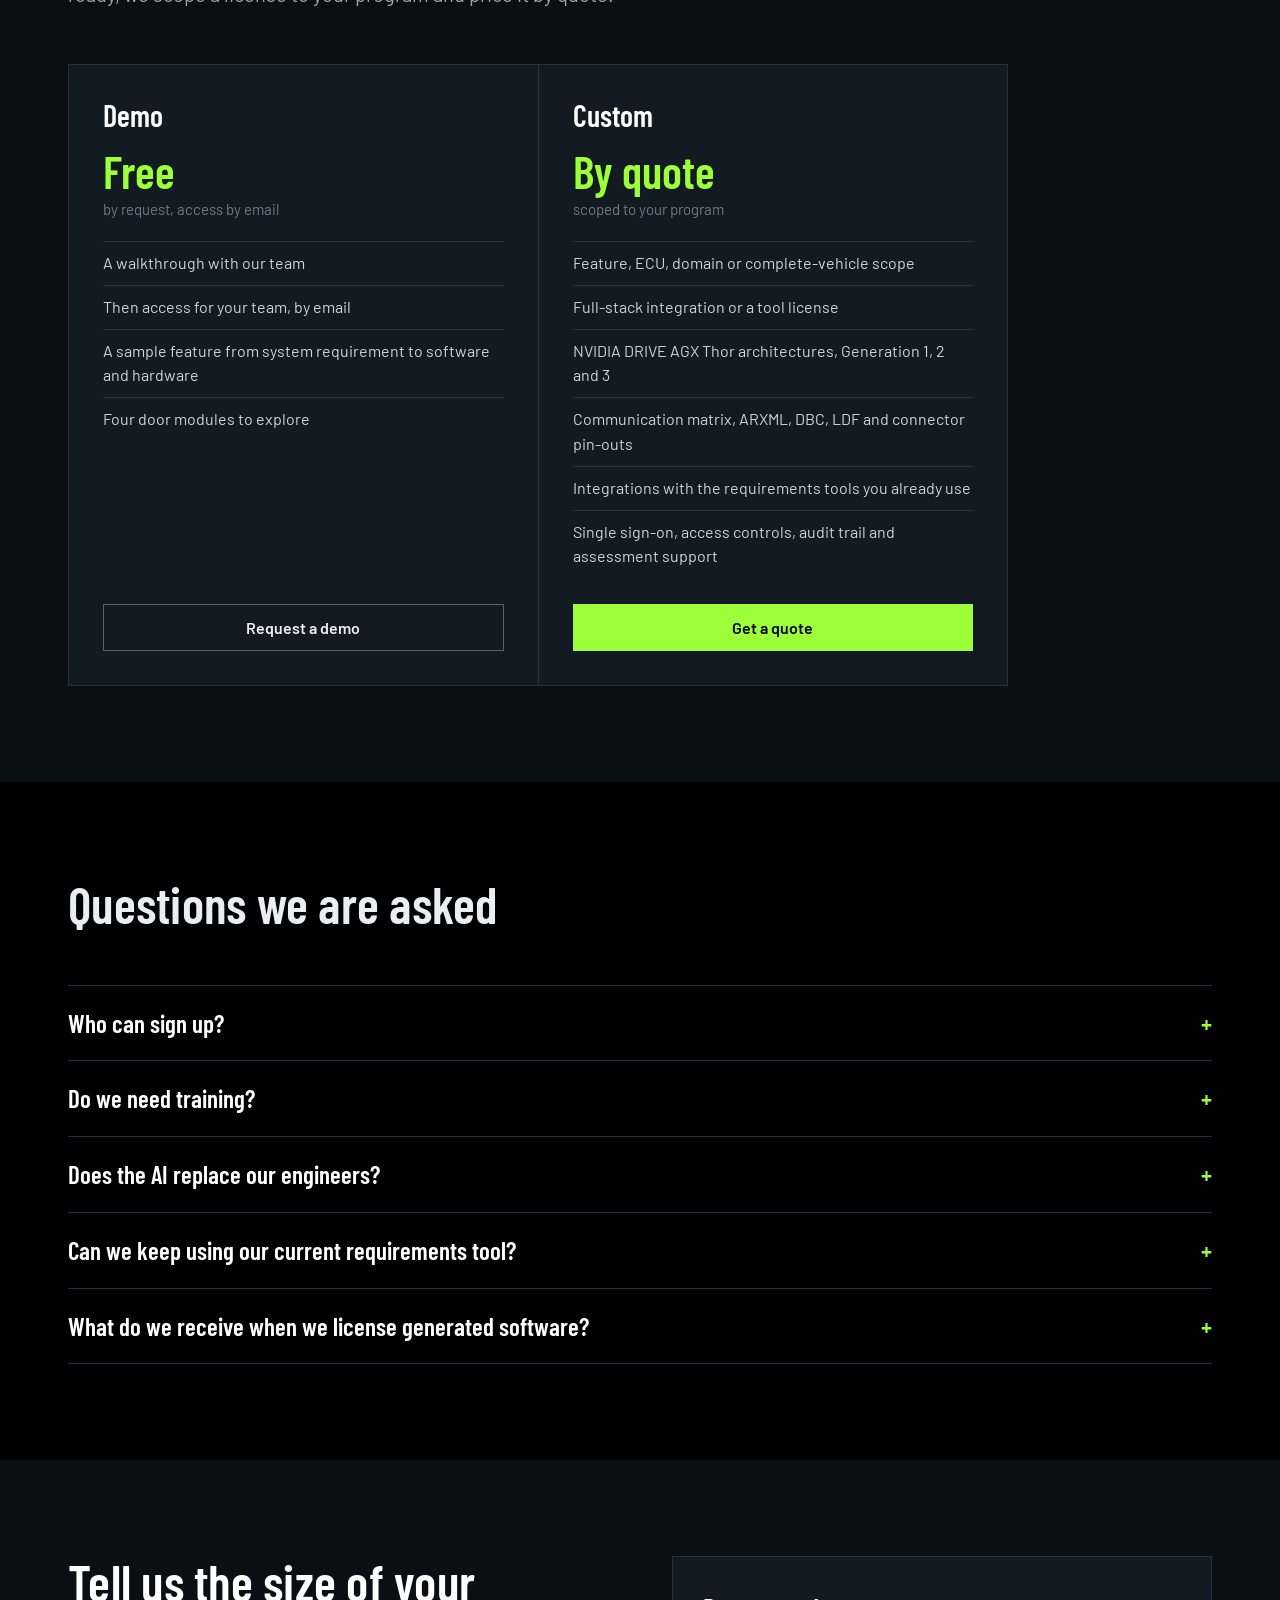
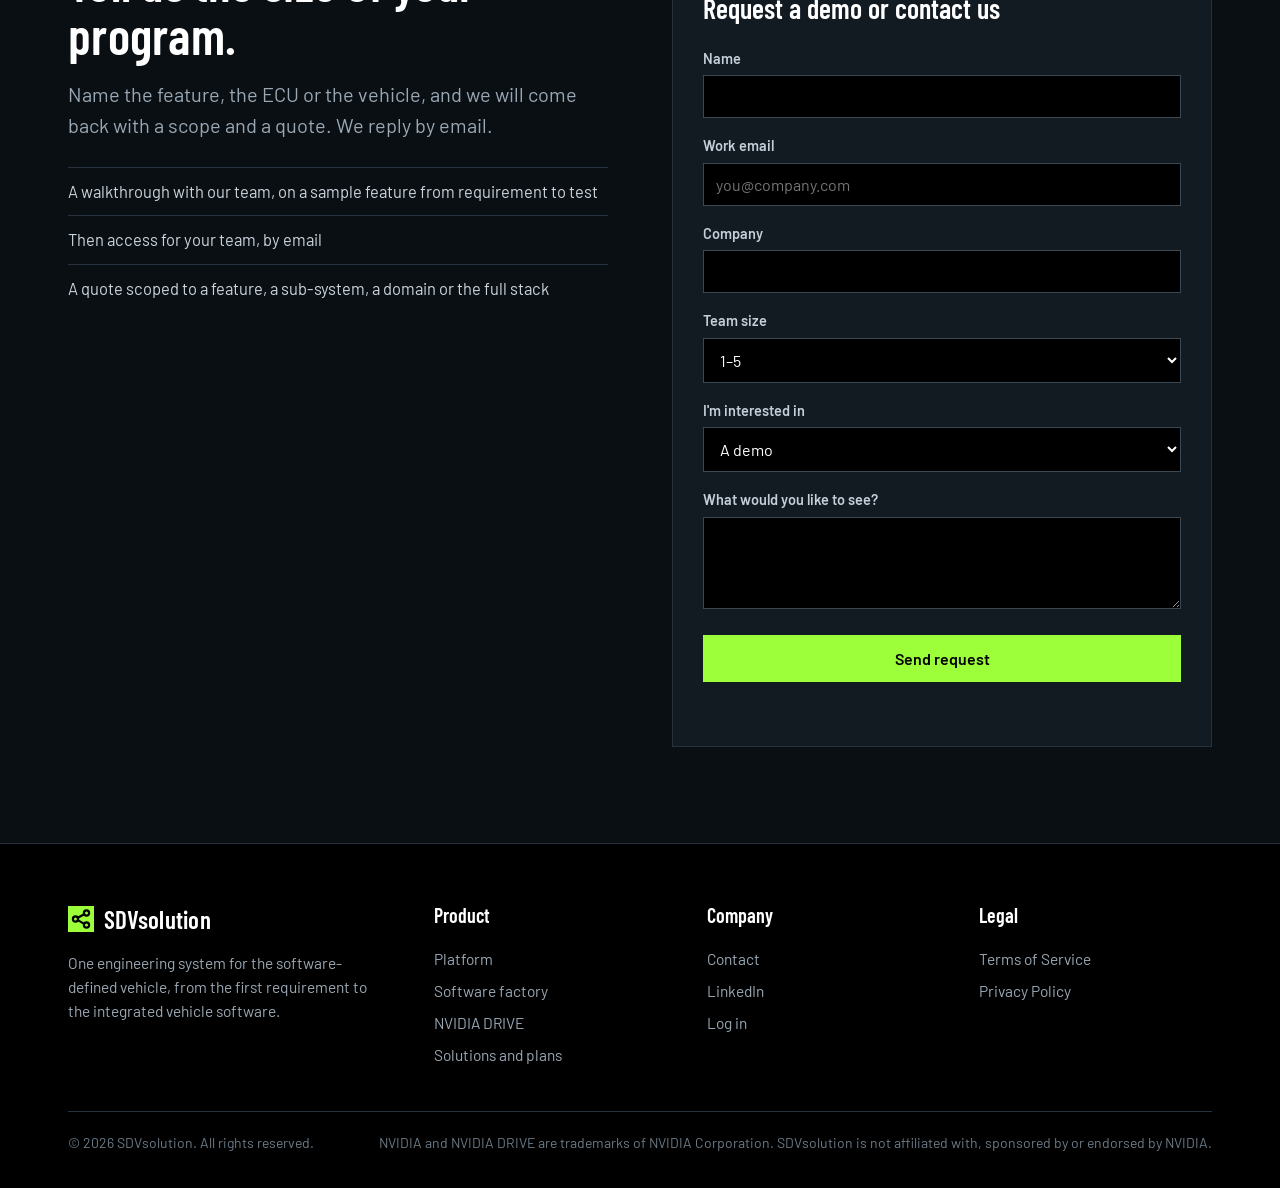
<file: solutions.html>
<!doctype html>
<html lang="en">
<head>
<meta charset="utf-8" />
<meta name="viewport" content="width=device-width, initial-scale=1" />
<title>Solutions and plans | SDVsolution</title>
<meta name="description" content="Work with SDVsolution through full-stack integration or a tool license, at the size of one feature, one ECU, one domain or the complete vehicle. Start with a free demo; licenses are priced by quote." />
<link rel="preload" href="assets/fonts/barlow-condensed-latin-600-normal.woff2" as="font" type="font/woff2" crossorigin />
<link rel="icon" href="assets/favicon.svg" type="image/svg+xml" />
<link rel="stylesheet" href="assets/site.css" />
</head>
<body>
<header class="top"><div class="wrap nav">
  <a class="brand" href="index.html" ><svg width="26" height="26" viewBox="0 0 26 26" aria-hidden="true"><rect width="26" height="26" fill="#9CFF3A"/><g fill="none" stroke="#000" stroke-width="2.2" stroke-linecap="square"><circle cx="18.5" cy="7" r="2.6"/><circle cx="7.5" cy="13" r="2.6"/><circle cx="18.5" cy="19" r="2.6"/><path d="M9.8 11.8l6.4-3.6M9.8 14.2l6.4 3.6"/></g></svg>SDVsolution</a>
  <nav class="navlinks" aria-label="Main"><a href="platform.html" >Platform</a><a href="software-factory.html" >Software factory</a><a href="nvidia-drive.html" >NVIDIA DRIVE</a><a href="solutions.html"  aria-current="page">Solutions and plans</a></nav>
  <div class="nav-cta"><a class="login" href="https://app.sdvsolution.com" >Log in</a><a class="btn btn-lime" href="#demo">Request a demo</a></div>
</div></header>
<a id="top"></a>
<section class="phero"><div class="wrap"><p class="crumb"><a href="index.html" >SDVsolution</a> / Solutions and plans</p><h1>Two ways to work with us, at four sizes.</h1><p class="lead">Hand us the vehicle side and receive the software, or license the platform and keep the engineering in your own team. Either way, you choose how much of the vehicle it covers.</p></div></section>
<section class="band band-black"><div class="wrap">
  <div class="cols">
    <div><h3 style="color:#fff;font-size:34px">Full-stack integration</h3><p>SDVsolution takes the vehicle side end to end: requirements, generated software and ECU integration across the complete vehicle, delivered against your vehicle releases.</p></div>
    <div><h3 style="color:#fff;font-size:34px">Tool license</h3><p>Your engineering stays in house. Your teams work in the SDVsolution platform under a license, with support from us when you need it.</p></div>
  </div>
</div></section>

<section class="band on-paper"><div class="wrap">
  <div class="head"><h2>Choose the size</h2></div>
  <div class="scopes">
    <div class="scope"><div class="bar" style="width:25%"></div><h3>Feature</h3><p>One vehicle feature, end to end: its requirements, behavior model, code and tests.</p></div>
    <div class="scope"><div class="bar" style="width:50%"></div><h3>ECU or sub-system</h3><p>The features on one ECU, or a group of related features and the ECUs that deliver them, such as exterior lighting.</p></div>
    <div class="scope"><div class="bar" style="width:75%"></div><h3>Domain</h3><p>A complete vehicle domain, such as body, energy, cockpit or driver assistance.</p></div>
    <div class="scope"><div class="bar" style="width:100%"></div><h3>Complete vehicle</h3><p>Every domain, every ECU and the integration between them, with integration bench, HIL and lab-car support.</p></div>
  </div>
</div></section>

<section class="band band-ink" id="plans"><div class="wrap">
  <div class="head"><h2>Start with the demo. License what you need.</h2><p class="lead">We show you the demo and give your team access by email. When you are ready, we scope a license to your program and price it by quote.</p></div>
  <div class="plans">
    <div class="plan"><h3>Demo</h3><div class="amt">Free</div><div class="per">by request, access by email</div><ul><li>A walkthrough with our team</li><li>Then access for your team, by email</li><li>A sample feature from system requirement to software and hardware</li><li>Four door modules to explore</li></ul><a class="btn btn-line" href="#demo">Request a demo</a></div>
    <div class="plan"><h3>Custom</h3><div class="amt">By quote</div><div class="per">scoped to your program</div><ul><li>Feature, ECU, domain or complete-vehicle scope</li><li>Full-stack integration or a tool license</li><li>NVIDIA DRIVE AGX Thor architectures, Generation 1, 2 and 3</li><li>Communication matrix, ARXML, DBC, LDF and connector pin-outs</li><li>Integrations with the requirements tools you already use</li><li>Single sign-on, access controls, audit trail and assessment support</li></ul><a class="btn btn-lime" href="#demo">Get a quote</a></div>
  </div>
</div></section>

<section class="band band-black"><div class="wrap">
  <div class="head"><h2>Questions we are asked</h2></div>
  <details><summary>Who can sign up?</summary><p>Access is by invitation. Request a demo, and after the walkthrough we enable the email addresses of your team.</p></details>
  <details><summary>Do we need training?</summary><p>No. If you have used a requirements tool, the tree, the document view and the import and export will be familiar. The assistant answers questions inside the app.</p></details>
  <details><summary>Does the AI replace our engineers?</summary><p>No. Agents draft requirements and propose behavior models. An engineer reviews and approves each one, and only approved work goes into a baseline or a release package.</p></details>
  <details><summary>Can we keep using our current requirements tool?</summary><p>Yes. Requirements can be imported and exported, and the Custom plan includes integrations with the tools your program already uses.</p></details>
  <details><summary>What do we receive when we license generated software?</summary><p>Source code, tests and a build file, for a feature, an ECU or the complete vehicle. The software factory page lists the contents of a package.</p></details>
</div></section>
<section class="band band-ink" id="demo"><div class="wrap contact">
  <div>
    <h2>Tell us the size of your program.</h2>
    <p class="lead">Name the feature, the ECU or the vehicle, and we will come back with a scope and a quote. We reply by email.</p>
    <ul class="pts">
      <li>A walkthrough with our team, on a sample feature from requirement to test</li>
      <li>Then access for your team, by email</li>
      <li>A quote scoped to a feature, a sub-system, a domain or the full stack</li>
    </ul>
  </div>
  <form class="demo" id="demoForm" action="https://formspree.io/f/xljrqwaw" method="POST">
    <div class="ttl">Request a demo or contact us</div>
    <label for="df-name">Name</label><input id="df-name" name="name" required autocomplete="name" />
    <label for="df-email">Work email</label><input id="df-email" type="email" name="email" required autocomplete="email" placeholder="you@company.com" />
    <label for="df-company">Company</label><input id="df-company" name="company" autocomplete="organization" />
    <label for="df-team">Team size</label><select id="df-team" name="team_size"><option>1–5</option><option>6–20</option><option>21–100</option><option>100+</option></select>
    <label for="df-interest">I'm interested in</label><select id="df-interest" name="interest"><option>A demo</option><option>NVIDIA DRIVE AGX Thor integration</option><option>Generated software for a feature</option><option>Generated software for an ECU</option><option>The complete vehicle software</option><option>A license for a sub-system or domain</option><option>A tool license</option><option>Something else</option></select>
    <label for="df-msg">What would you like to see?</label><textarea id="df-msg" name="message"></textarea>
    <input type="hidden" name="_subject" value="SDVsolution contact request" />
    <input type="text" name="_gotcha" style="display:none" tabindex="-1" autocomplete="off" />
    <button class="btn btn-lime" type="submit">Send request</button>
    <div class="status" id="demoStatus" role="status" aria-live="polite"></div>
  </form>
</div></section>
<footer><div class="wrap">
  <div class="fgrid">
    <div><div class="brand" style="margin-bottom:12px"><svg width="26" height="26" viewBox="0 0 26 26" aria-hidden="true"><rect width="26" height="26" fill="#9CFF3A"/><g fill="none" stroke="#000" stroke-width="2.2" stroke-linecap="square"><circle cx="18.5" cy="7" r="2.6"/><circle cx="7.5" cy="13" r="2.6"/><circle cx="18.5" cy="19" r="2.6"/><path d="M9.8 11.8l6.4-3.6M9.8 14.2l6.4 3.6"/></g></svg>SDVsolution</div><p style="max-width:34ch">One engineering system for the software-defined vehicle, from the first requirement to the integrated vehicle software.</p></div>
    <div><h4>Product</h4><a href="platform.html" >Platform</a><a href="software-factory.html" >Software factory</a><a href="nvidia-drive.html" >NVIDIA DRIVE</a><a href="solutions.html" >Solutions and plans</a></div>
    <div><h4>Company</h4><a href="#demo">Contact</a><a href="https://www.linkedin.com/company/sdvsolution/" target="_blank" rel="noopener">LinkedIn</a><a href="https://app.sdvsolution.com" >Log in</a></div>
    <div><h4>Legal</h4><a href="terms.html" >Terms of Service</a><a href="privacy.html" >Privacy Policy</a></div>
  </div>
  <div class="fbot"><span>© 2026 SDVsolution. All rights reserved.</span><span>NVIDIA and NVIDIA DRIVE are trademarks of NVIDIA Corporation. SDVsolution is not affiliated with, sponsored by or endorsed by NVIDIA.</span></div>
</div></footer>
<script src="assets/site.js"></script>
</body>
</html>
</file>
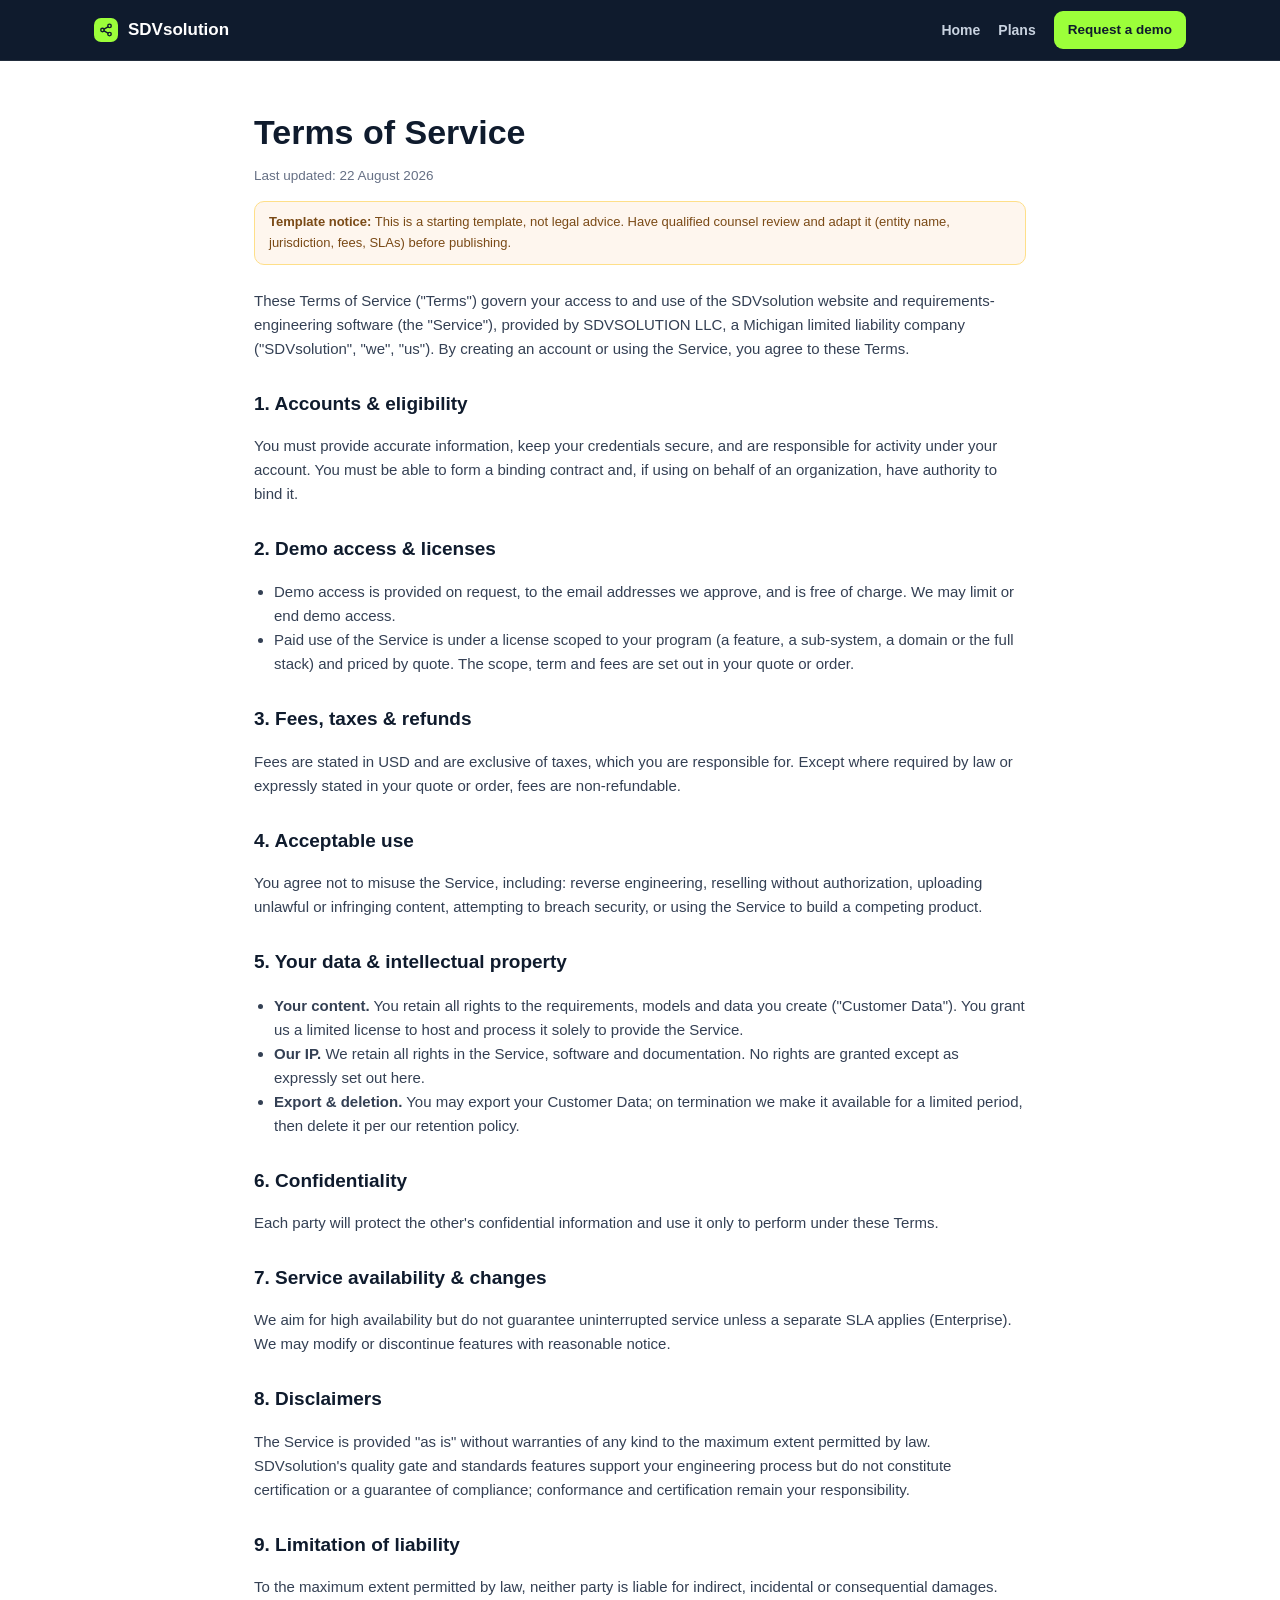
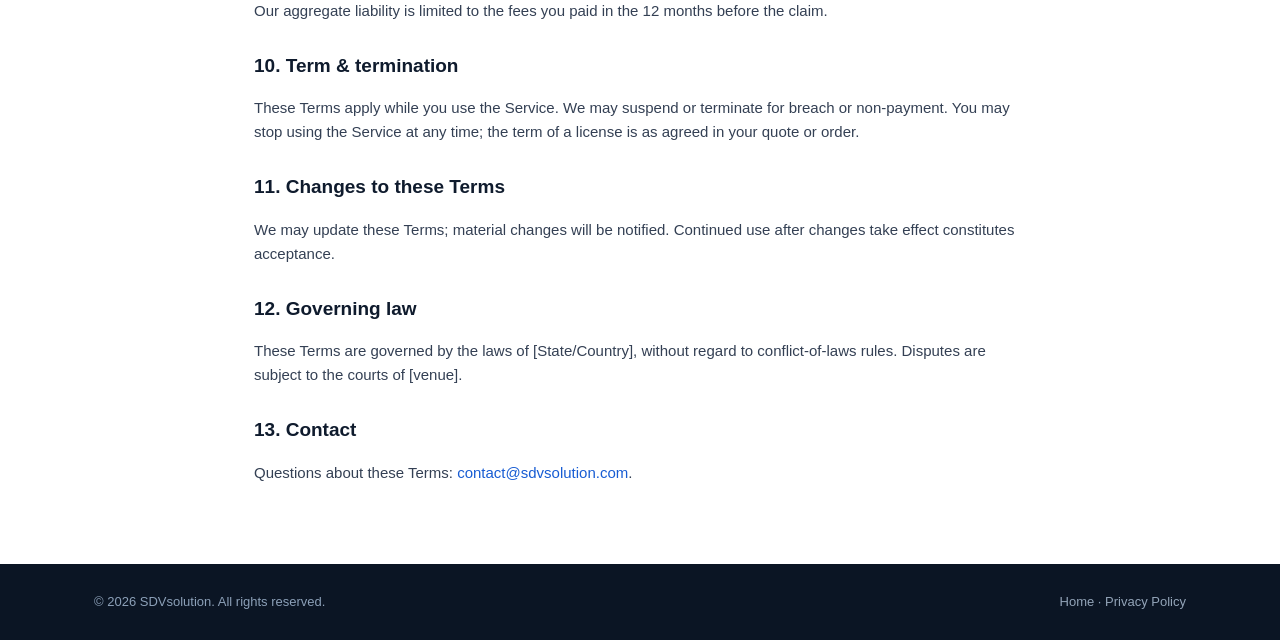
<file: terms.html>
<!doctype html>
<html lang="en">
<head>
<meta charset="utf-8" />
<meta name="viewport" content="width=device-width, initial-scale=1" />
<title>Terms of Service — SDVsolution</title>
<meta name="description" content="SDVsolution Terms of Service." />
<style>
  :root{--ink:#0F1B2D;--ink2:#1D2939;--text:#344054;--muted:#667085;--line:#E4E7EC;--blue:#175CD3;--accent:#9CFF3A;
    --font:-apple-system,BlinkMacSystemFont,"Segoe UI",Roboto,Inter,Helvetica,Arial,sans-serif;}
  *{box-sizing:border-box}
  body{margin:0;font-family:var(--font);color:var(--text);line-height:1.6;background:#fff}
  a{color:var(--blue);text-decoration:none}a:hover{text-decoration:underline}
  .wrap{max-width:820px;margin:0 auto;padding:0 24px}
  header{background:var(--ink);border-bottom:1px solid rgba(255,255,255,.08)}
  .nav{display:flex;align-items:center;gap:18px;height:60px;max-width:1140px;margin:0 auto;padding:0 24px}
  .brand{display:flex;align-items:center;gap:10px;color:#fff;font-weight:800;font-size:17px}
  .logo{width:24px;height:24px;border-radius:7px;background:var(--accent);display:flex;align-items:center;justify-content:center}
  .nav .sp{margin-left:auto}
  .nav a.l{color:#C9D3E0;font-size:14px;font-weight:600}.nav a.l:hover{color:#fff;text-decoration:none}
  .btn{display:inline-flex;align-items:center;gap:8px;font-weight:700;font-size:13.5px;border-radius:9px;padding:8px 14px;background:var(--accent);color:var(--ink)}
  .doc{padding:44px 0 64px}
  .doc h1{color:var(--ink);font-size:34px;margin:0 0 6px}
  .doc .meta{color:var(--muted);font-size:13.5px;margin-bottom:8px}
  .note{background:#FEF6EE;border:1px solid #FEDF89;border-radius:10px;padding:10px 14px;font-size:13px;color:#7A4A16;margin:14px 0 24px}
  .doc h2{color:var(--ink);font-size:19px;margin:28px 0 8px}
  .doc p,.doc li{font-size:15px}
  .doc ul{padding-left:20px}
  footer{background:#0B1524;color:#8CA0B8;padding:28px 0;font-size:13px}
  footer .wrap{max-width:1140px;display:flex;justify-content:space-between;flex-wrap:wrap;gap:10px}
  footer a{color:#93A4B8}footer a:hover{color:#fff}
</style>
</head>
<body>
<header>
  <div class="nav">
    <a class="brand" href="index.html"><span class="logo"><svg width="14" height="14" viewBox="0 0 24 24" fill="none" stroke="#0F1B2D" stroke-width="2.4" stroke-linecap="round" stroke-linejoin="round"><circle cx="18" cy="5" r="3"/><circle cx="6" cy="12" r="3"/><circle cx="18" cy="19" r="3"/><path d="M8.6 13.5l6.8 4M15.4 6.5l-6.8 4"/></svg></span>SDVsolution</a>
    <span class="sp"></span>
    <a class="l" href="index.html">Home</a>
    <a class="l" href="solutions.html#plans">Plans</a>
    <a class="btn" href="index.html#demo">Request a demo</a>
  </div>
</header>

<main class="doc"><div class="wrap">
  <h1>Terms of Service</h1>
  <div class="meta">Last updated: 22 August 2026</div>
  <div class="note"><b>Template notice:</b> This is a starting template, not legal advice. Have qualified counsel review and adapt it (entity name, jurisdiction, fees, SLAs) before publishing.</div>

  <p>These Terms of Service ("Terms") govern your access to and use of the SDVsolution website and requirements-engineering software (the "Service"), provided by SDVSOLUTION LLC, a Michigan limited liability company ("SDVsolution", "we", "us"). By creating an account or using the Service, you agree to these Terms.</p>

  <h2>1. Accounts &amp; eligibility</h2>
  <p>You must provide accurate information, keep your credentials secure, and are responsible for activity under your account. You must be able to form a binding contract and, if using on behalf of an organization, have authority to bind it.</p>

  <h2>2. Demo access &amp; licenses</h2>
  <ul>
    <li>Demo access is provided on request, to the email addresses we approve, and is free of charge. We may limit or end demo access.</li>
    <li>Paid use of the Service is under a license scoped to your program (a feature, a sub-system, a domain or the full stack) and priced by quote. The scope, term and fees are set out in your quote or order.</li>
  </ul>

  <h2>3. Fees, taxes &amp; refunds</h2>
  <p>Fees are stated in USD and are exclusive of taxes, which you are responsible for. Except where required by law or expressly stated in your quote or order, fees are non-refundable.</p>

  <h2>4. Acceptable use</h2>
  <p>You agree not to misuse the Service, including: reverse engineering, reselling without authorization, uploading unlawful or infringing content, attempting to breach security, or using the Service to build a competing product.</p>

  <h2>5. Your data &amp; intellectual property</h2>
  <ul>
    <li><b>Your content.</b> You retain all rights to the requirements, models and data you create ("Customer Data"). You grant us a limited license to host and process it solely to provide the Service.</li>
    <li><b>Our IP.</b> We retain all rights in the Service, software and documentation. No rights are granted except as expressly set out here.</li>
    <li><b>Export &amp; deletion.</b> You may export your Customer Data; on termination we make it available for a limited period, then delete it per our retention policy.</li>
  </ul>

  <h2>6. Confidentiality</h2>
  <p>Each party will protect the other's confidential information and use it only to perform under these Terms.</p>

  <h2>7. Service availability &amp; changes</h2>
  <p>We aim for high availability but do not guarantee uninterrupted service unless a separate SLA applies (Enterprise). We may modify or discontinue features with reasonable notice.</p>

  <h2>8. Disclaimers</h2>
  <p>The Service is provided "as is" without warranties of any kind to the maximum extent permitted by law. SDVsolution's quality gate and standards features support your engineering process but do not constitute certification or a guarantee of compliance; conformance and certification remain your responsibility.</p>

  <h2>9. Limitation of liability</h2>
  <p>To the maximum extent permitted by law, neither party is liable for indirect, incidental or consequential damages. Our aggregate liability is limited to the fees you paid in the 12 months before the claim.</p>

  <h2>10. Term &amp; termination</h2>
  <p>These Terms apply while you use the Service. We may suspend or terminate for breach or non-payment. You may stop using the Service at any time; the term of a license is as agreed in your quote or order.</p>

  <h2>11. Changes to these Terms</h2>
  <p>We may update these Terms; material changes will be notified. Continued use after changes take effect constitutes acceptance.</p>

  <h2>12. Governing law</h2>
  <p>These Terms are governed by the laws of [State/Country], without regard to conflict-of-laws rules. Disputes are subject to the courts of [venue].</p>

  <h2>13. Contact</h2>
  <p>Questions about these Terms: <a href="mailto:contact@sdvsolution.com">contact@sdvsolution.com</a>.</p>
</div></main>

<footer><div class="wrap">
  <span>© 2026 SDVsolution. All rights reserved.</span>
  <span><a href="index.html">Home</a> · <a href="privacy.html">Privacy Policy</a></span>
</div></footer>
</body>
</html>
</file>
<file: assets/site.css>
/* SDVsolution website. Dark, drawing-led. Bus colours carry meaning: CAN amber, LIN blue, Ethernet lime. */
@font-face{font-family:"Barlow Condensed";font-weight:600;font-display:swap;src:url("fonts/barlow-condensed-latin-600-normal.woff2") format("woff2")}
@font-face{font-family:"Barlow";font-weight:400;font-display:swap;src:url("fonts/barlow-latin-400-normal.woff2") format("woff2")}
@font-face{font-family:"Barlow";font-weight:600;font-display:swap;src:url("fonts/barlow-latin-600-normal.woff2") format("woff2")}

:root{
  --black:#000; --ink:#0A0F14; --panel:#121A22; --panel2:#18222C; --line:#26323D;
  --text:#E8EEF2; --muted:#9AA8B4; --dim:#6C7A86;
  --lime:#9CFF3A; --can:#FFB020; --lin:#4FC3F7; --paper:#F4F6F8; --paper-ink:#0A0F14; --paper-muted:#51606C;
  --max:1200px;
  --display:"Barlow Condensed","Arial Narrow",Arial,sans-serif;
  --body:"Barlow","Segoe UI",Helvetica,Arial,sans-serif;
}
*{box-sizing:border-box}
html{scroll-behavior:smooth}
body{margin:0;background:var(--black);color:var(--text);font-family:var(--body);font-size:17px;line-height:1.55;-webkit-font-smoothing:antialiased}
a{color:inherit}
img,svg{max-width:100%}
:focus-visible{outline:2px solid var(--lime);outline-offset:3px}
.wrap{max-width:var(--max);margin:0 auto;padding:0 28px}

h1,h2,h3{font-family:var(--display);font-weight:600;line-height:1.02;margin:0;letter-spacing:.005em}
h1{font-size:clamp(44px,6.4vw,88px)}
h2{font-size:clamp(34px,4vw,54px)}
h3{font-size:26px;line-height:1.1}
p{margin:0}
.lead{font-size:20px;color:var(--muted);max-width:60ch}
.kicker{font-weight:600;color:var(--lime);font-size:15px;margin-bottom:14px}

/* buttons and links */
.btn{display:inline-block;font-family:var(--body);font-weight:600;font-size:16px;text-decoration:none;padding:13px 22px;border:1px solid transparent;cursor:pointer;line-height:1.2}
.btn-lime{background:var(--lime);color:#000}
.btn-lime:hover{background:#b6ff6b}
.btn-line{border-color:#55636f;color:var(--text)}
.btn-line:hover{border-color:var(--text)}
.more{font-weight:600;color:var(--lime);text-decoration:none;border-bottom:1px solid rgba(156,255,58,.4);padding-bottom:2px}
.more:hover{border-bottom-color:var(--lime)}
.on-paper .more{color:#1f6f00;border-bottom-color:rgba(31,111,0,.4)}

/* header */
.top{position:sticky;top:0;z-index:40;background:rgba(0,0,0,.88);backdrop-filter:blur(10px);border-bottom:1px solid var(--line)}
.nav{display:flex;align-items:center;gap:28px;height:66px}
.brand{display:flex;align-items:center;gap:10px;font-family:var(--display);font-size:25px;font-weight:600;text-decoration:none;color:#fff;letter-spacing:.01em}
.brand svg{display:block}
.navlinks{display:flex;gap:24px;margin-left:10px}
.navlinks a{font-size:15.5px;font-weight:600;color:#C4CFD8;text-decoration:none;padding:22px 0;border-bottom:2px solid transparent}
.navlinks a:hover,.navlinks a[aria-current="page"]{color:#fff;border-bottom-color:var(--lime)}
.nav-cta{margin-left:auto;display:flex;align-items:center;gap:18px}
.nav-cta .login{font-size:15.5px;font-weight:600;color:#C4CFD8;text-decoration:none}
.nav-cta .login:hover{color:#fff}
.nav-cta .btn{padding:10px 18px;font-size:15px}

/* hero */
.hero{position:relative;overflow:hidden;border-bottom:1px solid var(--line);background:var(--ink)}
.hero .wrap{position:relative;display:grid;grid-template-columns:minmax(0,5fr) minmax(0,6fr);gap:40px;align-items:center;padding-top:84px;padding-bottom:84px}
.hero h1{color:#fff}
.hero .lead{margin:24px 0 32px}
.hero .cta{display:flex;gap:14px;flex-wrap:wrap}
.hero .fine{color:var(--dim);font-size:14.5px;margin-top:18px}
.topo{width:100%;height:auto;display:block}
.topo .bus{fill:none;stroke-width:2;stroke-dasharray:900;stroke-dashoffset:900;animation:draw 1.6s ease-out forwards}
.topo .b2{animation-delay:.25s}.topo .b3{animation-delay:.5s}
@keyframes draw{to{stroke-dashoffset:0}}
@media (prefers-reduced-motion:reduce){.topo .bus{animation:none;stroke-dashoffset:0}html{scroll-behavior:auto}}
.legend{display:flex;gap:22px;flex-wrap:wrap;font-size:14px;color:var(--muted);margin-top:14px}
.legend i{display:inline-block;width:22px;height:3px;vertical-align:middle;margin-right:8px}

/* page hero (detail pages) */
.phero{background:var(--ink);border-bottom:1px solid var(--line);padding:76px 0 64px}
.phero h1{font-size:clamp(40px,5.2vw,72px);max-width:18ch;color:#fff}
.phero .lead{margin-top:22px}
.crumb{font-size:14.5px;color:var(--dim);margin-bottom:22px}
.crumb a{color:var(--muted);text-decoration:none}
.crumb a:hover{color:#fff}

/* standards strip */
.strip{border-bottom:1px solid var(--line);background:#000}
.strip .wrap{display:flex;flex-wrap:wrap;gap:10px 40px;align-items:baseline;padding-top:22px;padding-bottom:22px}
.strip span{color:var(--dim);font-size:15px}
.strip b{font-family:var(--display);font-size:22px;font-weight:600;color:#D5DEE5}

/* bands */
.band{padding:96px 0}
.band-ink{background:var(--ink)}
.band-black{background:#000}
.on-paper{background:var(--paper);color:var(--paper-ink)}
.on-paper .lead,.on-paper .muted{color:var(--paper-muted)}
.on-paper .kicker{color:#1f6f00}
.head{max-width:780px;margin-bottom:54px}
.head .lead{margin-top:18px}
.muted{color:var(--muted)}

/* alternating feature rows */
.row{display:grid;grid-template-columns:minmax(0,1fr) minmax(0,1fr);gap:64px;align-items:center;padding:56px 0;border-top:1px solid var(--line)}
.row:first-of-type{border-top:0;padding-top:0}
.row.flip .art{order:2}
.row h3{font-size:38px;color:#fff;margin-bottom:16px}
.row p{color:var(--muted);max-width:52ch}
.row ul{margin:18px 0 22px;padding:0;list-style:none}
.row li{padding:9px 0 9px 22px;border-top:1px solid var(--line);position:relative;color:#CBD5DD;font-size:16px}
.row li:before{content:"";position:absolute;left:0;top:19px;width:10px;height:2px;background:var(--lime)}
.art{background:var(--panel);border:1px solid var(--line);padding:22px}
.art svg{display:block;width:100%;height:auto}
.art figcaption,.cap{font-size:14px;color:var(--dim);margin-top:12px}
figure{margin:0}

/* building blocks */
.blocks{display:grid;grid-template-columns:repeat(3,1fr);border-top:1px solid #C9D2DA;border-left:1px solid #C9D2DA}
.block{padding:28px;border-right:1px solid #C9D2DA;border-bottom:1px solid #C9D2DA}
.block h3{font-size:25px;margin-bottom:10px}
.block p{font-size:16px;color:var(--paper-muted)}

/* NVIDIA band */
.gens{display:grid;grid-template-columns:repeat(3,1fr);gap:1px;background:var(--line);border:1px solid var(--line)}
.gen{background:var(--panel);padding:34px}
.gen .tag{font-family:var(--display);font-size:20px;color:var(--lime);margin-bottom:8px}
.gen h3{color:#fff;margin-bottom:12px;font-size:30px}
.gen p{color:var(--muted);font-size:16.5px}
.gen ul{list-style:none;margin:18px 0 0;padding:0}
.gen li{padding:9px 0 9px 22px;border-top:1px solid var(--line);position:relative;font-size:16px;color:#CBD5DD}
.gen li:before{content:"";position:absolute;left:0;top:19px;width:10px;height:2px;background:var(--lime)}
.four{display:grid;grid-template-columns:repeat(4,1fr);gap:28px;margin-top:44px}
.four div{border-top:2px solid var(--lime);padding-top:14px}
.four b{display:block;font-family:var(--display);font-size:22px;font-weight:600;color:#fff;margin-bottom:6px}
.four span{font-size:15.5px;color:var(--muted)}
.on-paper .four b{color:var(--paper-ink)}
.on-paper .four span{color:var(--paper-muted)}
.on-paper .four div{border-top-color:#1f6f00}
.legal{font-size:13.5px;color:var(--dim);margin-top:38px;max-width:80ch}

/* steps (a real sequence) */
.steps{display:grid;grid-template-columns:repeat(4,1fr);gap:0;counter-reset:s;border-top:1px solid var(--line)}
.step{padding:26px 26px 0 0;counter-increment:s}
.step:before{content:counter(s);font-family:var(--display);font-size:54px;line-height:1;color:var(--lime);display:block;margin-bottom:10px}
.step h3{color:#fff;margin-bottom:8px}
.step p{color:var(--muted);font-size:16px}
.steps.five{grid-template-columns:repeat(5,1fr)}

/* tables */
.tbl{width:100%;border-collapse:collapse;font-size:16px}
.tbl th,.tbl td{text-align:left;padding:13px 16px 13px 0;border-bottom:1px solid var(--line);vertical-align:top}
.tbl th{font-weight:600;color:#fff;border-bottom-color:#55636f}
.tbl td{color:#CBD5DD}
.tbl td:first-child{color:#fff;font-weight:600;white-space:nowrap;padding-right:28px}
.on-paper .tbl th,.on-paper .tbl td:first-child{color:var(--paper-ink)}
.on-paper .tbl td{color:#33414c}
.on-paper .tbl th,.on-paper .tbl td{border-bottom-color:#C9D2DA}
.scroll{overflow-x:auto}

/* two columns of prose */
.cols{display:grid;grid-template-columns:repeat(2,1fr);gap:44px 64px}
.cols h3{margin-bottom:10px}
.cols p{color:var(--muted);font-size:16.5px}
.on-paper .cols p{color:var(--paper-muted)}

/* plans */
.plans{display:grid;grid-template-columns:repeat(2,1fr);gap:1px;background:var(--line);border:1px solid var(--line);max-width:940px}
.plan{background:var(--panel);padding:34px;display:flex;flex-direction:column}
.plan h3{color:#fff;font-size:30px}
.plan .amt{font-family:var(--display);font-size:46px;color:var(--lime);line-height:1;margin:16px 0 4px}
.plan .per{color:var(--dim);font-size:15px}
.plan ul{list-style:none;padding:0;margin:20px 0 26px;flex:1}
.plan li{padding:9px 0;border-top:1px solid var(--line);font-size:16px;color:#CBD5DD}
.plan .btn{text-align:center}

/* scopes */
.scopes{display:grid;grid-template-columns:repeat(4,1fr);gap:0;border:1px solid #C9D2DA}
.scope{padding:26px;border-right:1px solid #C9D2DA}
.scope:last-child{border-right:0}
.scope .bar{height:6px;background:#1f6f00;margin-bottom:16px}
.scope h3{margin-bottom:8px}
.scope p{font-size:16px;color:var(--paper-muted)}

/* FAQ */
details{border-top:1px solid var(--line);padding:18px 0}
details:last-of-type{border-bottom:1px solid var(--line)}
summary{font-family:var(--display);font-size:25px;font-weight:600;color:#fff;cursor:pointer;list-style:none}
summary::-webkit-details-marker{display:none}
summary:after{content:"+";float:right;color:var(--lime)}
details[open] summary:after{content:"−"}
details p{color:var(--muted);margin-top:10px;max-width:72ch}

/* contact */
.contact{display:grid;grid-template-columns:minmax(0,1fr) minmax(0,1fr);gap:64px;align-items:start}
.contact h2{color:#fff}
.contact .lead{margin-top:18px}
.contact .pts{list-style:none;padding:0;margin:26px 0 0}
.contact .pts li{padding:11px 0;border-top:1px solid var(--line);color:#CBD5DD;font-size:16.5px}
form.demo{background:var(--panel);border:1px solid var(--line);padding:30px}
form.demo .ttl{font-family:var(--display);font-size:28px;color:#fff;margin-bottom:6px}
form.demo label{display:block;font-size:14.5px;font-weight:600;color:#C4CFD8;margin:16px 0 6px}
form.demo input,form.demo select,form.demo textarea{width:100%;background:#000;border:1px solid #3a4854;color:#fff;font-family:var(--body);font-size:16px;padding:11px 12px;border-radius:0}
form.demo textarea{min-height:92px;resize:vertical}
form.demo button{width:100%;margin-top:20px}
.status{font-size:15px;font-weight:600;margin-top:12px;min-height:22px}

/* footer */
footer{background:#000;border-top:1px solid var(--line);padding:56px 0 34px;color:var(--muted);font-size:15.5px}
.fgrid{display:grid;grid-template-columns:1.4fr repeat(3,1fr);gap:40px}
footer h4{font-family:var(--display);font-size:20px;font-weight:600;color:#fff;margin:0 0 12px}
footer a{display:block;color:var(--muted);text-decoration:none;padding:4px 0}
footer a:hover{color:#fff}
.fbot{border-top:1px solid var(--line);margin-top:40px;padding-top:20px;display:flex;justify-content:space-between;flex-wrap:wrap;gap:10px;color:var(--dim);font-size:14px}

/* SVG drawing vocabulary */
.d-box{fill:#0A0F14;stroke:#55636f;stroke-width:1.5}
.d-core{fill:#0A0F14;stroke:var(--lime);stroke-width:2}
.d-t{fill:#E8EEF2;font-family:"Barlow",Arial,sans-serif;font-size:13px;font-weight:600}
.d-s{fill:#9AA8B4;font-family:"Barlow",Arial,sans-serif;font-size:11.5px}
.d-can{stroke:var(--can)}.d-lin{stroke:var(--lin)}.d-eth{stroke:var(--lime)}
.d-wire{fill:none;stroke-width:2}
.d-thin{fill:none;stroke:#3a4854;stroke-width:1}
.d-code{fill:#CBD5DD;font-family:Consolas,"Courier New",monospace;font-size:12.5px}
.d-ok{fill:var(--lime)}

@media(max-width:980px){
  .hero .wrap,.row,.contact{grid-template-columns:1fr;gap:36px}
  .row.flip .art{order:0}
  .blocks,.four,.steps,.steps.five,.scopes{grid-template-columns:repeat(2,1fr)}
  .scope:nth-child(2){border-right:0}.scope:nth-child(-n+2){border-bottom:1px solid #C9D2DA}
  .navlinks{display:none}
  .fgrid{grid-template-columns:1fr 1fr}
  .band{padding:72px 0}
}
@media(max-width:600px){
  body{font-size:16px}
  .blocks,.four,.steps,.steps.five,.scopes,.gens,.plans,.cols,.fgrid{grid-template-columns:1fr}
  .scope{border-right:0;border-bottom:1px solid #C9D2DA}.scope:last-child{border-bottom:0}
  .row h3{font-size:31px}
  .nav-cta .login{display:none}
  .wrap{padding:0 20px}
}
</file>
